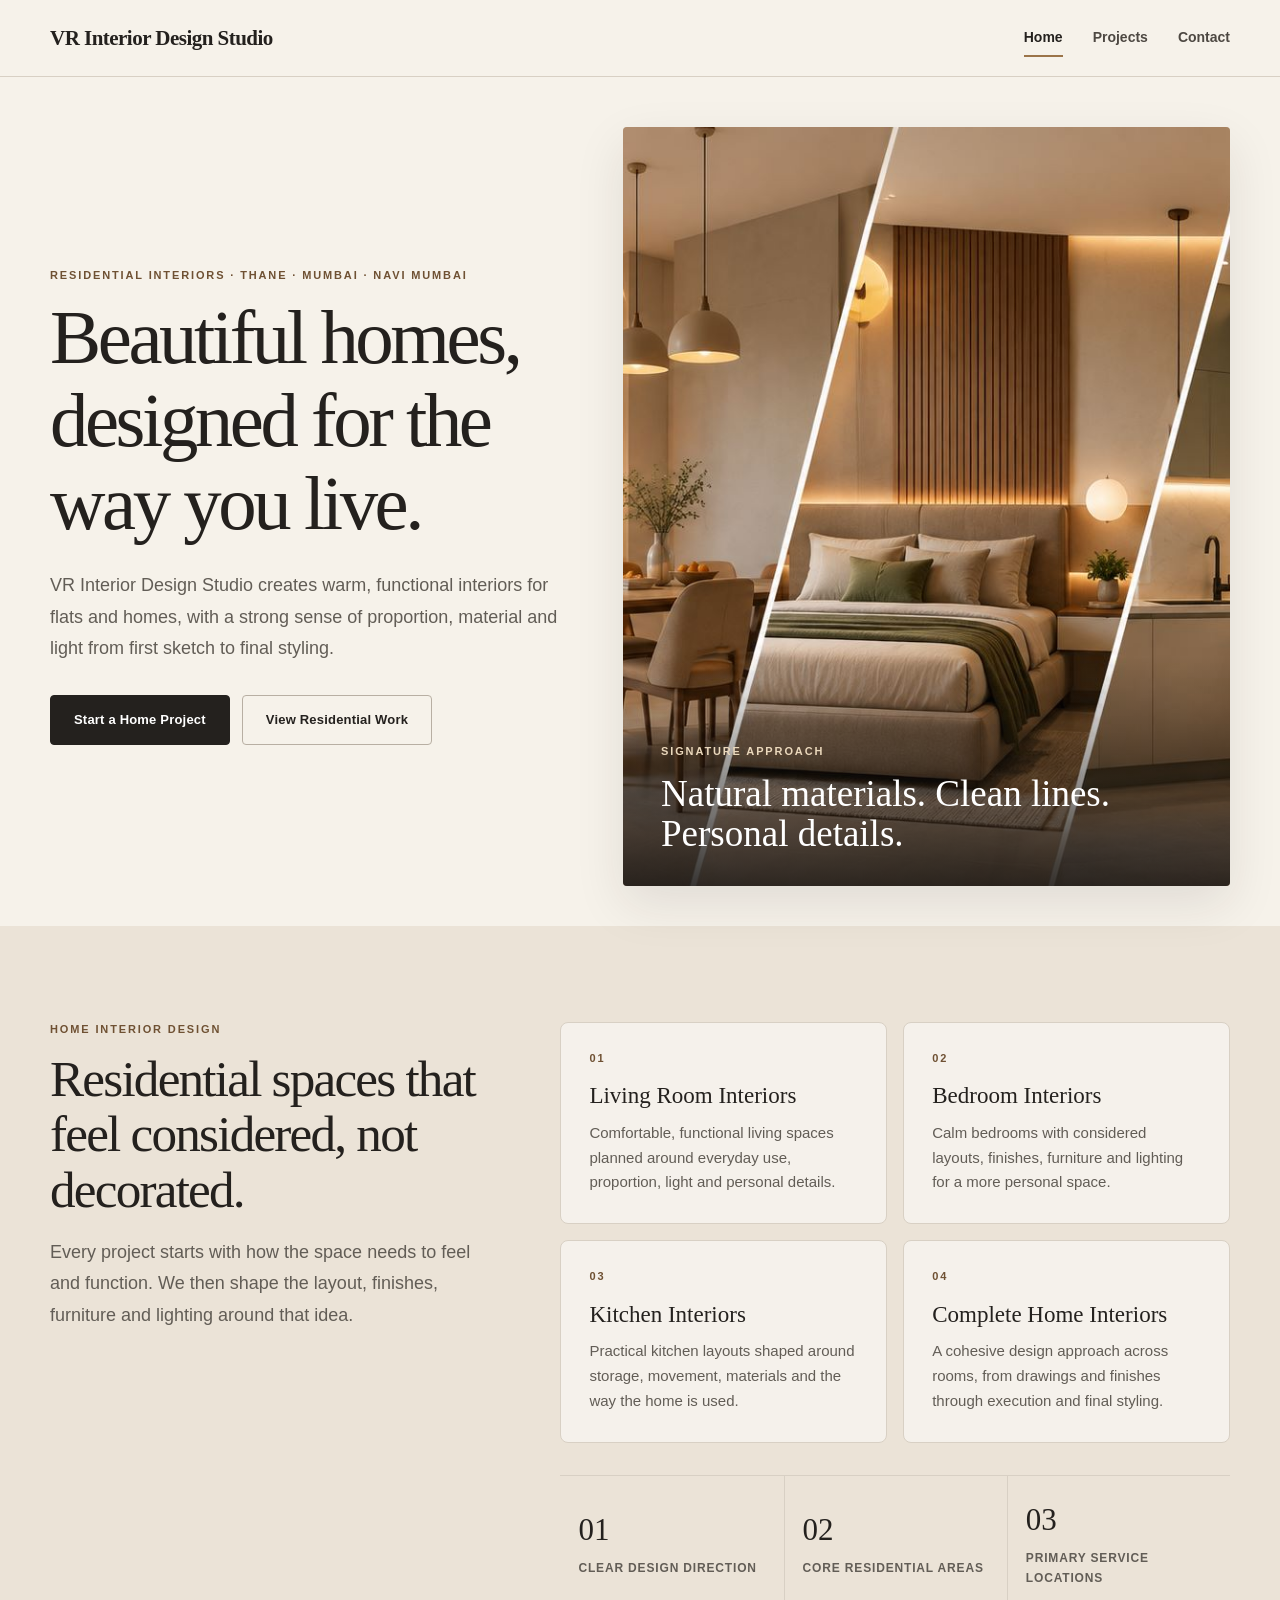
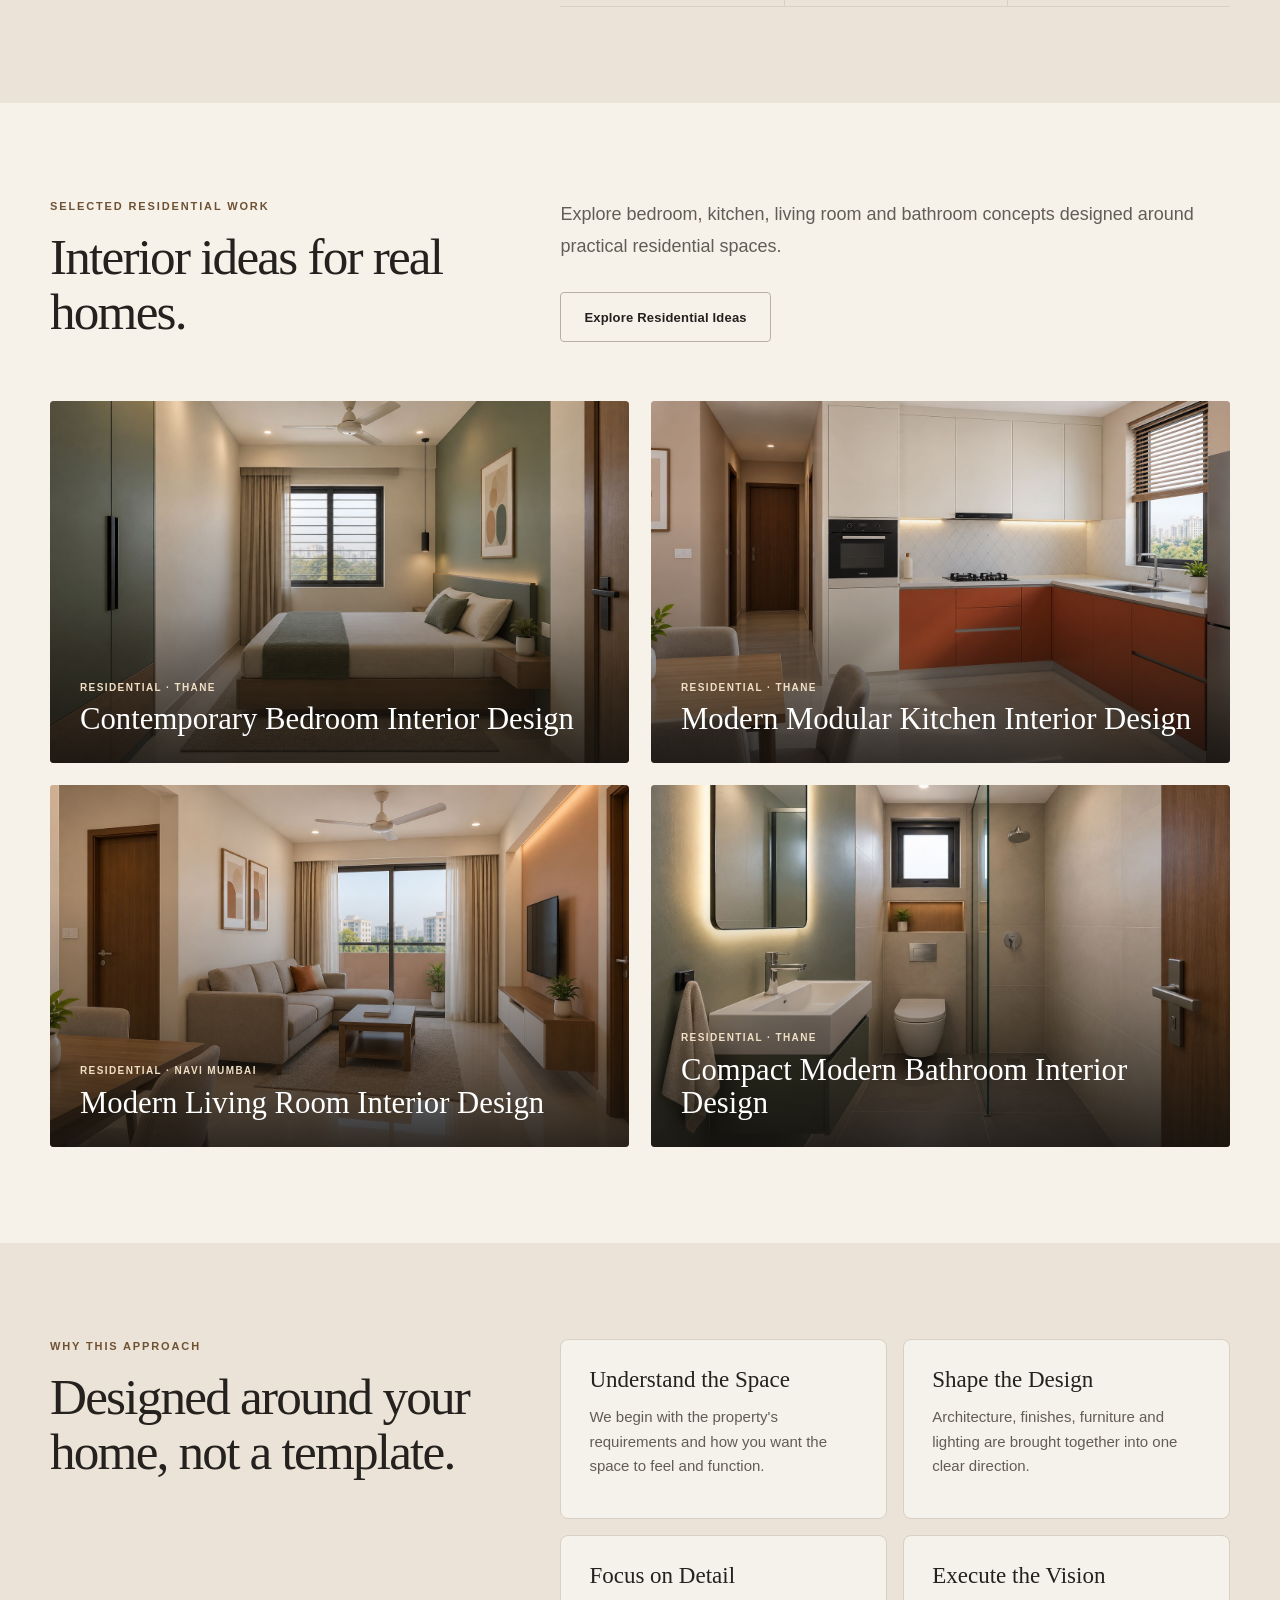
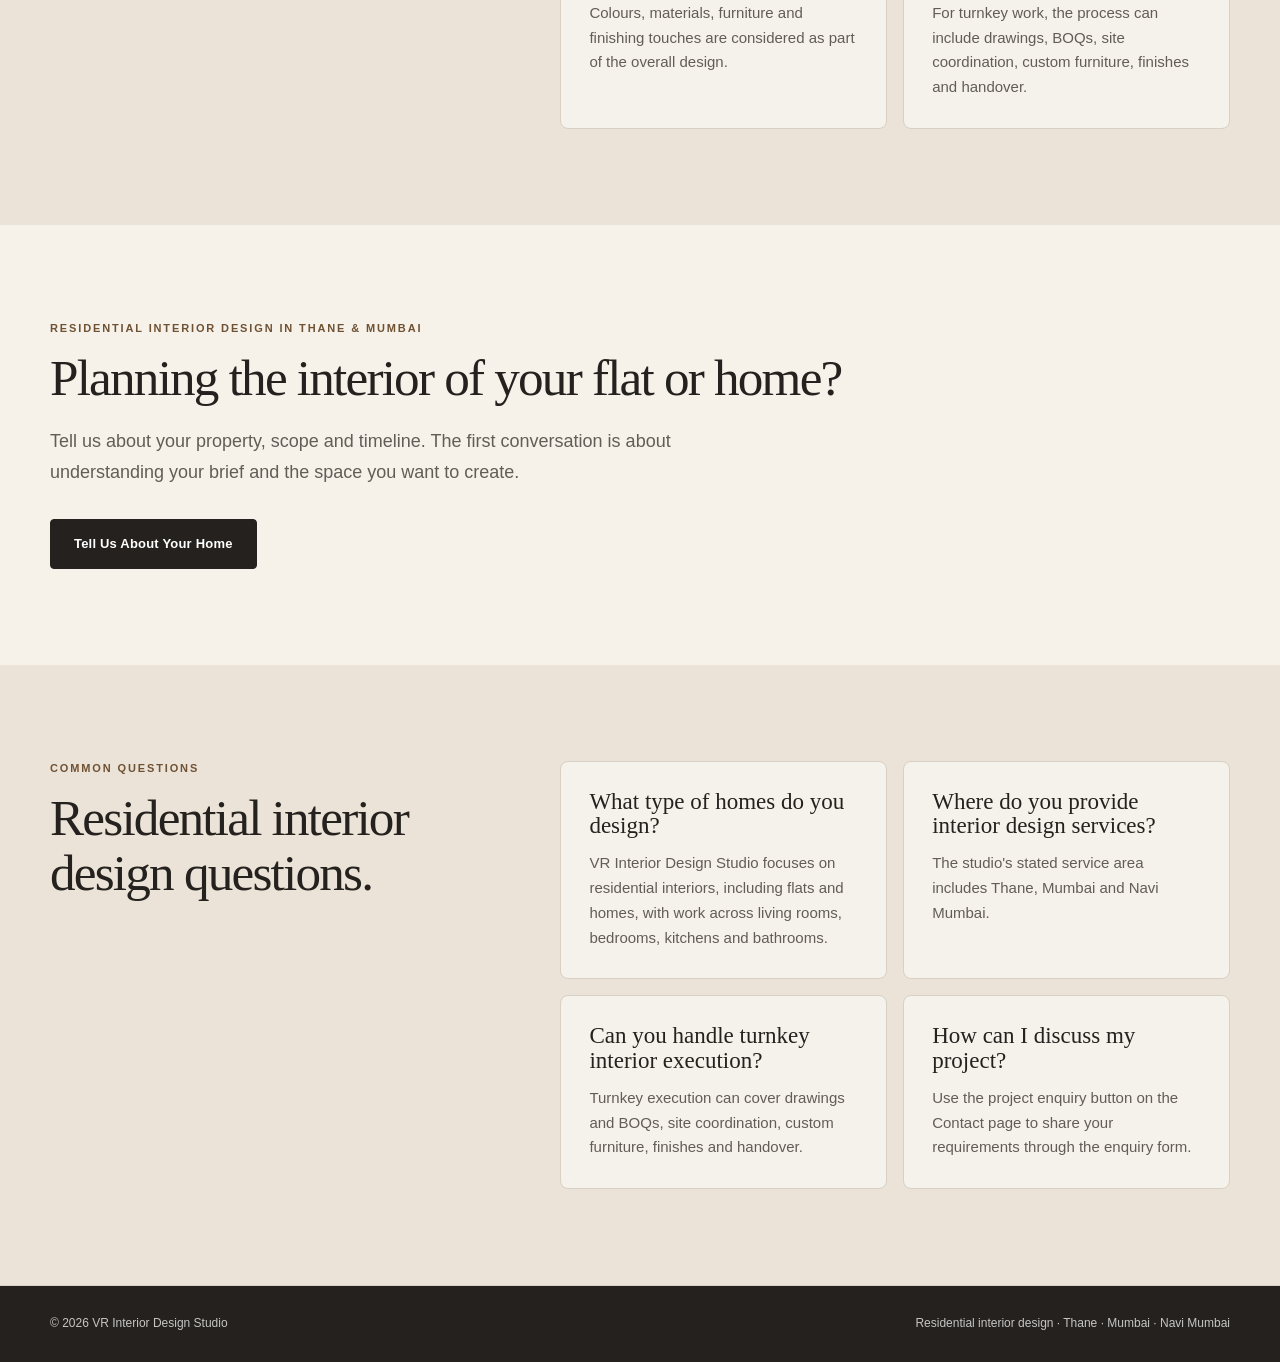
<file: index.html>
<!doctype html>
<html lang="en-IN">
<head>
<meta charset="utf-8">
<meta name="viewport" content="width=device-width, initial-scale=1">
<title>Interior Designers in Thane | VR Interior Design Studio</title>
<meta name="description" content="VR Interior Design Studio creates warm, functional residential interiors for flats and homes in Thane, Mumbai and Navi Mumbai.">
<meta name="robots" content="index, follow">
<link rel="canonical" href="https://vrinteriorsdesignstudio.in/">
<link rel="icon" href="/favicon.ico">
<link rel="stylesheet" href="css/style.css">
<meta property="og:type" content="website">
<meta property="og:site_name" content="VR Interior Design Studio">
<meta property="og:locale" content="en_IN">
<meta property="og:title" content="Interior Designers in Thane | VR Interior Design Studio">
<meta property="og:description" content="Explore residential interior design in Thane, Mumbai and Navi Mumbai. View projects and plan your home project with VR Interior Design Studio.">
<meta property="og:image" content="https://vrinteriorsdesignstudio.in/images/interior-designers.jpg">
<meta property="og:url" content="https://vrinteriorsdesignstudio.in/">
<meta property="og:image" content="https://vrinteriorsdesignstudio.in/images/interior-designers.jpg">
<meta property="og:image:alt" content="Warm modern residential interior used to represent VR Interior Design Studio's home interior services">

<!-- Freshness signals -->
<meta property="article:published_time" content="2026-10-18T00:00:00+05:30">
<meta property="article:modified_time" content="2026-10-18T00:00:00+05:30">

<link rel="stylesheet" href="css/style.css">
<!-- Google tag (gtag.js) -->
<script async src="https://www.googletagmanager.com/gtag/js?id=G-1P1995E1PD"></script>
<script>
  window.dataLayer = window.dataLayer || [];
  function gtag(){dataLayer.push(arguments);} 
  gtag('js', new Date());

  gtag('config', 'G-1P1995E1PD');
</script>
<script type="application/ld+json">
{
  "@context":"https://schema.org",
  "@type":"HomeAndConstructionBusiness",
  "name":"VR Interior Design Studio",
  "url":"https://vrinteriorsdesignstudio.in/",
  "email":"vrinteriorsdesignstudio.in@gmail.com",
  "areaServed":["Thane","Mumbai","Navi Mumbai"],
  "description":"Residential interior design studio creating warm, functional interiors for flats and homes, including living rooms, bedrooms, kitchens, bathrooms and complete home interiors.",
  "keywords":"Interior design, Residential interior design, Home interior design, Flat interior design, thane interior designer",
  "datePublished":"2026-10-18",
  "dateModified":"2026-10-18",
  "author": {
    "@type":"Organization",
    "name":"VR Interior Design Studio",
    "url":"https://vrinteriorsdesignstudio.in/about.html"
  }
}
</script>
<script type="application/ld+json">
{
  "@context": "https://schema.org",
  "@type": "WebPage",
  "url": "https://vrinteriorsdesignstudio.in/",
  "name": "VR Interior Design Studio — Thane & Mumbai Interiors",
  "description": "VR Interior Design Studio creates warm, functional residential interiors for flats and homes in Thane, Mumbai and Navi Mumbai.",
  "datePublished": "2026-10-18",
  "dateModified": "2026-10-18",
  "author": {
    "@type": "Organization",
    "name": "VR Interior Design Studio",
    "url": "https://vrinteriorsdesignstudio.in/about.html"
  },
  "publisher": {
    "@type": "Organization",
    "name": "VR Interior Design Studio",
    "logo": {
      "@type": "ImageObject",
      "url": "https://vrinteriorsdesignstudio.in/images/interior-designers.jpg"
    }
  }
}
</script>
<script type="application/ld+json">
{
  "@context": "https://schema.org",
  "@type": "FAQPage",
  "mainEntity": [
    {
      "@type": "Question",
      "name": "What type of homes do you design?",
      "acceptedAnswer": {
        "@type": "Answer",
        "text": "VR Interior Design Studio focuses on residential interiors, including flats and homes, with work across living rooms, bedrooms, kitchens and bathrooms."
      }
    },
    {
      "@type": "Question",
      "name": "Where do you provide interior design services?",
      "acceptedAnswer": {
        "@type": "Answer",
        "text": "The studio's stated service area includes Thane, Mumbai and Navi Mumbai."
      }
    },
    {
      "@type": "Question",
      "name": "Can you handle turnkey interior execution?",
      "acceptedAnswer": {
        "@type": "Answer",
        "text": "Turnkey execution can cover drawings and BOQs, site coordination, custom furniture, finishes and handover."
      }
    },
    {
      "@type": "Question",
      "name": "How can I discuss my project?",
      "acceptedAnswer": {
        "@type": "Answer",
        "text": "Use the project enquiry button on the Contact page to share your requirements through the enquiry form."
      }
    }
  ]
}
</script>
</head>
<body>
<header class="site-header">
  <div class="container header-inner">
    <a class="brand" href="index.html" aria-label="VR Interior Design Studio home">VR Interior Design Studio</a>
    <button class="nav-toggle" type="button" aria-expanded="false" aria-controls="site-nav" aria-label="Open navigation">
      <span></span><span></span><span></span>
    </button>
    <nav class="nav" id="site-nav" aria-label="Main navigation">
      <a href="index.html" aria-current="page">Home</a>
      <a href="work.html">Projects</a>
      <a href="contact.html">Contact</a>
    </nav>
  </div>
</header>

<main>
<section class="hero">
  <div class="container hero-grid">
    <div>
      <div class="eyebrow">Residential Interiors · Thane · Mumbai · Navi Mumbai</div>
      <h1>Beautiful homes, designed for the way you live.</h1>
      <p class="lead">VR Interior Design Studio creates warm, functional interiors for flats and homes, with a strong sense of proportion, material and light from first sketch to final styling.</p>
      <div class="actions">
        <a class="btn primary" href="contact.html">Start a Home Project</a>
        <a class="btn" href="work.html">View Residential Work</a>
      </div>
    </div>
    <div class="hero-card" aria-label="Residential interior design visual">
      <div class="hero-arch">
        <img src="images/interior-designers.jpg" alt="Warm modern residential interior design for a home in Thane and Mumbai" class="hero-image" width="1536" height="1024" fetchpriority="high" decoding="async">
      </div>
      <div class="caption">
        <div class="eyebrow light-eyebrow">Signature Approach</div>
        <h3>Natural materials. Clean lines. Personal details.</h3>
      </div>
    </div>
  </div>
</section>

<section class="section alt">
  <div class="container split">
    <div class="kicker">
      <div class="eyebrow">Home Interior Design</div>
      <h2>Residential spaces that feel considered, not decorated.</h2>
      <p class="lead">Every project starts with how the space needs to feel and function. We then shape the layout, finishes, furniture and lighting around that idea.</p>
    </div>
    <div class="cards">
      <article class="card"><div class="eyebrow">01</div><h3>Living Room Interiors</h3><p>Comfortable, functional living spaces planned around everyday use, proportion, light and personal details.</p></article>
      <article class="card"><div class="eyebrow">02</div><h3>Bedroom Interiors</h3><p>Calm bedrooms with considered layouts, finishes, furniture and lighting for a more personal space.</p></article>
      <article class="card"><div class="eyebrow">03</div><h3>Kitchen Interiors</h3><p>Practical kitchen layouts shaped around storage, movement, materials and the way the home is used.</p></article>
      <article class="card"><div class="eyebrow">04</div><h3>Complete Home Interiors</h3><p>A cohesive design approach across rooms, from drawings and finishes through execution and final styling.</p></article>
      <div class="stats">
        <div class="stat"><strong>01</strong><span>Clear design direction</span></div>
        <div class="stat"><strong>02</strong><span>Core residential areas</span></div>
        <div class="stat"><strong>03</strong><span>Primary service locations</span></div>
      </div>
    </div>
  </div>
</section>

<section class="section">
  <div class="container">
    <div class="split section-intro">
      <div><div class="eyebrow">Selected Residential Work</div><h2>Interior ideas for real homes.</h2></div>
      <div><p class="lead">Explore bedroom, kitchen, living room and bathroom concepts designed around practical residential spaces.</p><div class="actions"><a class="btn" href="work.html">Explore Residential Ideas</a></div></div>
    </div>
    <div class="work-grid">
      <a class="project one" href="work.html">
        <div class="project-bg"><img src="images/modern-bedroom-interior-design-thane.jpg" alt="Contemporary bedroom interior design in Thane" width="1472" height="832" loading="lazy" decoding="async"></div>
        <div class="project-copy"><span>Residential · Thane</span><h3>Contemporary Bedroom Interior Design</h3></div>
      </a>
      <a class="project two" href="work.html">
        <div class="project-bg"><img src="images/best-kitchen-area-interior-designer.jpg" alt="Modern modular kitchen interior design in Thane" width="1472" height="832" loading="lazy" decoding="async"></div>
        <div class="project-copy"><span>Residential · Thane</span><h3>Modern Modular Kitchen Interior Design</h3></div>
      </a>
      <a class="project three" href="work.html">
        <div class="project-bg"><img src="images/living-room-interior-design.jpg" alt="Modern living room interior design in Navi Mumbai" width="1472" height="832" loading="lazy" decoding="async"></div>
        <div class="project-copy"><span>Residential · Navi Mumbai</span><h3>Modern Living Room Interior Design</h3></div>
      </a>
      <a class="project four" href="work.html">
        <div class="project-bg"><img src="images/modern-bathroom-interior-design-thane.jpg" alt="Compact modern bathroom interior design in Thane" width="1472" height="832" loading="lazy" decoding="async"></div>
        <div class="project-copy"><span>Residential · Thane</span><h3>Compact Modern Bathroom Interior Design</h3></div>
      </a>
    </div>
  </div>
</section>

<section class="section alt">
  <div class="container split">
    <div class="kicker"><div class="eyebrow">Why This Approach</div><h2>Designed around your home, not a template.</h2></div>
    <div class="cards">
      <article class="card"><h3>Understand the Space</h3><p>We begin with the property's requirements and how you want the space to feel and function.</p></article>
      <article class="card"><h3>Shape the Design</h3><p>Architecture, finishes, furniture and lighting are brought together into one clear direction.</p></article>
      <article class="card"><h3>Focus on Detail</h3><p>Colours, materials, furniture and finishing touches are considered as part of the overall design.</p></article>
      <article class="card"><h3>Execute the Vision</h3><p>For turnkey work, the process can include drawings, BOQs, site coordination, custom furniture, finishes and handover.</p></article>
    </div>
  </div>
</section>

<section class="section">
  <div class="container cta">
    <div class="eyebrow">Residential Interior Design in Thane & Mumbai</div>
    <h2>Planning the interior of your flat or home?</h2>
    <p class="lead">Tell us about your property, scope and timeline. The first conversation is about understanding your brief and the space you want to create.</p>
    <div class="actions"><a class="btn primary" href="contact.html">Tell Us About Your Home</a></div>
  </div>
</section>

<section class="section alt">
  <div class="container split">
    <div class="kicker"><div class="eyebrow">Common Questions</div><h2>Residential interior design questions.</h2></div>
    <div class="cards">
      <article class="card"><h3>What type of homes do you design?</h3><p>VR Interior Design Studio focuses on residential interiors, including flats and homes, with work across living rooms, bedrooms, kitchens and bathrooms.</p></article>
      <article class="card"><h3>Where do you provide interior design services?</h3><p>The studio's stated service area includes Thane, Mumbai and Navi Mumbai.</p></article>
      <article class="card"><h3>Can you handle turnkey interior execution?</h3><p>Turnkey execution can cover drawings and BOQs, site coordination, custom furniture, finishes and handover.</p></article>
      <article class="card"><h3>How can I discuss my project?</h3><p>Use the project enquiry button on the Contact page to share your requirements through the enquiry form.</p></article>
    </div>
  </div>
</section>
</main>

<footer class="footer">
  <div class="container footer-inner">
    <div>© <span data-year>2026</span> VR Interior Design Studio</div>
    <div>Residential interior design · Thane · Mumbai · Navi Mumbai</div>
  </div>
</footer>
<script src="js/app.js" defer></script>
</body>
</html>
</file>
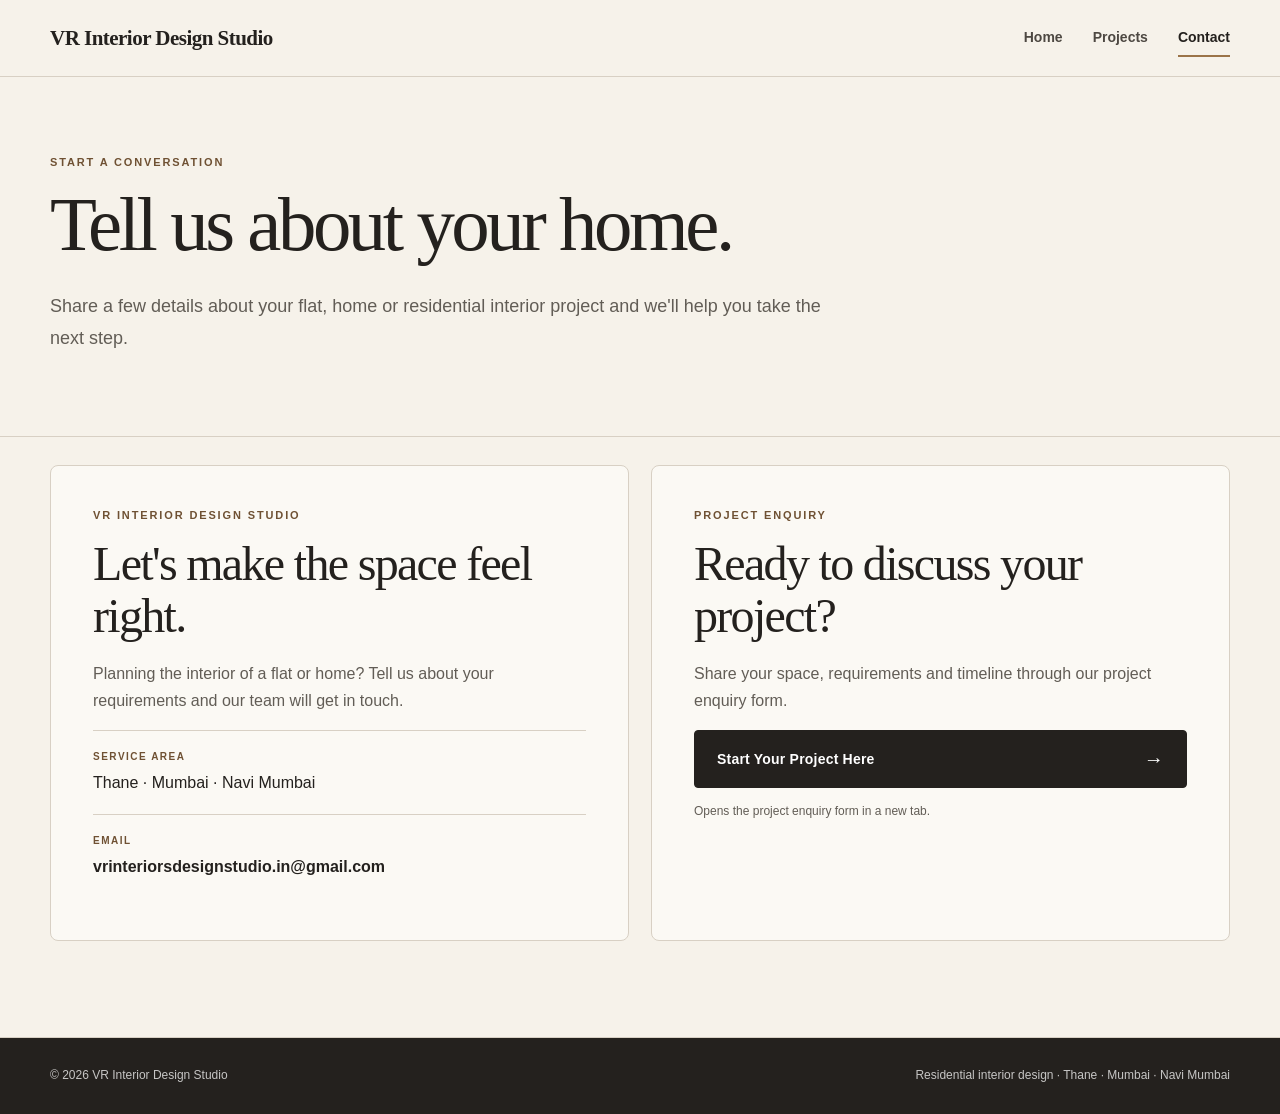
<file: contact.html>
<!doctype html>
<html lang="en-IN">
<head>
<meta charset="utf-8">
<meta name="viewport" content="width=device-width, initial-scale=1">
<title>Contact Residential Interior Designers in Thane | VR Interior Design Studio</title>
<meta name="description" content="Discuss your flat or home interior design project with VR Interior Design Studio in Thane, Mumbai or Navi Mumbai. Share your requirements through the project enquiry form.">
<meta name="robots" content="index, follow">
<link rel="canonical" href="https://vrinteriorsdesignstudio.in/contact.html">
<link rel="stylesheet" href="css/style.css">
</head>
<body>
<header class="site-header"><div class="container header-inner">
<a class="brand" href="index.html">VR Interior Design Studio</a>
<button class="nav-toggle" type="button" aria-expanded="false" aria-controls="site-nav" aria-label="Open navigation"><span></span><span></span><span></span></button>
<nav class="nav" id="site-nav" aria-label="Main navigation"><a href="index.html">Home</a><a href="work.html">Projects</a><a href="contact.html" aria-current="page">Contact</a></nav>
</div></header>
<main>
<section class="page-head"><div class="container"><div class="eyebrow">START A CONVERSATION</div><h1>Tell us about your home.</h1><p class="lead">Share a few details about your flat, home or residential interior project and we'll help you take the next step.</p></div></section>
<section class="section contact-section"><div class="container contact-grid">
<div class="contact-panel"><div class="eyebrow">VR Interior Design Studio</div><h2>Let's make the space feel right.</h2><p>Planning the interior of a flat or home? Tell us about your requirements and our team will get in touch.</p><div class="info-row"><small>Service Area</small>Thane · Mumbai · Navi Mumbai</div><div class="info-row"><small>Email</small><a href="mailto:vrinteriorsdesignstudio.in@gmail.com">vrinteriorsdesignstudio.in@gmail.com</a></div></div>
<div class="contact-panel"><div class="eyebrow">PROJECT ENQUIRY</div><h2>Ready to discuss your project?</h2><p>Share your space, requirements and timeline through our project enquiry form.</p><a href="https://docs.google.com/forms/d/e/1FAIpQLSeuGaTkdnTvVUq3gwgicaSkTu48bex0-Aa0MZv0o1pcDc_f0g/viewform?usp=publish-editor" class="btn primary enquiry-btn" target="_blank" rel="noopener noreferrer" aria-label="Open the VR Interior Design Studio project enquiry form"><span>Start Your Project Here</span><span class="btn-arrow" aria-hidden="true">→</span></a><p class="form-note">Opens the project enquiry form in a new tab.</p></div>
</div></section>
</main>
<footer class="footer"><div class="container footer-inner"><div>© <span data-year>2026</span> VR Interior Design Studio</div><div>Residential interior design · Thane · Mumbai · Navi Mumbai</div></div></footer>
<script src="js/app.js" defer></script>
</body>
</html>
</file>
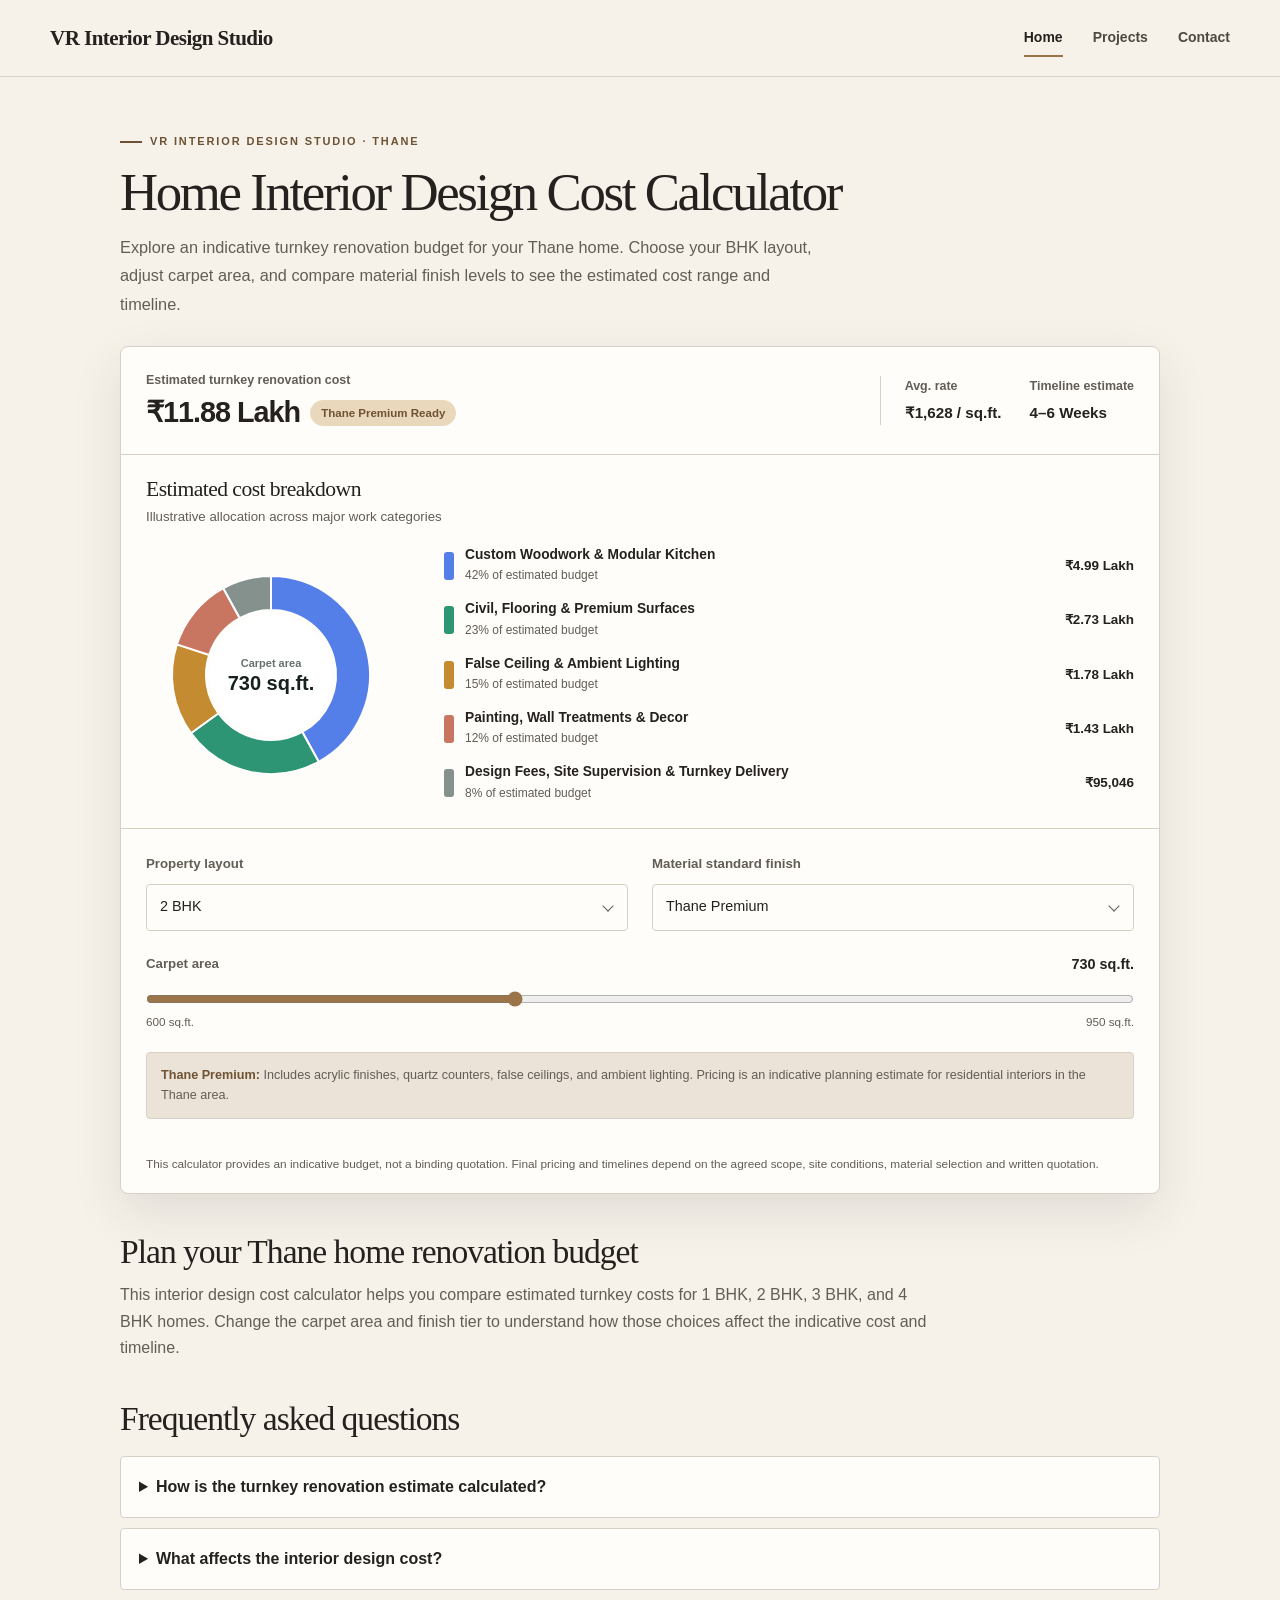
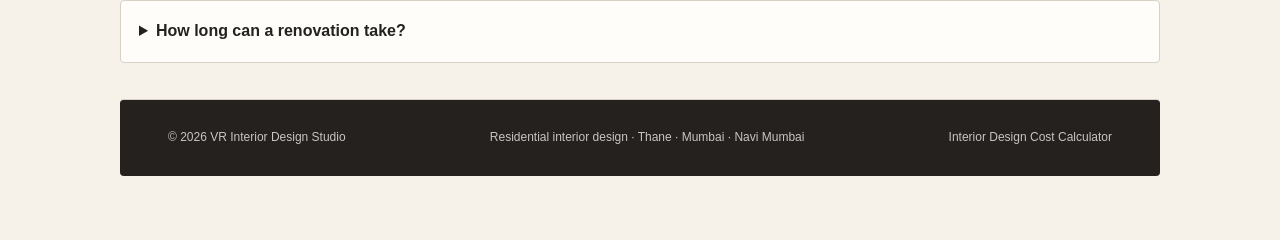
<file: thane-residential-interior-design-cost.html>
<!doctype html>
<html lang="en-IN">
<head>
  <meta charset="utf-8">
  <meta name="viewport" content="width=device-width, initial-scale=1">
  <meta name="theme-color" content="#f8faf9">
  <meta name="robots" content="index,follow,max-image-preview:large">

  <title>Interior Design Cost Calculator in Thane | VR Interior Design Studio</title>
  <meta name="description" content="Estimate turnkey home interior design costs in Thane. Compare 1 BHK, 2 BHK, 3 BHK and 4 BHK layouts with finish tiers and get an indicative renovation budget and timeline.">
  <meta name="keywords" content="interior design cost in Thane, home renovation cost Thane, turnkey interior design Thane, 1 BHK interior cost, 2 BHK interior cost, 3 BHK interior cost, 4 BHK interior cost">
  <link rel="canonical" href="https://vrinteriorsdesignstudio.in/interior-design-cost-calculator/">
  <link rel="stylesheet" href="css/style.css">
  <meta property="og:type" content="website">
  <meta property="og:locale" content="en_IN">
  <meta property="og:site_name" content="VR Interior Design Studio">
  <meta property="og:title" content="Interior Design Cost Calculator in Thane | VR Interior Design Studio">
  <meta property="og:description" content="Estimate turnkey home interior design costs in Thane. Compare layouts and finish tiers to plan your renovation budget and timeline.">
  <meta property="og:url" content="https://vrinteriordesigns.com/thane/interior-design-cost-calculator/">

  <meta name="twitter:card" content="summary_large_image">
  <meta name="twitter:title" content="Interior Design Cost Calculator in Thane | VR Interior Design Studio">
  <meta name="twitter:description" content="Estimate turnkey home interior design costs in Thane. Compare layouts and finish tiers to plan your renovation budget and timeline.">

  <script type="application/ld+json">
  {
    "@context": "https://schema.org",
    "@type": "WebPage",
    "url": "https://vrinteriorsdesignstudio.in/interior-design-cost-calculator/",
    "name": "Interior Design Cost Calculator in Thane",
    "description": "Interactive turnkey home interior cost calculator for comparing property layouts, carpet area, finish tiers, estimated costs, and renovation timelines.",
    "inLanguage": "en-IN",
    "publisher": {
      "@type": "Organization",
      "name": "VR Interior Design Studio",
      "url": "https://vrinteriorsdesignstudio.in/"
    },
    "mainEntity": {
      "@type": "Thing",
      "name": "Home interior design and turnkey renovation cost estimation"
    }
  }
  </script>

  <script type="application/ld+json">
  {
    "@context": "https://schema.org",
    "@type": "FAQPage",
    "mainEntity": [
      {
        "@type": "Question",
        "name": "How is the turnkey renovation estimate calculated?",
        "acceptedAnswer": {
          "@type": "Answer",
          "text": "The estimate multiplies the selected carpet area by the chosen finish tier rate and adds a 5% logistics markup. It is an indicative planning estimate, not a final quotation."
        }
      },
      {
        "@type": "Question",
        "name": "What affects the interior design cost?",
        "acceptedAnswer": {
          "@type": "Answer",
          "text": "The estimate changes with the carpet area, layout, and finish tier. Final project costs may also depend on the agreed scope, site conditions, material selection, fittings, and custom requirements."
        }
      },
      {
        "@type": "Question",
        "name": "How long can a renovation take?",
        "acceptedAnswer": {
          "@type": "Answer",
          "text": "This calculator estimates 4–6 weeks for areas below 800 sq. ft., 6–8 weeks for areas from 800 to below 1,300 sq. ft., and 8–12 weeks for areas of 1,300 sq. ft. or more. Actual timelines vary by scope and site."
        }
      }
    ]
  }
  </script>
  <style>
    .page-shell { width: min(100% - 32px, 1040px); margin: 0 auto; padding: 48px 0 64px; }
    .page-header { max-width: 760px; margin-bottom: 28px; }
    .page-header .eyebrow { display: inline-flex; align-items: center; gap: 8px; }
    .page-header .eyebrow::before { content: ""; display: inline-block; width: 22px; height: 2px; background: currentColor; }
    .page-header h1 { max-width: 760px; margin: 0 0 12px; font-size: clamp(2rem, 5vw, 3.3rem); line-height: 1.08; letter-spacing: -.045em; font-weight: 400; }
    .lede { max-width: 700px; margin: 0; color: var(--muted); font-size: 1.02rem; line-height: 1.75; }
    .calculator { overflow: hidden; border: 1px solid var(--border); border-radius: var(--radius); background: var(--surface); box-shadow: var(--shadow); }
    .estimate-summary { display: flex; flex-wrap: wrap; align-items: center; justify-content: space-between; gap: 18px; padding: 23px 25px; border-bottom: 1px solid var(--border); }
    .estimate-label, .metric-label { display: block; color: var(--muted); font-size: .78rem; font-weight: 650; }
    .estimate-label { margin-bottom: 4px; }
    .estimate-total { display: flex; flex-wrap: wrap; align-items: center; gap: 10px; color: var(--text); font-size: clamp(1.45rem, 3.5vw, 1.8rem); line-height: 1.25; font-weight: 700; letter-spacing: -.035em; font-variant-numeric: tabular-nums; }
    .tier-badge { display: inline-flex; align-items: center; padding: 5px 10px; border: 1px solid var(--accent-light); border-radius: 999px; background: var(--accent-light); color: var(--accent-dark); font-size: .72rem; font-weight: 700; letter-spacing: 0; white-space: nowrap; }
    .metrics { display: flex; gap: 28px; padding-left: 24px; border-left: 1px solid var(--border); }
    .metric-value { display: block; margin-top: 3px; color: var(--text); font-size: .95rem; font-weight: 700; font-variant-numeric: tabular-nums; white-space: nowrap; }
    .breakdown { padding: 22px 25px 24px; border-bottom: 1px solid var(--border); }
    .section-heading { display: flex; align-items: flex-end; justify-content: space-between; gap: 16px; margin: 0 0 18px; }
    .section-heading h2 { margin: 0; font-size: 1.35rem; line-height: 1.2; letter-spacing: -.025em; font-weight: 400; }
    .section-heading p { margin: 3px 0 0; color: var(--muted); font-size: .83rem; }
    .chart-layout { display: grid; grid-template-columns: minmax(190px, 250px) minmax(0, 1fr); align-items: center; gap: clamp(20px, 5vw, 48px); }
    .donut-wrap { width: 100%; max-width: 250px; margin: 0 auto; }
    #costChart { display: block; width: 100%; height: auto; overflow: visible; }
    .legend { display: grid; gap: 14px; margin: 0; padding: 0; list-style: none; }
    .legend-item { display: grid; grid-template-columns: 11px minmax(0, 1fr) auto; align-items: center; gap: 10px; }
    .legend-swatch { width: 10px; height: 28px; border-radius: 3px; }
    .legend-name { display: block; color: var(--text); font-size: .86rem; font-weight: 650; line-height: 1.35; }
    .legend-share { display: block; margin-top: 2px; color: var(--muted); font-size: .75rem; }
    .legend-value { padding-left: 8px; color: var(--text); font-size: .84rem; font-weight: 700; font-variant-numeric: tabular-nums; white-space: nowrap; }
    .controls { padding: 24px 25px 22px; }
    .controls-grid { display: grid; grid-template-columns: 1fr 1fr; gap: 22px 24px; }
    .field { min-width: 0; }
    .field label, .field-label { display: flex; justify-content: space-between; align-items: center; gap: 10px; margin-bottom: 9px; color: var(--muted); font-size: .83rem; font-weight: 650; }
    .select-wrap { position: relative; }
    .page-shell select { width: 100%; min-height: 47px; appearance: none; padding: 0 42px 0 13px; border: 1px solid var(--border); border-radius: 4px; background: var(--surface); color: var(--text); font: inherit; font-size: .9rem; cursor: pointer; }
    .select-wrap::after { content: ""; position: absolute; top: 18px; right: 16px; width: 8px; height: 8px; border-right: 1.7px solid var(--muted); border-bottom: 1.7px solid var(--muted); transform: rotate(45deg); pointer-events: none; }
    .area-number { color: var(--text); font-size: .9rem; font-weight: 700; font-variant-numeric: tabular-nums; white-space: nowrap; }
    .page-shell input[type="range"] { display: block; width: 100%; margin: 15px 0 5px; accent-color: var(--accent); cursor: pointer; }
    .range-limits { display: flex; justify-content: space-between; color: var(--muted); font-size: .73rem; }
    .tier-note { margin: 20px 0 0; padding: 12px 14px; border: 1px solid var(--border); border-radius: 4px; background: var(--bg-alt); color: var(--muted); font-size: .79rem; }
    .tier-note strong { color: var(--accent-dark); }
    .estimate-disclaimer { margin: 0; padding: 14px 25px 18px; color: var(--muted); font-size: .74rem; }
    .content-section { margin-top: 38px; }
    .assumptions-note { margin: 0; padding: 15px 25px 18px; border-top: 1px solid var(--border); background: var(--bg); color: var(--muted); font-size: .78rem; }
    .assumptions-note strong { color: var(--text); }
    .quote-cta { display: grid; grid-template-columns: minmax(0, 1.1fr) minmax(280px, .9fr); gap: 26px; align-items: start; margin-top: 38px; padding: 26px; border: 1px solid var(--border); border-radius: var(--radius); background: var(--surface); box-shadow: var(--shadow); }
    .quote-cta h2 { margin: 0 0 9px; font-size: clamp(1.5rem, 3vw, 2rem); line-height: 1.15; letter-spacing: -.03em; font-weight: 400; }
    .quote-cta p { margin: 0 0 15px; color: var(--muted); font-size: .92rem; }
    .contact-actions { display: flex; flex-wrap: wrap; gap: 10px; }
    .button-link.secondary { background: transparent; color: var(--text); border-color: #b8afa3; }
    .button-link.secondary:hover { background: var(--bg-alt); border-color: var(--text); }
    .quote-form { display: grid; gap: 13px; }
    .quote-form label { display: block; margin-bottom: 5px; color: var(--muted); font-size: .8rem; font-weight: 650; }
    .quote-form input, .quote-form textarea { display: block; width: 100%; min-height: 43px; padding: 10px 12px; border: 1px solid var(--border); border-radius: 4px; background: var(--surface); color: var(--text); font: inherit; font-size: .9rem; }
    .quote-form textarea { min-height: 88px; resize: vertical; }
    .form-hint { margin: 0 !important; color: var(--muted); font-size: .76rem !important; }
    .form-status { color: var(--accent-dark); font-size: .85rem; }
    .quote-contact-line { margin-top: 16px; color: var(--muted); font-size: .84rem; }
    .quote-contact-line a { color: var(--accent-dark); font-weight: 700; }
    .content-section h2 { margin: 0 0 10px; font-size: clamp(1.6rem, 3vw, 2.1rem); line-height: 1.2; letter-spacing: -.03em; font-weight: 400; }
    .content-section p { max-width: 820px; margin: 0; color: var(--muted); }
    .faq-list { display: grid; gap: 10px; margin-top: 16px; }
    .page-shell details { padding: 17px 18px; border: 1px solid var(--border); border-radius: 4px; background: var(--surface); }
    .page-shell summary { color: var(--text); font-weight: 700; cursor: pointer; }
    .page-shell details p { padding-top: 10px; font-size: .92rem; }
    .page-shell > footer { margin-top: 36px; padding: 28px 24px; border-top: 1px solid var(--border); border-radius: 4px; background: var(--dark); color: rgba(255,255,255,.74); font-size: 12px; }
    @media (max-width: 680px) {
      .page-shell { width: min(100% - 22px, 1040px); padding-top: 30px; }
      .estimate-summary { align-items: flex-start; padding: 19px 17px; }
      .metrics { width: 100%; justify-content: flex-start; gap: 24px; padding: 13px 0 0; border-left: 0; border-top: 1px solid var(--border); }
      .breakdown { padding: 20px 17px; }
      .chart-layout { grid-template-columns: minmax(0, 1fr); gap: 22px; }
      .donut-wrap { width: min(100%, 230px); }
      .legend { gap: 13px; }
      .controls { padding: 21px 17px; }
      .controls-grid { grid-template-columns: minmax(0, 1fr); gap: 19px; }
      .quote-cta { grid-template-columns: minmax(0, 1fr); padding: 20px 17px; }
      .assumptions-note { padding: 12px 17px 16px; }
      .estimate-disclaimer { padding: 12px 17px 16px; }
      .page-shell > footer { padding: 22px 17px; }
    }
  </style>
</head>
<body>
  <header class="site-header">
  <div class="container header-inner">
    <a class="brand" href="https://vrinteriorsdesignstudio.in" aria-label="VR Interior Design Studio home">VR Interior Design Studio</a>
    <button class="nav-toggle" type="button" aria-expanded="false" aria-controls="site-nav" aria-label="Open navigation">
      <span></span><span></span><span></span>
    </button>
    <nav class="nav" id="site-nav" aria-label="Main navigation">
      <a href="index.html" aria-current="page">Home</a>
      <a href="work.html">Projects</a>
      <a href="contact.html">Contact</a>
    </nav>
  </div></header>
  <main id="main" class="page-shell">
    <header class="page-header">
      <p class="eyebrow">VR Interior Design Studio · Thane</p>
      <h1>Home Interior Design Cost Calculator</h1>
      <p class="lede">Explore an indicative turnkey renovation budget for your Thane home. Choose your BHK layout, adjust carpet area, and compare material finish levels to see the estimated cost range and timeline.</p>
    </header>

    <section class="calculator" aria-label="Interactive home renovation cost calculator">
      <div class="estimate-summary" aria-live="polite" aria-atomic="true">
        <div>
          <span class="estimate-label">Estimated turnkey renovation cost</span>
          <div class="estimate-total"><span id="totalCost">₹11.88 Lakh</span><span class="tier-badge" id="tierBadge">Thane Premium Ready</span></div>
        </div>
        <div class="metrics">
          <div><span class="metric-label">Avg. rate</span><span class="metric-value" id="rateValue">₹1,628 / sq.ft.</span></div>
          <div><span class="metric-label">Timeline estimate</span><span class="metric-value" id="timelineValue">4–6 Weeks</span></div>
        </div>
      </div>

      <div class="breakdown">
        <div class="section-heading">
          <div><h2>Estimated cost breakdown</h2><p>Illustrative allocation across major work categories</p></div>
        </div>
        <div class="chart-layout">
          <div class="donut-wrap">
            <svg id="costChart" viewBox="0 0 250 250" role="img" aria-labelledby="chartTitle chartDesc">
              <title id="chartTitle">Renovation cost distribution</title>
              <desc id="chartDesc">An illustrative chart showing how the estimated renovation budget is divided among work categories.</desc>
              <g id="chartSlices"></g>
              <circle cx="125" cy="125" r="61" fill="#ffffff"></circle>
              <text x="125" y="117" text-anchor="middle" fill="#64716d" font-size="11" font-weight="600">Carpet area</text>
              <text id="chartArea" x="125" y="140" text-anchor="middle" fill="#17211f" font-size="20" font-weight="760">730 sq.ft.</text>
            </svg>
          </div>
          <ul class="legend" id="costLegend" aria-label="Cost categories"></ul>
        </div>
      </div>

      <div class="controls">
        <div class="controls-grid">
          <div class="field">
            <label for="layoutSelect">Property layout</label>
            <div class="select-wrap">
              <select id="layoutSelect" name="layout">
                <option value="1bhk">1 BHK</option>
                <option value="2bhk" selected>2 BHK</option>
                <option value="3bhk">3 BHK</option>
                <option value="4bhk">4 BHK / Duplex</option>
              </select>
            </div>
          </div>
          <div class="field">
            <label for="tierSelect">Material standard finish</label>
            <div class="select-wrap">
              <select id="tierSelect" name="finish">
                <option value="essential">Essential Comfort</option>
                <option value="premium" selected>Thane Premium</option>
                <option value="luxury">Bespoke Luxury</option>
              </select>
            </div>
          </div>
          <div class="field" style="grid-column: 1 / -1;">
            <label for="areaRange"><span>Carpet area</span><span class="area-number" id="areaValue">730 sq.ft.</span></label>
            <input id="areaRange" type="range" min="600" max="950" value="730" step="10" aria-label="Adjust carpet area in square feet">
            <div class="range-limits"><span id="areaMinLabel">600 sq.ft.</span><span id="areaMaxLabel">950 sq.ft.</span></div>
          </div>
        </div>
        <p class="tier-note" id="tierNote"><strong>Thane Premium:</strong> Includes acrylic finishes, quartz counters, false ceilings, and ambient lighting. Pricing is an indicative planning estimate for residential interiors in the Thane area.</p>
      </div>
      <p class="estimate-disclaimer">This calculator provides an indicative budget, not a binding quotation. Final pricing and timelines depend on the agreed scope, site conditions, material selection and written quotation.</p>
    </section>

    <section class="content-section" aria-labelledby="about-heading">
      <h2 id="about-heading">Plan your Thane home renovation budget</h2>
      <p>This interior design cost calculator helps you compare estimated turnkey costs for 1 BHK, 2 BHK, 3 BHK, and 4 BHK homes. Change the carpet area and finish tier to understand how those choices affect the indicative cost and timeline.</p>
    </section>

    <section class="content-section" aria-labelledby="faq-heading">
      <h2 id="faq-heading">Frequently asked questions</h2>
      <div class="faq-list">
        <details>
          <summary>How is the turnkey renovation estimate calculated?</summary>
          <p>The estimate multiplies your selected carpet area by the selected finish tier rate and applies a 5% logistics adjustment. It is an indicative planning estimate, not a final quotation and should be verified with a site visit.</p>
        </details>
        <details>
          <summary>What affects the interior design cost?</summary>
          <p>The displayed estimate changes with carpet area and the finish tier. Final project costs may also depend on the agreed scope, site conditions, materials, fittings, and custom requirements.</p>
        </details>
        <details>
          <summary>How long can a renovation take?</summary>
          <p>The calculator estimates 4–6 weeks for areas below 800 sq. ft., 6–8 weeks for areas from 800 to below 1,300 sq. ft., and 8–12 weeks for areas of 1,300 sq. ft. or more. Actual timelines vary with scope and site readiness.</p>
        </details>
      </div>
    </section>
    <footer class="footer">
	<div class="container footer-inner">
		<div>© <span data-year="">2026</span> VR Interior Design Studio</div>
		<div>Residential interior design · Thane · Mumbai · Navi Mumbai</div>
		<a href="https://vrinteriorsdesignstudio.in/thane-residential-interior-design-cost.html">Interior Design Cost Calculator</a>
  </div>
</footer>
  </main>

  <script>
    (() => {
      'use strict';

      const CONFIGURATIONS = {
        '1bhk': { label: '1 BHK', defaultCarpet: 450, minCarpet: 350, maxCarpet: 600 },
        '2bhk': { label: '2 BHK', defaultCarpet: 730, minCarpet: 600, maxCarpet: 950 },
        '3bhk': { label: '3 BHK', defaultCarpet: 1100, minCarpet: 900, maxCarpet: 1400 },
        '4bhk': { label: '4 BHK / Duplex', defaultCarpet: 1800, minCarpet: 1400, maxCarpet: 2500 }
      };
      const MATERIAL_TIERS = {
        essential: { label: 'Essential Comfort', badge: 'Essential Comfort Ready', ratePerSqFt: 900, description: 'quality laminates, premium modular systems, and standard fittings' },
        premium: { label: 'Thane Premium', badge: 'Thane Premium Ready', ratePerSqFt: 1550, description: 'acrylic finishes, quartz counters, false ceilings, and ambient lighting' },
        luxury: { label: 'Bespoke Luxury', badge: 'Bespoke Luxury Ready', ratePerSqFt: 2400, description: 'Italian marble details, high-end veneered woodwork, and custom-automation-ready finishes' }
      };
      const CATEGORIES = [
        { name: 'Custom Woodwork & Modular Kitchen', weight: 0.42, color: '#547fe8' },
        { name: 'Civil, Flooring & Premium Surfaces', weight: 0.23, color: '#2d9474' },
        { name: 'False Ceiling & Ambient Lighting', weight: 0.15, color: '#c48b31' },
        { name: 'Painting, Wall Treatments & Decor', weight: 0.12, color: '#c87561' },
        { name: 'Design Fees, Site Supervision & Turnkey Delivery', weight: 0.08, color: '#85918d' }
      ];
      const LOGISTICS_MARKUP = 1.05;
      const formatRupees = (value) => '₹' + Math.round(value).toLocaleString('en-IN');
      const formatCost = (value) => value >= 100000 ? `₹${(value / 100000).toFixed(2)} Lakh` : formatRupees(value);
      const byId = (id) => document.getElementById(id);
      const layoutSelect = byId('layoutSelect');
      const tierSelect = byId('tierSelect');
      const areaRange = byId('areaRange');

      function timelineFor(area) {
        if (area < 800) return '4–6 Weeks';
        if (area < 1300) return '6–8 Weeks';
        return '8–12 Weeks';
      }

      function polarPoint(cx, cy, radius, angle) {
        return { x: cx + radius * Math.cos(angle), y: cy + radius * Math.sin(angle) };
      }

      function donutPath(cx, cy, outerRadius, innerRadius, startAngle, endAngle) {
        const startOuter = polarPoint(cx, cy, outerRadius, startAngle);
        const endOuter = polarPoint(cx, cy, outerRadius, endAngle);
        const endInner = polarPoint(cx, cy, innerRadius, endAngle);
        const startInner = polarPoint(cx, cy, innerRadius, startAngle);
        const largeArc = endAngle - startAngle > Math.PI ? 1 : 0;
        return [
          `M ${startOuter.x} ${startOuter.y}`,
          `A ${outerRadius} ${outerRadius} 0 ${largeArc} 1 ${endOuter.x} ${endOuter.y}`,
          `L ${endInner.x} ${endInner.y}`,
          `A ${innerRadius} ${innerRadius} 0 ${largeArc} 0 ${startInner.x} ${startInner.y}`,
          'Z'
        ].join(' ');
      }

      function renderChart(area, totalCost) {
        const slices = byId('chartSlices');
        const legend = byId('costLegend');
        slices.replaceChildren();
        legend.replaceChildren();
        let angle = -Math.PI / 2;

        CATEGORIES.forEach((category) => {
          const endAngle = angle + category.weight * Math.PI * 2;
          const costShare = Math.round(totalCost * category.weight);
          const path = document.createElementNS('http://www.w3.org/2000/svg', 'path');
          path.setAttribute('d', donutPath(125, 125, 99, 65, angle, endAngle));
          path.setAttribute('fill', category.color);
          path.setAttribute('stroke', '#ffffff');
          path.setAttribute('stroke-width', '2');
          path.setAttribute('aria-label', `${category.name}: ${formatCost(costShare)}`);
          slices.appendChild(path);
          angle = endAngle;

          const item = document.createElement('li');
          item.className = 'legend-item';
          const swatch = document.createElement('span');
          swatch.className = 'legend-swatch';
          swatch.style.backgroundColor = category.color;
          swatch.setAttribute('aria-hidden', 'true');
          const text = document.createElement('span');
          const name = document.createElement('span');
          name.className = 'legend-name';
          name.textContent = category.name;
          const share = document.createElement('span');
          share.className = 'legend-share';
          share.textContent = `${Math.round(category.weight * 100)}% of estimated budget`;
          text.append(name, share);
          const value = document.createElement('span');
          value.className = 'legend-value';
          value.textContent = formatCost(costShare);
          item.append(swatch, text, value);
          legend.appendChild(item);
        });
        byId('chartArea').textContent = `${area.toLocaleString('en-IN')} sq.ft.`;
        byId('chartDesc').textContent = `Illustrative cost breakdown for ${area.toLocaleString('en-IN')} square feet. Total estimated cost ${formatCost(totalCost)}.`;
      }

      function render() {
        const config = CONFIGURATIONS[layoutSelect.value] || CONFIGURATIONS['2bhk'];
        const tier = MATERIAL_TIERS[tierSelect.value] || MATERIAL_TIERS.premium;
        const area = Number(areaRange.value);
        const totalCost = Math.round(area * tier.ratePerSqFt * LOGISTICS_MARKUP);
        const averageRate = Math.round(tier.ratePerSqFt * LOGISTICS_MARKUP);

        byId('totalCost').textContent = formatCost(totalCost);
        byId('tierBadge').textContent = tier.badge;
        byId('rateValue').textContent = `${formatRupees(averageRate)} / sq.ft.`;
        byId('timelineValue').textContent = timelineFor(area);
        byId('areaValue').textContent = `${area.toLocaleString('en-IN')} sq.ft.`;
        byId('areaMinLabel').textContent = `${config.minCarpet.toLocaleString('en-IN')} sq.ft.`;
        byId('areaMaxLabel').textContent = `${config.maxCarpet.toLocaleString('en-IN')} sq.ft.`;
        byId('tierNote').replaceChildren();
        const strong = document.createElement('strong');
        strong.textContent = `${tier.label}: `;
        byId('tierNote').append(strong, `Includes ${tier.description}. Pricing is an indicative planning estimate for residential interiors in the Thane area.`);
        areaRange.min = String(config.minCarpet);
        areaRange.max = String(config.maxCarpet);
        areaRange.setAttribute('aria-valuetext', `${area.toLocaleString('en-IN')} square feet`);
        renderChart(area, totalCost);
      }

      layoutSelect.addEventListener('change', () => {
        const config = CONFIGURATIONS[layoutSelect.value] || CONFIGURATIONS['2bhk'];
        areaRange.min = String(config.minCarpet);
        areaRange.max = String(config.maxCarpet);
        areaRange.value = String(config.defaultCarpet);
        render();
      });
      tierSelect.addEventListener('change', render);
      areaRange.addEventListener('input', render);
      render();
    })();
  </script>
</body>
</html>
</file>
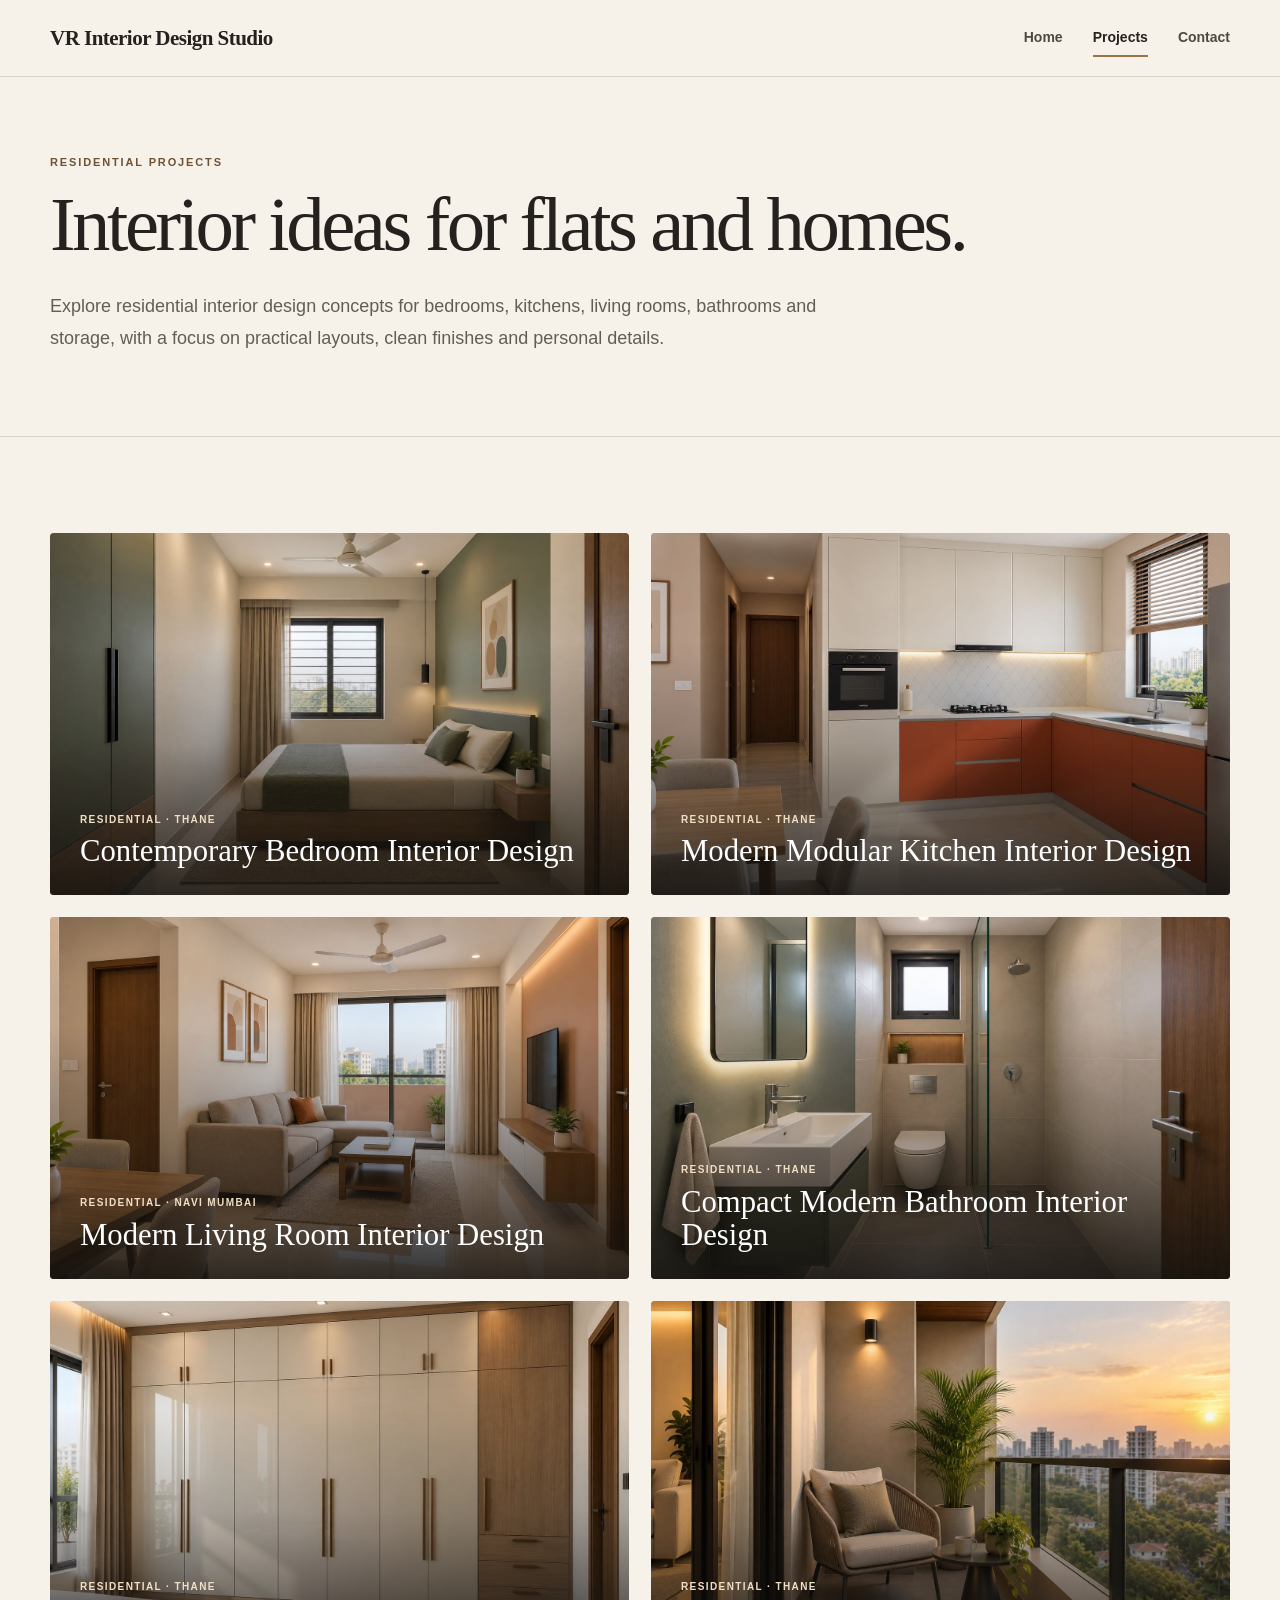
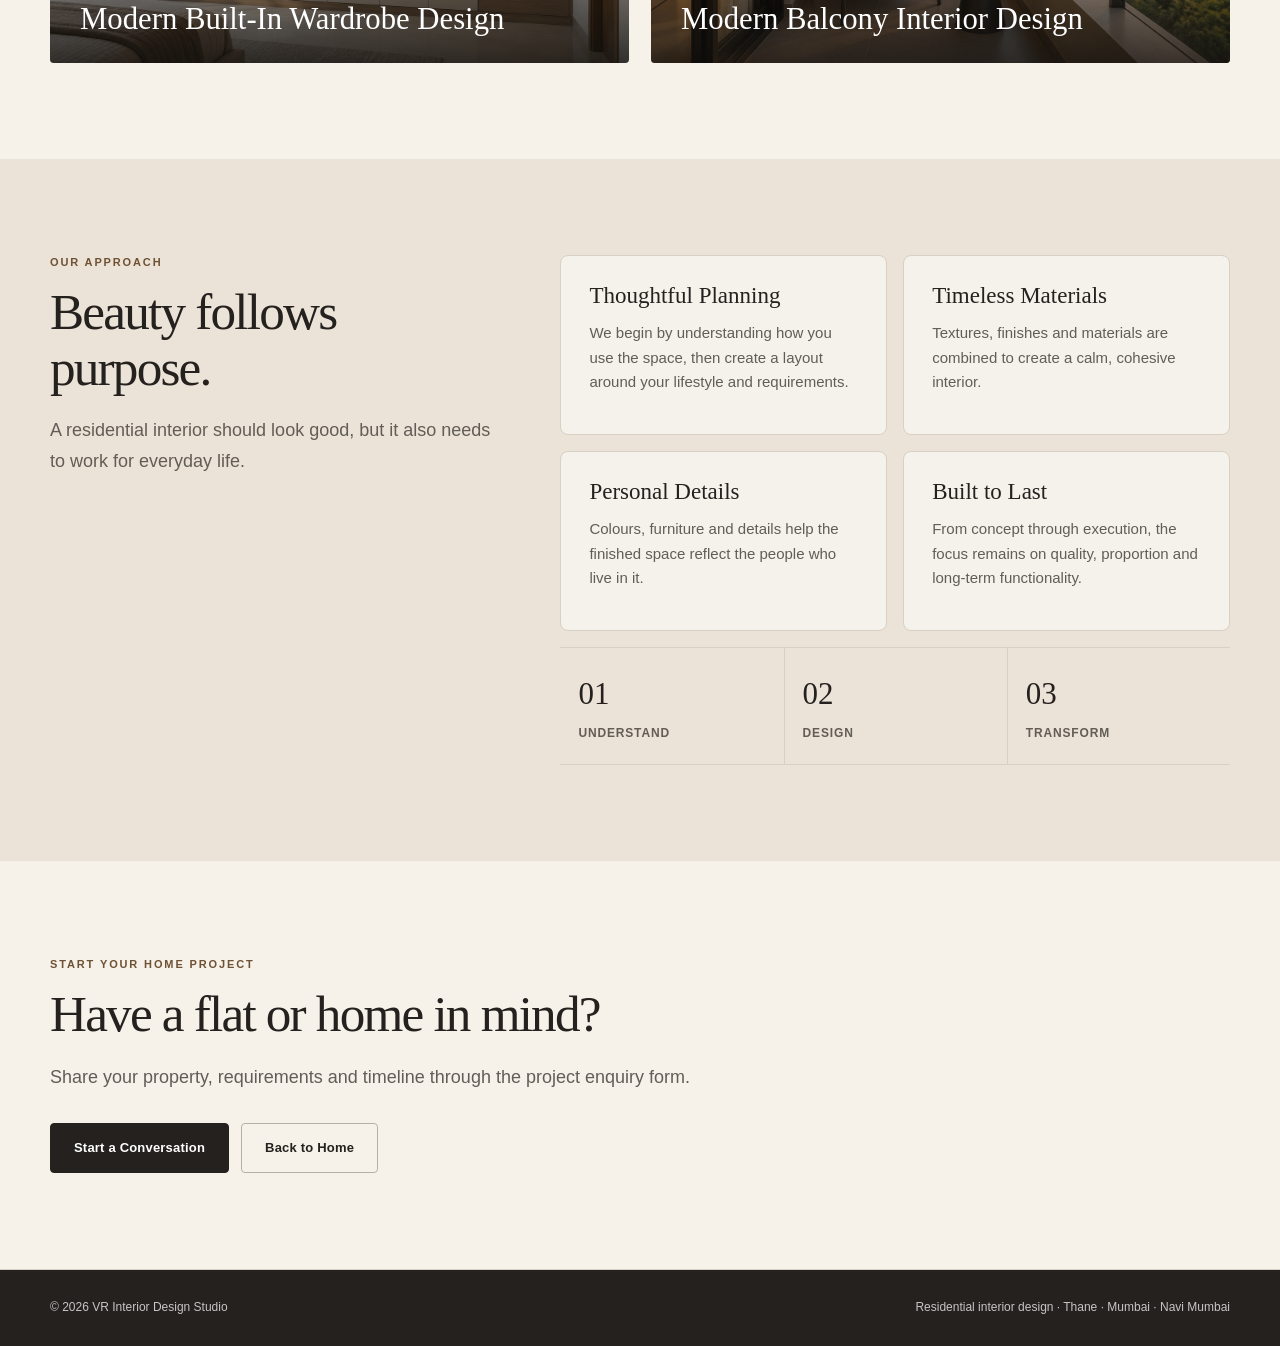
<file: work.html>
<!doctype html>
<html lang="en-IN">
<head>
<meta charset="utf-8">
<meta name="viewport" content="width=device-width, initial-scale=1">
<title>Residential Interior Design Projects in Thane & Mumbai | VR Interior Design Studio</title>
<meta name="description" content="Explore residential interior design ideas for bedrooms, kitchens, living rooms, bathrooms and wardrobes from VR Interior Design Studio in Thane, Mumbai and Navi Mumbai.">
<meta name="robots" content="index, follow">
<link rel="canonical" href="https://vrinteriorsdesignstudio.in/work.html">
<link rel="stylesheet" href="css/style.css">
</head>
<body>
<header class="site-header"><div class="container header-inner">
<a class="brand" href="index.html">VR Interior Design Studio</a>
<button class="nav-toggle" type="button" aria-expanded="false" aria-controls="site-nav" aria-label="Open navigation"><span></span><span></span><span></span></button>
<nav class="nav" id="site-nav" aria-label="Main navigation"><a href="index.html">Home</a><a href="work.html" aria-current="page">Projects</a><a href="contact.html">Contact</a></nav>
</div></header>
<main>
<section class="page-head"><div class="container"><p class="eyebrow">RESIDENTIAL PROJECTS</p><h1>Interior ideas for flats and homes.</h1><p class="lead">Explore residential interior design concepts for bedrooms, kitchens, living rooms, bathrooms and storage, with a focus on practical layouts, clean finishes and personal details.</p></div></section>
<section class="section"><div class="container"><div class="work-grid">
<article class="project one"><div class="project-bg"><img src="images/modern-bedroom-interior-design-thane.jpg" alt="Contemporary bedroom interior design in Thane" width="1472" height="832" fetchpriority="high" decoding="async"></div><div class="project-copy"><span>Residential · Thane</span><h3>Contemporary Bedroom Interior Design</h3></div></article>
<article class="project two"><div class="project-bg"><img src="images/best-kitchen-area-interior-designer.jpg" alt="Modern modular kitchen interior design in Thane" width="1472" height="832" loading="lazy" decoding="async"></div><div class="project-copy"><span>Residential · Thane</span><h3>Modern Modular Kitchen Interior Design</h3></div></article>
<article class="project three"><div class="project-bg"><img src="images/living-room-interior-design.jpg" alt="Modern living room interior design in Navi Mumbai" width="1472" height="832" loading="lazy" decoding="async"></div><div class="project-copy"><span>Residential · Navi Mumbai</span><h3>Modern Living Room Interior Design</h3></div></article>
<article class="project four"><div class="project-bg"><img src="images/modern-bathroom-interior-design-thane.jpg" alt="Compact modern bathroom interior design in Thane" width="1472" height="832" loading="lazy" decoding="async"></div><div class="project-copy"><span>Residential · Thane</span><h3>Compact Modern Bathroom Interior Design</h3></div></article>
<article class="project five"><div class="project-bg"><img src="images/modern-bedroom-wardrobe-interior-design-thane.jpg" alt="Modern built-in wardrobe and bedroom interior design in Thane" width="1472" height="832" loading="lazy" decoding="async"></div><div class="project-copy"><span>Residential · Thane</span><h3>Modern Built-In Wardrobe Design</h3></div></article>
<article class="project six"><div class="project-bg"><img src="images/modern-balcony-interior-design-thane.jpg" alt="Modern balcony interior design for a residential flat in Thane" width="1472" height="832" loading="lazy" decoding="async"></div><div class="project-copy"><span>Residential · Thane</span><h3>Modern Balcony Interior Design</h3></div></article>
</div></div></section>
<section class="section alt"><div class="container"><div class="split"><div class="kicker"><p class="eyebrow">OUR APPROACH</p><h2>Beauty follows purpose.</h2><p class="lead">A residential interior should look good, but it also needs to work for everyday life.</p></div><div><div class="cards">
<article class="card"><h3>Thoughtful Planning</h3><p>We begin by understanding how you use the space, then create a layout around your lifestyle and requirements.</p></article>
<article class="card"><h3>Timeless Materials</h3><p>Textures, finishes and materials are combined to create a calm, cohesive interior.</p></article>
<article class="card"><h3>Personal Details</h3><p>Colours, furniture and details help the finished space reflect the people who live in it.</p></article>
<article class="card"><h3>Built to Last</h3><p>From concept through execution, the focus remains on quality, proportion and long-term functionality.</p></article>
</div><div class="stats"><div class="stat"><strong>01</strong><span>Understand</span></div><div class="stat"><strong>02</strong><span>Design</span></div><div class="stat"><strong>03</strong><span>Transform</span></div></div></div></div></div></section>
<section class="section"><div class="container cta"><p class="eyebrow">START YOUR HOME PROJECT</p><h2>Have a flat or home in mind?</h2><p class="lead">Share your property, requirements and timeline through the project enquiry form.</p><div class="actions"><a href="contact.html" class="btn primary">Start a Conversation</a><a href="index.html" class="btn">Back to Home</a></div></div></section>
</main>
<footer class="footer"><div class="container footer-inner"><div>© <span data-year>2026</span> VR Interior Design Studio</div><div>Residential interior design · Thane · Mumbai · Navi Mumbai</div></div></footer>
<script src="js/app.js" defer></script>
</body>
</html>
</file>
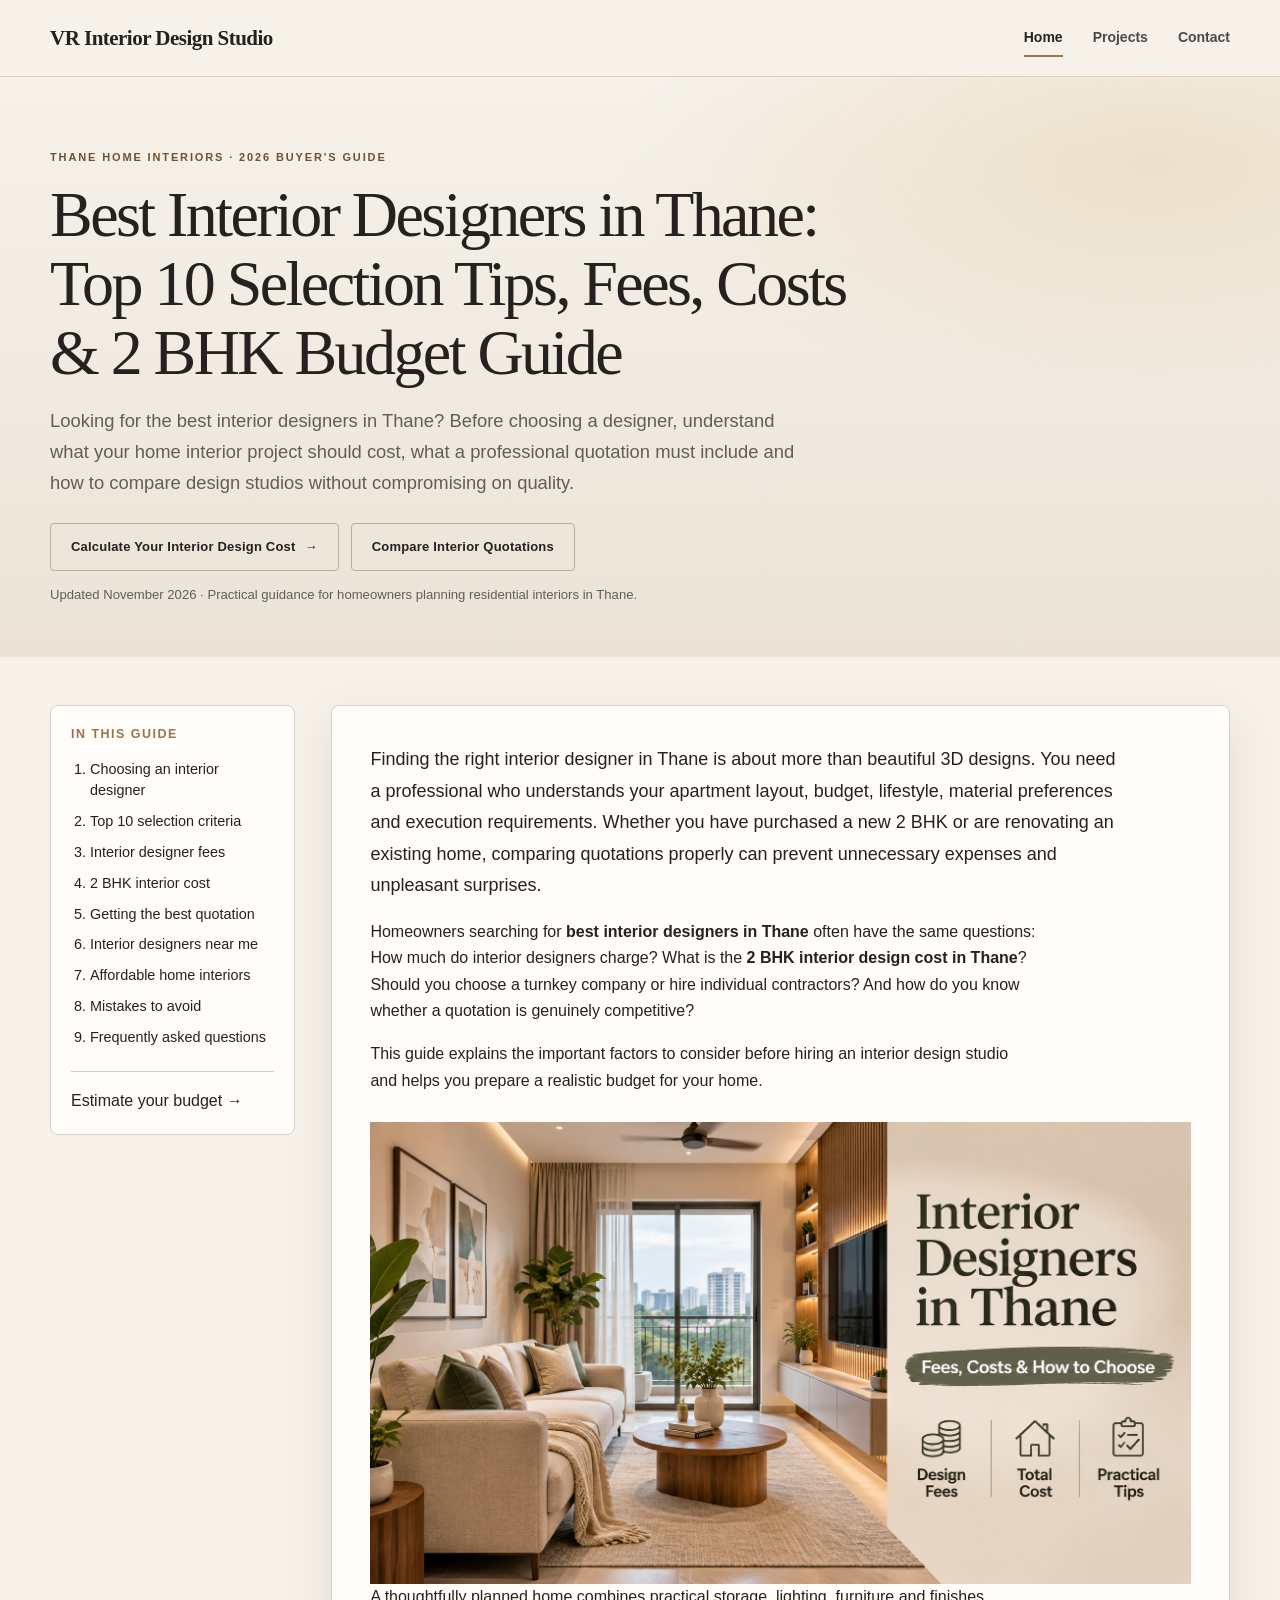
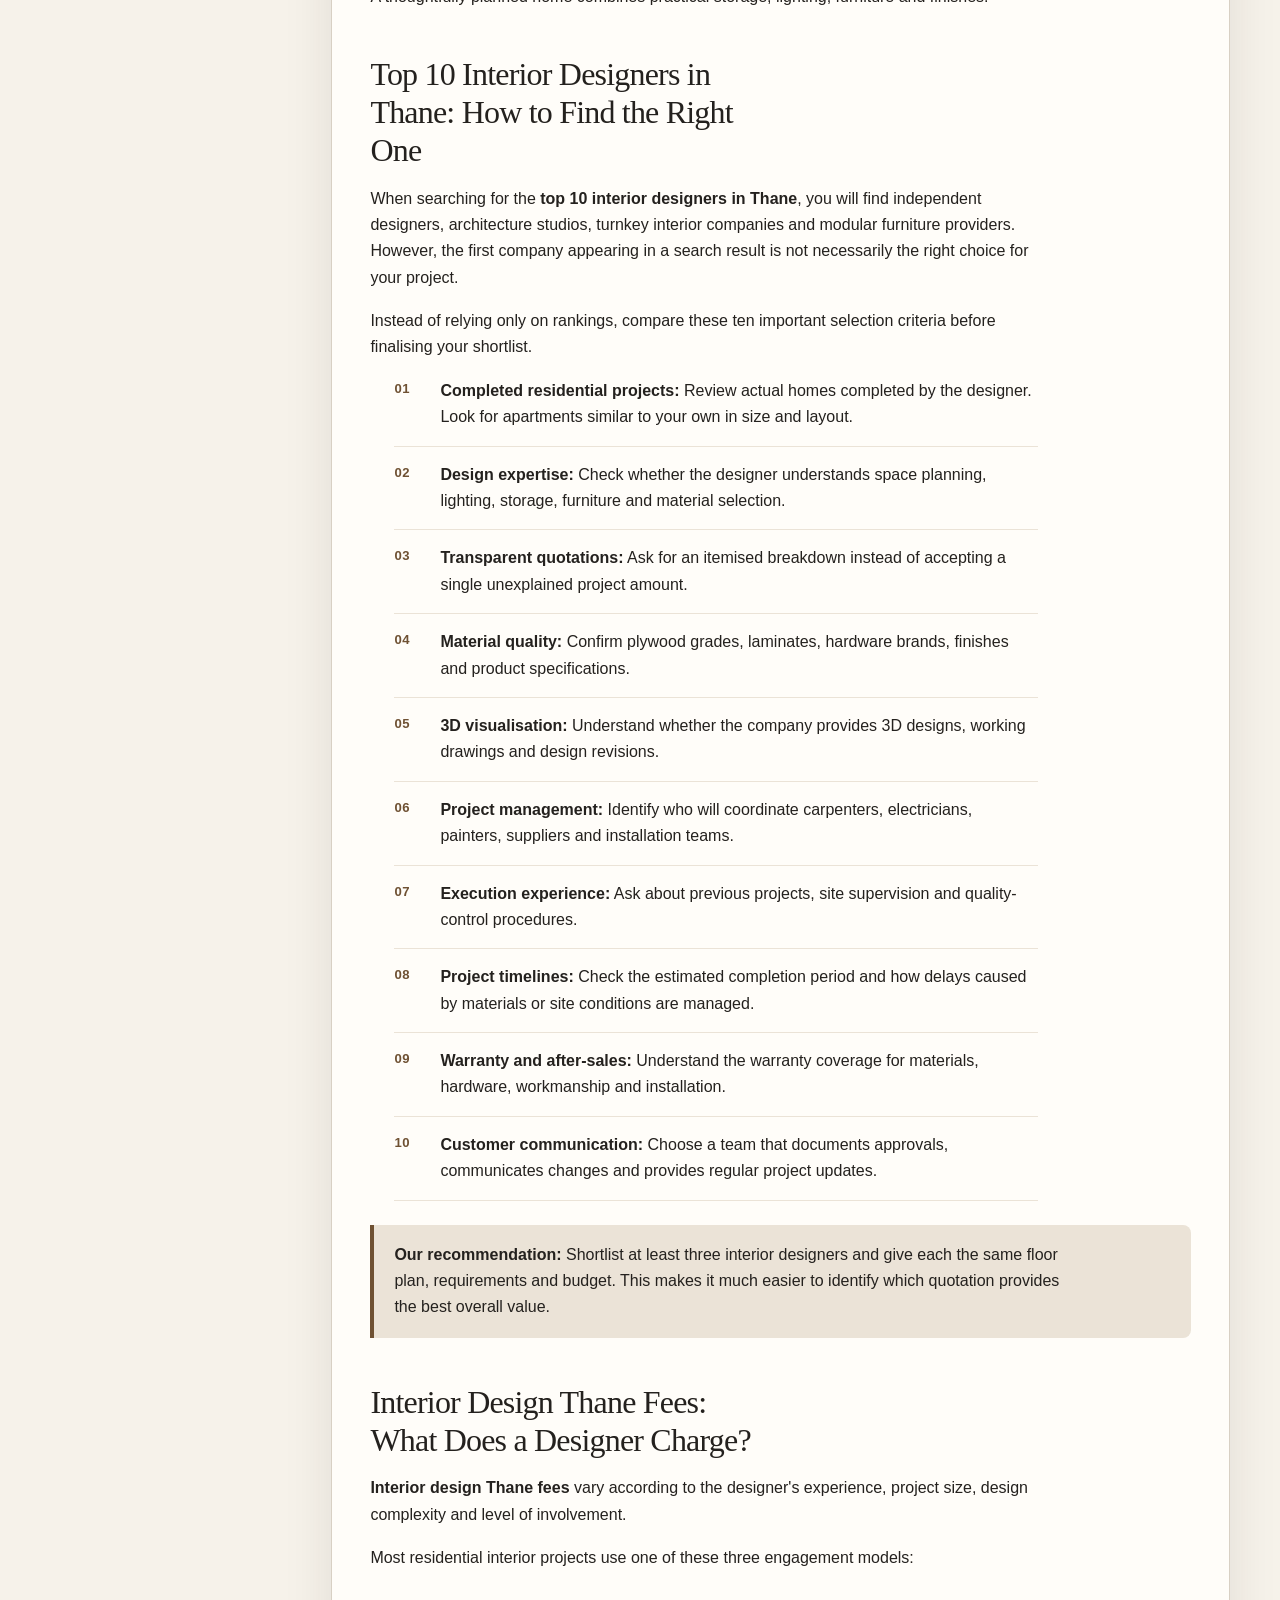
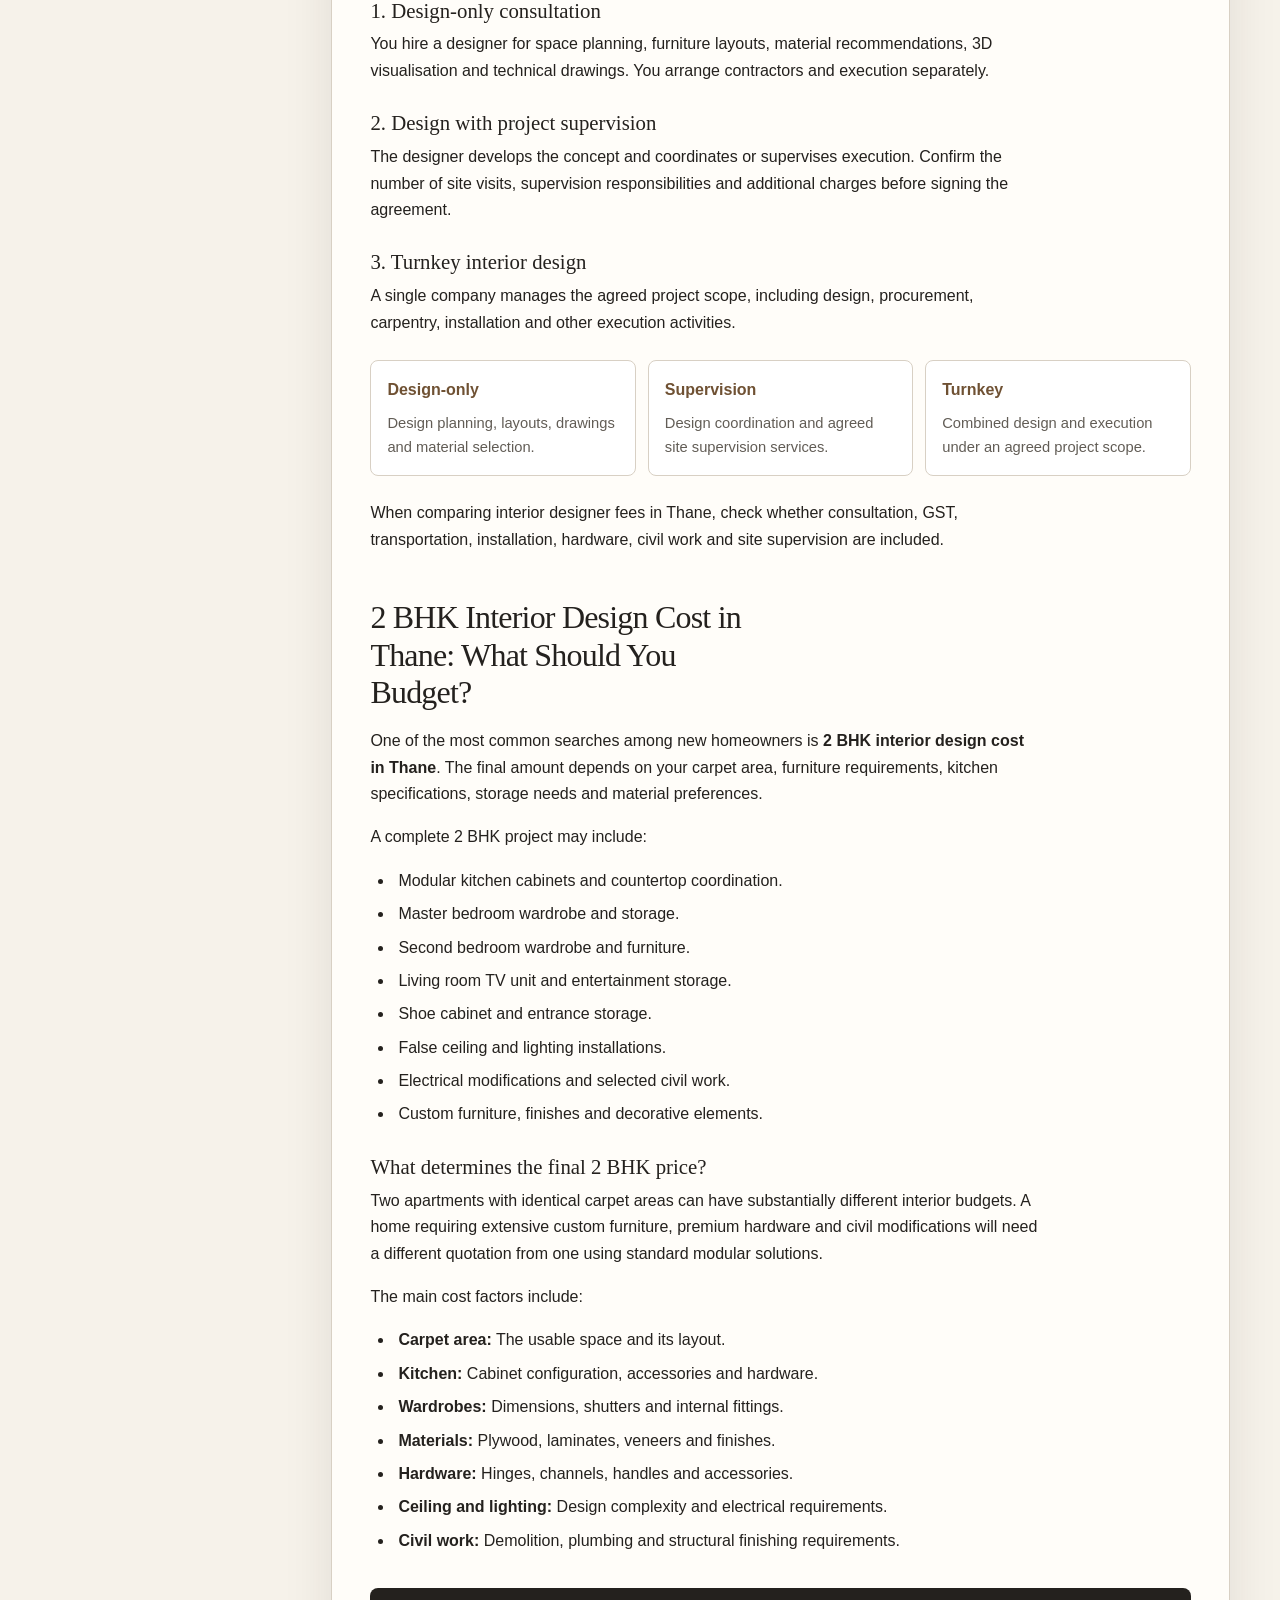
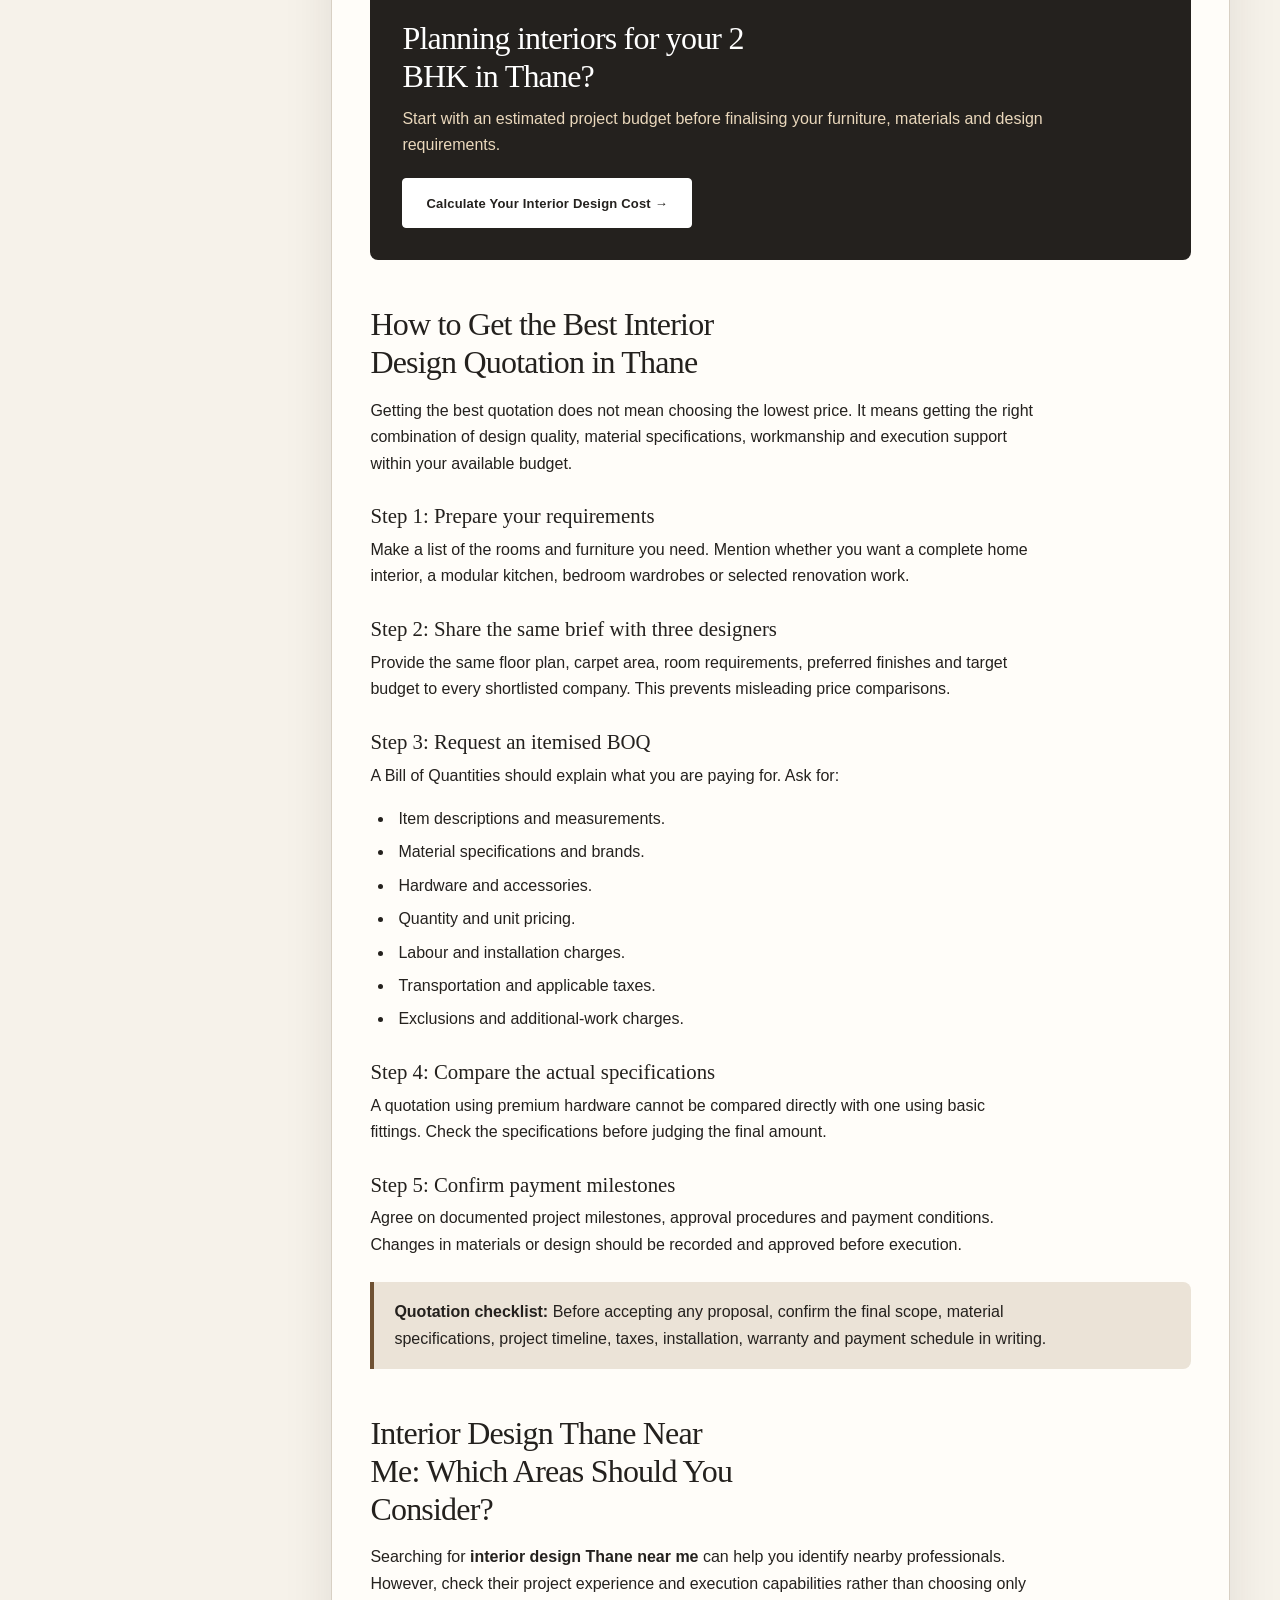
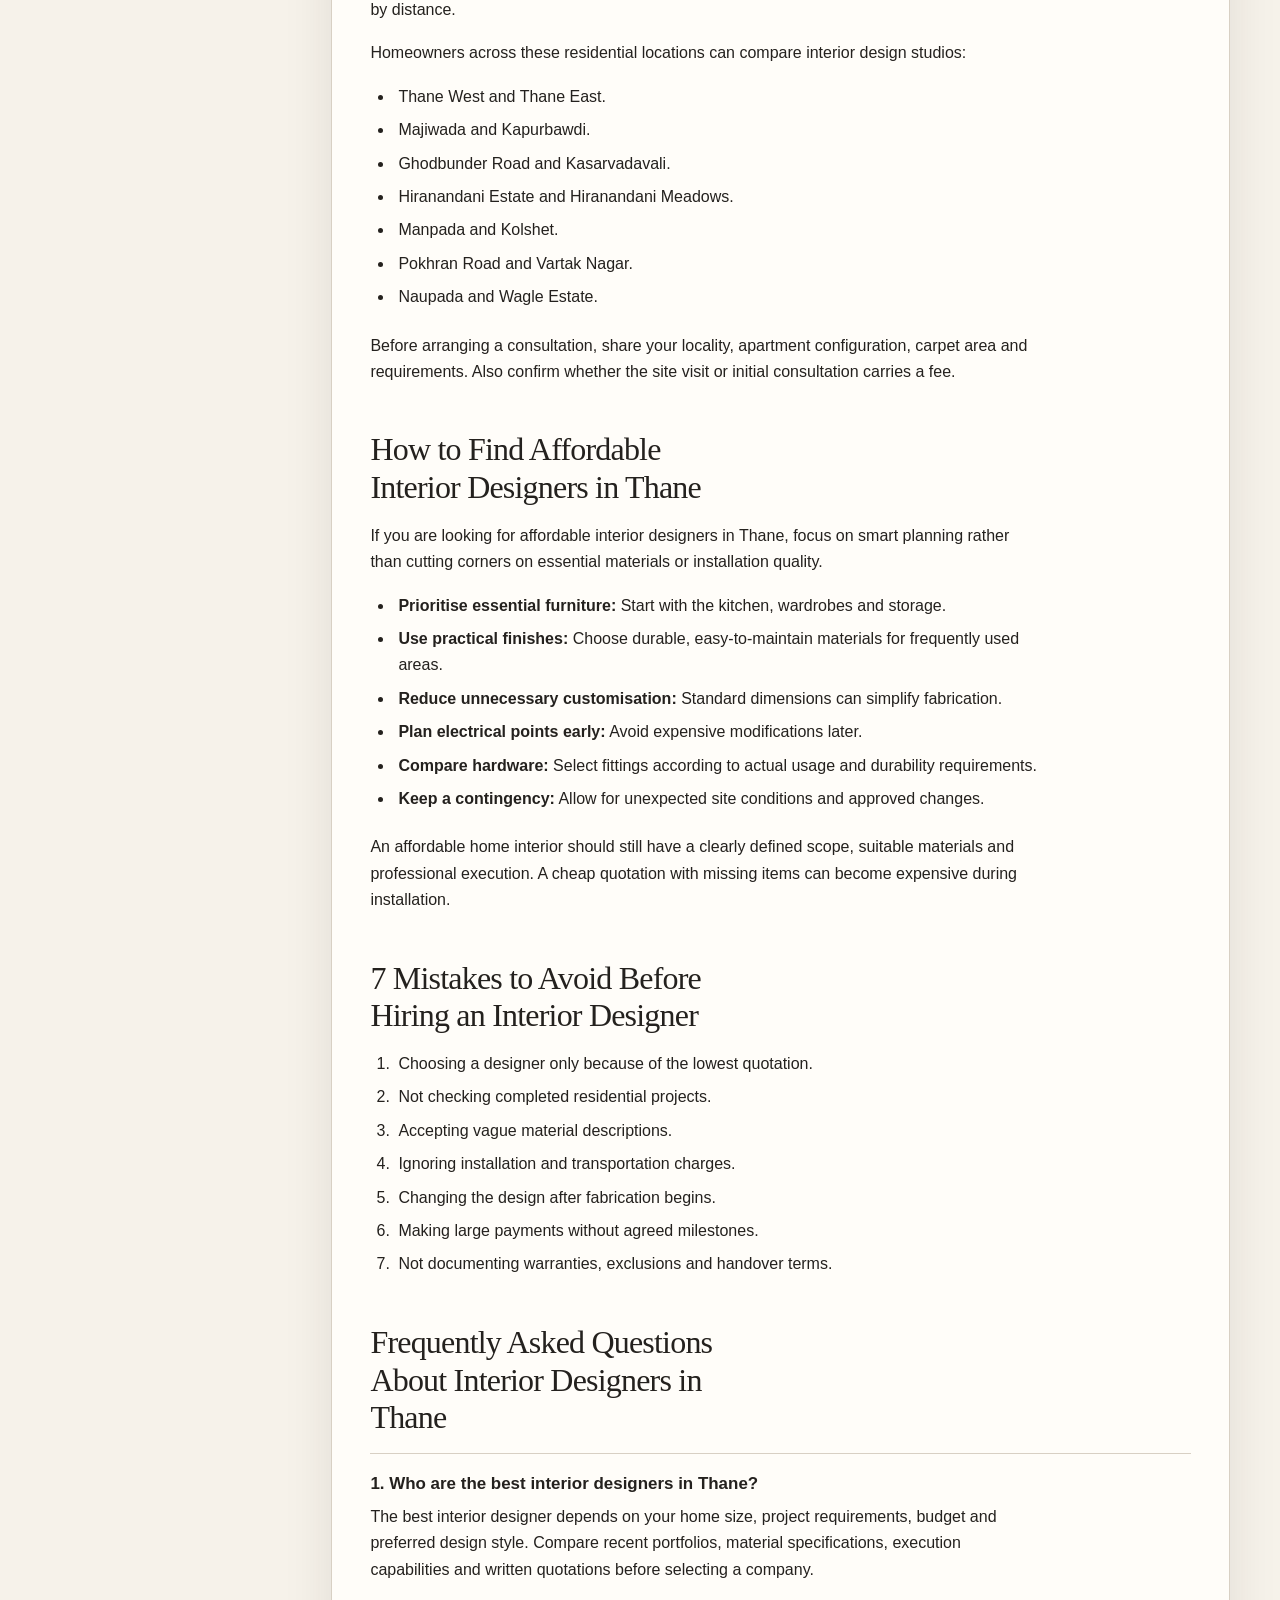
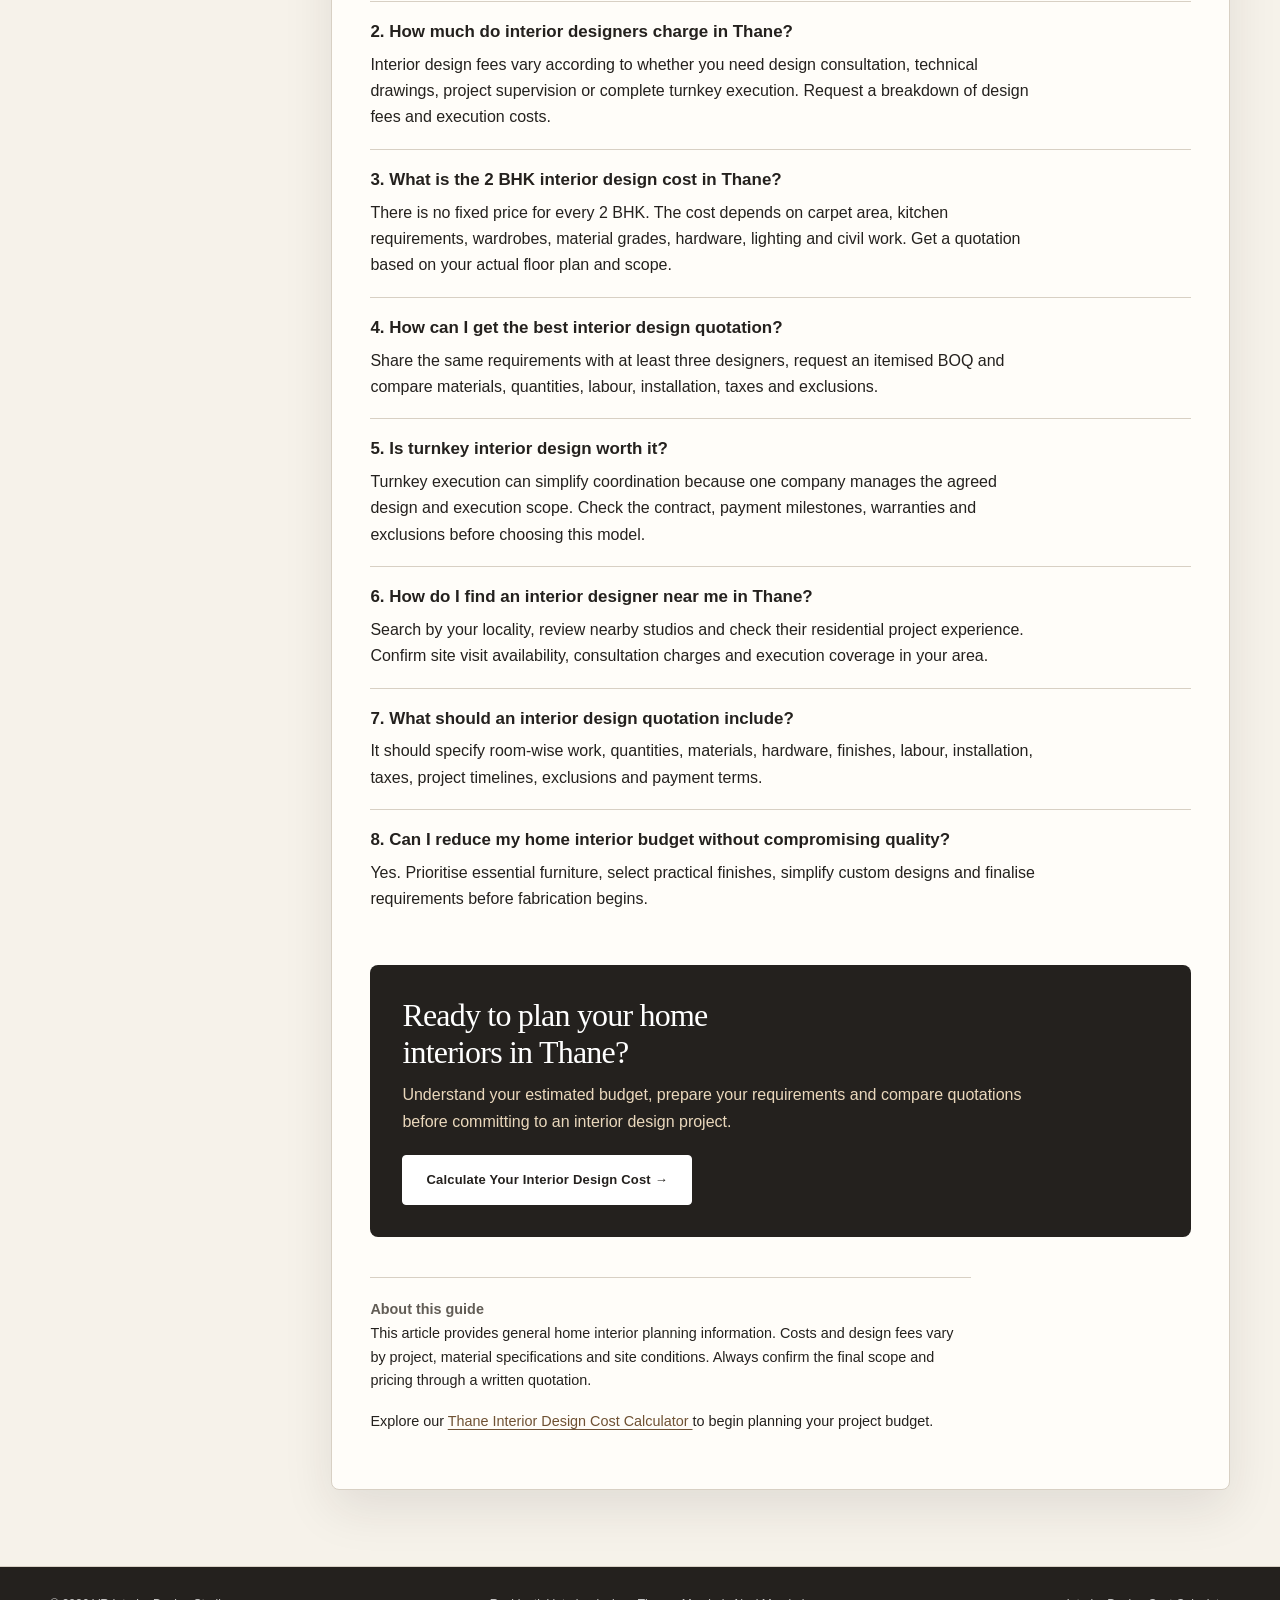
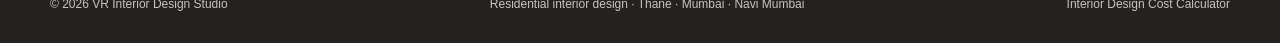
<file: blog/best-interior-designers-in-thane-vr-interiors.html>
<html lang="en-IN"><head>
  <meta charset="utf-8">
  <meta name="viewport" content="width=device-width, initial-scale=1">
  <meta name="robots" content="index,follow,max-image-preview:large">

<title>Best Interior Designers in Thane (2026) | Fees, Costs & 2 BHK Guide</title>
<meta name="description" content="Looking for the best interior designers in Thane? Compare designers, understand interior design fees, 2 BHK costs and learn how to get the best home interior quotation.">
<link rel="stylesheet" href="/css/style.css">
<link rel="canonical" href="https://vrinteriorsdesignstudio.in/blog/interior-designer-in-thane.html">

<meta property="og:type" content="article">
<meta property="og:site_name" content="VR Interior Design Studio">
<meta property="og:title" content="Best Interior Designers in Thane: Fees, Costs & 2 BHK Guide">
<meta property="og:description" content="Compare interior designers in Thane, understand home interior prices and learn how to evaluate quotations before hiring.">
<meta property="og:url" content="https://vrinteriorsdesignstudio.in/blog/interior-designer-in-thane.html">
<meta property="og:image" content="https://vrinteriorsdesignstudio.in/images/best-interior-designers-in-thane-home-interiors.png">
<meta property="og:image:width" content="1200">
<meta property="og:image:height" content="630">
<meta property="og:image:alt" content="Modern apartment interior design in Thane by VR Interior Design Studio">

<meta name="twitter:card" content="summary_large_image">
<meta name="twitter:title" content="Best Interior Designers in Thane: Fees & Costs">
<meta name="twitter:description" content="Compare interior designers, 2 BHK interior costs, fees and quotations in Thane.">
<meta name="twitter:image" content="https://vrinteriorsdesignstudio.in/images/best-interior-designers-in-thane-home-interiors.png">

<meta name="theme-color" content="#f7f4ee">

<script type="application/ld+json">
{
  "@context": "https://schema.org",
  "@type": "BlogPosting",
  "headline": "Best Interior Designers in Thane (2026): Fees, Costs, 2 BHK Pricing and Quotation Guide",
  "description": "A practical guide to comparing interior designers in Thane, understanding design fees, estimating 2 BHK interior costs and getting transparent quotations.",
  "datePublished": "2026-11-11",
  "dateModified": "2026-11-11",
  "inLanguage": "en-IN",
  "mainEntityOfPage": {
    "@type": "WebPage",
    "@id": "https://vrinteriorsdesignstudio.in/blog/interior-designer-in-thane.html"
  },
  "author": {
    "@type": "Organization",
    "name": "VR Interior Design Studio",
    "url": "https://vrinteriorsdesignstudio.in/"
  },
  "publisher": {
    "@type": "Organization",
    "name": "VR Interior Design Studio",
    "url": "https://vrinteriorsdesignstudio.in/"
  },
  "image": {
    "@type": "ImageObject",
    "url": "https://vrinteriorsdesignstudio.in/images/best-interior-designers-in-thane-home-interiors.png",
    "width": 1672,
    "height": 941
  },
  "about": [
    {"@type": "Thing", "name": "Best interior designers in Thane"},
    {"@type": "Thing", "name": "Interior design fees in Thane"},
    {"@type": "Thing", "name": "2 BHK interior design cost in Thane"},
    {"@type": "Thing", "name": "Home interior quotations"}
  ]
}
</script>

    <style>
   /* Page-specific blog styles. Load after the shared main stylesheet. */
.skip{position:absolute;left:-9999px;top:8px;padding:10px;background:var(--white);z-index:10}
.skip:focus{left:16px}

/* Use one consistent centered width and gutter system for header, hero and article. */
.blog-page{width:100%;max-width:100%;min-width:0;overflow-x:clip}
.blog-page main{width:100%;min-width:0}
.blog-page .container{
  width:min(calc(100% - 48px),var(--container,1180px));
  max-width:1180px;
  margin-inline:auto;
}
.blog-page img,.blog-page svg,.blog-page video,.blog-page iframe{max-width:100%;height:auto}
.site-header,.blog-header-inner,.blog-brand,.blog-header-cta,.blog-hero,.content-layout,.toc,.blog-article{min-width:0;max-width:100%}

/* Header additions; shared typography, button and header layout come from main.css. */
.blog-brand{display:inline-flex;align-items:center;gap:10px;flex:0 1 auto;color:var(--text);text-decoration:none;white-space:normal;overflow-wrap:normal}
.brand-mark{display:grid;place-items:center;flex:0 0 34px;width:34px;height:34px;background:var(--dark);color:var(--white);border-radius:50%;font-family:Georgia,"Times New Roman",serif;font-size:1rem;font-weight:600;letter-spacing:0}
.blog-header-inner{gap:18px;flex-wrap:wrap}
.blog-header-cta{flex:0 1 auto;width:auto;max-width:100%;white-space:nowrap;text-align:center}
.toc-cta{color:var(--accent-dark);font-weight:700;text-decoration:none}
.toc-cta:hover{text-decoration:underline;text-underline-offset:3px}

/* Full-width hero background, with the inner text aligned to the same container gutters. */
.blog-hero{background:radial-gradient(ellipse at 90% 15%,rgba(234,216,188,.65),transparent 33%),linear-gradient(180deg,var(--bg),var(--bg-alt))}
.blog-hero .container{min-width:0}
.blog-hero .lead{max-width:72ch;margin-bottom:26px}
.blog-hero .eyebrow{max-width:100%;overflow-wrap:break-word}
.blog-hero h1{max-width:900px;overflow-wrap:normal;hyphens:auto}
.hero-note{max-width:76ch;font-size:.85rem;color:var(--muted);margin-top:12px}

/* Article + contents layout. Keep the grid from imposing a fixed minimum on its content. */
.content-layout{
  display:grid;
  width:min(calc(100% - 48px),var(--container,1180px));
  grid-template-columns:minmax(220px,245px) minmax(0,1fr);
  gap:clamp(24px,3vw,36px);
  align-items:start;
  margin-inline:auto;
  padding:clamp(32px,4vw,48px) 0 clamp(52px,6vw,76px);
}
.toc{position:sticky;top:24px;width:100%;min-width:0;background:var(--surface);border:1px solid var(--border);border-radius:var(--radius,8px);padding:20px}
.toc h2{font:800 .78rem/1.3 Arial,Helvetica,sans-serif;letter-spacing:.12em;text-transform:uppercase;margin:0 0 12px;color:var(--accent)}
.toc ol{padding-left:19px;margin:0}
.toc li{padding:5px 0;font-size:.9rem;line-height:1.45;overflow-wrap:normal}
.toc a:not(.toc-cta){color:var(--text);text-decoration:none}
.toc a:not(.toc-cta):hover{text-decoration:underline;text-underline-offset:3px}

.blog-article{
  width:100%;min-width:0;max-width:100%;
  background:var(--surface);border:1px solid var(--border);
  border-radius:var(--radius,8px);padding:clamp(24px,3vw,40px);
  box-shadow:var(--shadow);overflow-wrap:break-word;word-break:normal;
}
.blog-article>*{min-width:0}
.blog-article h2{max-width:24ch;font-size:clamp(1.65rem,2.5vw,2.2rem);margin:46px 0 16px;letter-spacing:-.025em;line-height:1.18;overflow-wrap:normal;hyphens:auto}
.blog-article h2:first-child{margin-top:0}
.blog-article h3{font-size:1.3rem;margin:26px 0 8px;line-height:1.25;overflow-wrap:normal;hyphens:auto}
.blog-article p{max-width:75ch;margin:0 0 17px;color:var(--text)}
.blog-article ul,.blog-article ol{max-width:75ch;padding-left:24px;margin:12px 0 22px}
.blog-article li{padding-left:4px;margin:7px 0;color:var(--text);overflow-wrap:break-word}
.blog-article a:not(.btn){color:var(--accent-dark);text-decoration:underline;text-underline-offset:3px;overflow-wrap:anywhere}
.blog-article a:not(.btn):hover{color:var(--accent);text-decoration-thickness:2px}
.note-box{max-width:100%;background:var(--bg-alt);border-left:4px solid var(--accent-dark);padding:17px 20px;border-radius:0 var(--radius,8px) var(--radius,8px) 0;margin:24px 0;color:var(--accent-dark);overflow-wrap:break-word}
.note-box p:last-child{margin-bottom:0}

.cost-grid{display:grid;grid-template-columns:repeat(3,minmax(0,1fr));gap:12px;margin:24px 0}
.cost-card{min-width:0;border:1px solid var(--border);border-radius:var(--radius,8px);padding:16px;background:var(--white)}
.cost-card strong{display:block;color:var(--accent-dark);font-size:1rem;margin-bottom:7px;overflow-wrap:break-word}
.cost-card span{display:block;font-size:.92rem;color:var(--muted);overflow-wrap:break-word}

.checklist{counter-reset:compare;list-style:none;padding:0;margin:22px 0}
.checklist li{counter-increment:compare;position:relative;padding:0 0 15px 46px;margin:0 0 15px;border-bottom:1px solid var(--bg-alt)}
.checklist li::before{content:counter(compare,decimal-leading-zero);position:absolute;left:0;top:0;color:var(--accent-dark);font-size:.82rem;font-weight:800;letter-spacing:.05em}

.cta-panel{min-width:0;margin:34px 0;padding:clamp(22px,3vw,32px);border-radius:var(--radius,8px);background:var(--dark);color:var(--white);overflow-wrap:break-word}
.cta-panel h2,.cta-panel h3{max-width:24ch;color:var(--white);margin:0 0 10px}
.cta-panel p{color:var(--accent-light);margin-bottom:20px}
.cta-panel .btn{max-width:100%;background:var(--white);color:var(--dark);border-color:var(--white);white-space:normal;text-align:center}
.cta-panel .btn:hover{background:var(--accent-light);border-color:var(--accent-light)}

.faq{min-width:0;border-top:1px solid var(--border);padding:18px 0}
.faq h3{font:700 1.06rem/1.4 Arial,Helvetica,sans-serif;letter-spacing:0;margin:0 0 8px;color:var(--text)}
.faq p{margin:0}
.sources{max-width:75ch;font-size:.9rem;color:var(--muted);border-top:1px solid var(--border);padding-top:20px;margin-top:40px;overflow-wrap:break-word}
.blog-article pre,.blog-article table{max-width:100%;overflow-x:auto}
/* Blog hero — scoped overrides for the shared site stylesheet */
.blog-hero {
  width: 100%;
  min-width: 0;
  padding: clamp(42px, 6vw, 72px) 0 clamp(32px, 4.5vw, 52px);
  background:
    radial-gradient(
      ellipse at 90% 15%,
      rgba(234, 216, 188, 0.65),
      transparent 33%
    ),
    linear-gradient(180deg, var(--bg), var(--bg-alt));
}

.blog-hero .blog-hero__shell {
  width: min(calc(100% - 48px), var(--container, 1180px));
  max-width: 100%;
  min-width: 0;
  margin-inline: auto;
}

.blog-hero .eyebrow {
  margin: 0 0 14px;
  line-height: 1.5;
  overflow-wrap: anywhere;
}

.blog-hero h1 {
  max-width: 850px;
  margin: 0 0 18px;
  font-size: clamp(2rem, 5.5vw, 4rem);
  line-height: 1.08;
  letter-spacing: -0.04em;
  overflow-wrap: anywhere;
}

.blog-hero .blog-hero__intro {
  max-width: 760px;
  margin: 0 0 24px;
  color: var(--muted);
  font-size: clamp(1rem, 1.6vw, 1.15rem);
  line-height: 1.7;
  overflow-wrap: anywhere;
}

.blog-hero .blog-hero__actions {
  display: flex;
  flex-wrap: wrap;
  align-items: center;
  gap: 12px;
  margin: 0;
  min-width: 0;
}

.blog-hero .blog-hero__actions .btn {
  display: inline-flex;
  align-items: center;
  justify-content: center;
  gap: 9px;
  width: auto;
  max-width: 100%;
  min-width: 0;
  min-height: 48px;
  padding: 12px 20px;
  line-height: 1.4;
  text-align: center;
  white-space: normal;
  overflow-wrap: anywhere;
}

.blog-hero .blog-hero__actions .btn span {
  flex: 0 0 auto;
}

.blog-hero .hero-note {
  max-width: 760px;
  margin: 14px 0 0;
  color: var(--muted);
  font-size: 0.82rem;
  line-height: 1.55;
  overflow-wrap: anywhere;
}

/* Tablet */
@media (max-width: 760px) {
  .blog-hero {
    padding: 46px 0 38px;
  }

  .blog-hero h1 {
    max-width: 100%;
    font-size: clamp(2rem, 6.5vw, 3rem);
  }

  .blog-hero .blog-hero__intro {
    margin-bottom: 20px;
  }
}

/* Mobile */
@media (max-width: 520px) {
  .blog-hero {
    padding: 36px 0 32px;
  }

  .blog-hero .blog-hero__shell {
    width: calc(100% - 24px);
  }

  .blog-hero .eyebrow {
    font-size: 0.7rem;
    letter-spacing: 0.1em;
  }

  .blog-hero h1 {
    font-size: clamp(1.9rem, 8.3vw, 2.5rem);
    line-height: 1.12;
    letter-spacing: -0.035em;
    margin-bottom: 16px;
  }

  .blog-hero .blog-hero__intro {
    font-size: 1rem;
    line-height: 1.65;
    margin-bottom: 18px;
  }

  .blog-hero .blog-hero__actions {
    flex-direction: column;
    align-items: stretch;
    width: 100%;
  }

  .blog-hero .blog-hero__actions .btn {
    width: 100%;
    padding: 12px 15px;
  }

  .blog-hero .hero-note {
    margin-top: 12px;
    font-size: 0.78rem;
  }
}

@media (prefers-reduced-motion: reduce) {
  .blog-hero .blog-hero__actions .btn:hover {
    transform: none;
  }
}
@media(max-width:960px){
  .content-layout{grid-template-columns:minmax(0,1fr);gap:22px;padding-top:32px;padding-bottom:56px}
  .toc{position:static;width:100%}
  .toc ol{columns:2;column-gap:28px}
  .blog-article{padding:clamp(24px,4vw,34px)}
}
@media(max-width:760px){
  .blog-hero{padding:clamp(34px,7vw,48px) 0 clamp(30px,6vw,40px)}
  .blog-hero h1{max-width:100%;font-size:clamp(2rem,7.2vw,2.8rem);line-height:1.1;letter-spacing:-.035em}
  .blog-hero .lead{max-width:100%;font-size:1rem;line-height:1.65}
  .blog-hero .actions{align-items:stretch}
  .blog-hero .actions .btn{width:100%;max-width:100%;white-space:normal;text-align:center}
  .content-layout{gap:20px}
}
@media(max-width:520px){
  /* Consistent 18px page gutters. Do not inherit the site's narrower 12px mobile gutter here. */
  .blog-page .container,.content-layout{width:calc(100% - 36px)}
  .blog-header-inner{gap:10px;flex-wrap:wrap;padding-block:10px;align-items:center}
  .blog-brand{flex:1 1 135px;min-width:0;max-width:100%;font-size:clamp(.8rem,3.8vw,.95rem);line-height:1.2;white-space:normal}
  .brand-mark{flex:0 0 30px;width:30px;height:30px}
  .site-header .blog-header-cta{width:auto!important;flex:0 1 auto;max-width:100%;min-height:40px;padding:9px 11px;font-size:clamp(.68rem,3.1vw,.78rem);line-height:1.25;white-space:normal;overflow-wrap:normal}
  .content-layout{padding-top:26px;padding-bottom:44px}
  .toc{padding:18px}
  .toc ol{columns:1;padding-left:20px}
  .blog-article{border-radius:var(--radius,8px);padding:22px 20px}
  .blog-article h2{font-size:clamp(1.45rem,5.4vw,1.8rem);line-height:1.2;letter-spacing:-.02em;margin:34px 0 12px}
  .blog-article h3{font-size:1.15rem;line-height:1.3;margin:22px 0 8px}
  .blog-article p,.blog-article li{font-size:.96rem;line-height:1.65}
  .note-box{padding:15px 16px}
  .cost-grid{grid-template-columns:minmax(0,1fr);gap:10px}
  .cost-card{padding:16px}
  .cta-panel{padding:21px 18px}
  .cta-panel .btn{display:flex;width:100%;max-width:100%;white-space:normal;text-align:center}
  .faq h3{font-size:1rem}
}
@media(max-width:360px){
  .blog-page .container,.content-layout{width:calc(100% - 32px)}
  .blog-header-inner{gap:8px}
  .blog-brand{flex-basis:122px;font-size:.76rem}
  .site-header .blog-header-cta{padding:8px 9px;font-size:.66rem}
  .blog-article{padding:18px 16px}
}
@media(prefers-reduced-motion:reduce){.blog-hero .actions .btn:hover{transform:none}}
/* Article image — prevent stretching and squeezing */
.blog-article figure {
    display: block;
    width: 100%;
    max-width: 100%;
    margin: 28px 0;
}

.blog-article figure img {
    display: block !important;
    width: 100% !important;
    max-width: 100% !important;
    height: auto !important;
    aspect-ratio: auto !important;
    object-fit: unset !important;
}
</style>
</head>
<body>
  <header class="site-header">
  <div class="container header-inner">
    <a class="brand" href="https://vrinteriorsdesignstudio.in" aria-label="VR Interior Design Studio home">VR Interior Design Studio</a>
    <button class="nav-toggle" type="button" aria-expanded="false" aria-controls="site-nav" aria-label="Open navigation">
      <span></span><span></span><span></span>
    </button>
    <nav class="nav" id="site-nav" aria-label="Main navigation">
      <a href="/index.html" aria-current="page">Home</a>
      <a href="/work.html">Projects</a>
      <a href="/contact.html">Contact</a>
    </nav>
  </div></header>


<main>

  <!-- HERO -->
  <section class="blog-hero">
    <div class="shell blog-hero__shell">

      <div class="eyebrow">
        THANE HOME INTERIORS · 2026 BUYER'S GUIDE
      </div>

      <h1>Best Interior Designers in Thane: Top 10 Selection Tips, Fees, Costs &amp; 2 BHK Budget Guide</h1>

      <p class="blog-hero__intro">
        Looking for the best interior designers in Thane?
        Before choosing a designer, understand what your home
        interior project should cost, what a professional quotation
        must include and how to compare design studios without
        compromising on quality.
      </p>

      <div class="actions blog-hero__actions">
        <a class="btn"
           href="https://vrinteriorsdesignstudio.in/thane-residential-interior-design-cost.html">
          Calculate Your Interior Design Cost
          <span aria-hidden="true">→</span>
        </a>

        <a class="btn btn-secondary" href="#quotation">
          Compare Interior Quotations
        </a>
      </div>

      <p class="hero-note">
        Updated November 2026 · Practical guidance for homeowners
        planning residential interiors in Thane.
      </p>

    </div>
  </section>

  <div class="shell content-layout">

    <!-- TABLE OF CONTENTS -->
    <nav class="toc" aria-label="Article contents">

      <h2>In this guide</h2>

      <ol>
        <li><a href="#intro">Choosing an interior designer</a></li>
        <li><a href="#top-ten">Top 10 selection criteria</a></li>
        <li><a href="#fees">Interior designer fees</a></li>
        <li><a href="#two-bhk">2 BHK interior cost</a></li>
        <li><a href="#quotation">Getting the best quotation</a></li>
        <li><a href="#near-me">Interior designers near me</a></li>
        <li><a href="#budget">Affordable home interiors</a></li>
        <li><a href="#mistakes">Mistakes to avoid</a></li>
        <li><a href="#faqs">Frequently asked questions</a></li>
      </ol>

      <div style="margin-top:18px;padding-top:16px;border-top:1px solid var(--border)">
        <a class="toplink"
           href="https://vrinteriorsdesignstudio.in/thane-residential-interior-design-cost.html">
          Estimate your budget →
        </a>
      </div>

    </nav>

    <!-- ARTICLE -->
    <article class="blog-article">

      <p class="lead" id="intro">
        Finding the right interior designer in Thane is about more
        than beautiful 3D designs. You need a professional who
        understands your apartment layout, budget, lifestyle,
        material preferences and execution requirements.
        Whether you have purchased a new 2 BHK or are renovating
        an existing home, comparing quotations properly can
        prevent unnecessary expenses and unpleasant surprises.
      </p>

      <p>
        Homeowners searching for <strong>best interior designers in Thane</strong>
        often have the same questions: How much do interior designers
        charge? What is the <strong>2 BHK interior design cost in Thane</strong>?
        Should you choose a turnkey company or hire individual contractors?
        And how do you know whether a quotation is genuinely competitive?
      </p>

      <p>
        This guide explains the important factors to consider before
        hiring an interior design studio and helps you prepare a
        realistic budget for your home.
      </p>

      <!-- FEATURE IMAGE -->
      <figure>
        <img
          src="/images/best-interior-designers-in-thane-home-interiors.png"
          alt="Modern 2 BHK apartment interior design in Thane featuring a contemporary living room, custom TV unit and warm lighting"
          width="1672"
          height="941"
          loading="eager"
          fetchpriority="high">
        <figcaption>
          A thoughtfully planned home combines practical storage,
          lighting, furniture and finishes.
        </figcaption>
      </figure>

      <h2 id="top-ten">
        Top 10 Interior Designers in Thane: How to Find the Right One
      </h2>

      <p>
        When searching for the <strong>top 10 interior designers in Thane</strong>,
        you will find independent designers, architecture studios,
        turnkey interior companies and modular furniture providers.
        However, the first company appearing in a search result
        is not necessarily the right choice for your project.
      </p>

      <p>
        Instead of relying only on rankings, compare these ten
        important selection criteria before finalising your shortlist.
      </p>

      <ol class="checklist">
        <li>
          <strong>Completed residential projects:</strong>
          Review actual homes completed by the designer.
          Look for apartments similar to your own in size and layout.
        </li>
        <li>
          <strong>Design expertise:</strong>
          Check whether the designer understands space planning,
          lighting, storage, furniture and material selection.
        </li>
        <li>
          <strong>Transparent quotations:</strong>
          Ask for an itemised breakdown instead of accepting
          a single unexplained project amount.
        </li>
        <li>
          <strong>Material quality:</strong>
          Confirm plywood grades, laminates, hardware brands,
          finishes and product specifications.
        </li>
        <li>
          <strong>3D visualisation:</strong>
          Understand whether the company provides 3D designs,
          working drawings and design revisions.
        </li>
        <li>
          <strong>Project management:</strong>
          Identify who will coordinate carpenters, electricians,
          painters, suppliers and installation teams.
        </li>
        <li>
          <strong>Execution experience:</strong>
          Ask about previous projects, site supervision
          and quality-control procedures.
        </li>
        <li>
          <strong>Project timelines:</strong>
          Check the estimated completion period and how delays
          caused by materials or site conditions are managed.
        </li>
        <li>
          <strong>Warranty and after-sales:</strong>
          Understand the warranty coverage for materials,
          hardware, workmanship and installation.
        </li>
        <li>
          <strong>Customer communication:</strong>
          Choose a team that documents approvals, communicates
          changes and provides regular project updates.
        </li>
      </ol>

      <div class="note-box">
        <p>
          <strong>Our recommendation:</strong>
          Shortlist at least three interior designers and give
          each the same floor plan, requirements and budget.
          This makes it much easier to identify which quotation
          provides the best overall value.
        </p>
      </div>

      <h2 id="fees">
        Interior Design Thane Fees: What Does a Designer Charge?
      </h2>

      <p>
        <strong>Interior design Thane fees</strong> vary according
        to the designer's experience, project size, design complexity
        and level of involvement.
      </p>

      <p>
        Most residential interior projects use one of these
        three engagement models:
      </p>

      <h3>1. Design-only consultation</h3>

      <p>
        You hire a designer for space planning, furniture layouts,
        material recommendations, 3D visualisation and technical
        drawings. You arrange contractors and execution separately.
      </p>

      <h3>2. Design with project supervision</h3>

      <p>
        The designer develops the concept and coordinates or
        supervises execution. Confirm the number of site visits,
        supervision responsibilities and additional charges
        before signing the agreement.
      </p>

      <h3>3. Turnkey interior design</h3>

      <p>
        A single company manages the agreed project scope,
        including design, procurement, carpentry, installation
        and other execution activities.
      </p>

      <div class="cost-grid">

        <div class="cost-card">
          <strong>Design-only</strong>
          <span>
            Design planning, layouts, drawings and material selection.
          </span>
        </div>

        <div class="cost-card">
          <strong>Supervision</strong>
          <span>
            Design coordination and agreed site supervision services.
          </span>
        </div>

        <div class="cost-card">
          <strong>Turnkey</strong>
          <span>
            Combined design and execution under an agreed project scope.
          </span>
        </div>

      </div>

      <p>
        When comparing interior designer fees in Thane,
        check whether consultation, GST, transportation,
        installation, hardware, civil work and site supervision
        are included.
      </p>

      <h2 id="two-bhk">
        2 BHK Interior Design Cost in Thane: What Should You Budget?
      </h2>

      <p>
        One of the most common searches among new homeowners
        is <strong>2 BHK interior design cost in Thane</strong>.
        The final amount depends on your carpet area, furniture
        requirements, kitchen specifications, storage needs
        and material preferences.
      </p>

      <p>
        A complete 2 BHK project may include:
      </p>

      <ul>
        <li>Modular kitchen cabinets and countertop coordination.</li>
        <li>Master bedroom wardrobe and storage.</li>
        <li>Second bedroom wardrobe and furniture.</li>
        <li>Living room TV unit and entertainment storage.</li>
        <li>Shoe cabinet and entrance storage.</li>
        <li>False ceiling and lighting installations.</li>
        <li>Electrical modifications and selected civil work.</li>
        <li>Custom furniture, finishes and decorative elements.</li>
      </ul>

      <h3>What determines the final 2 BHK price?</h3>

      <p>
        Two apartments with identical carpet areas can have
        substantially different interior budgets. A home
        requiring extensive custom furniture, premium hardware
        and civil modifications will need a different quotation
        from one using standard modular solutions.
      </p>

      <p>
        The main cost factors include:
      </p>

      <ul>
        <li><strong>Carpet area:</strong> The usable space and its layout.</li>
        <li><strong>Kitchen:</strong> Cabinet configuration, accessories and hardware.</li>
        <li><strong>Wardrobes:</strong> Dimensions, shutters and internal fittings.</li>
        <li><strong>Materials:</strong> Plywood, laminates, veneers and finishes.</li>
        <li><strong>Hardware:</strong> Hinges, channels, handles and accessories.</li>
        <li><strong>Ceiling and lighting:</strong> Design complexity and electrical requirements.</li>
        <li><strong>Civil work:</strong> Demolition, plumbing and structural finishing requirements.</li>
      </ul>

      <div class="cta-panel">
        <h2>Planning interiors for your 2 BHK in Thane?</h2>
        <p>
          Start with an estimated project budget before finalising
          your furniture, materials and design requirements.
        </p>
        <a class="btn"
           href="https://vrinteriorsdesignstudio.in/thane-residential-interior-design-cost.html">
          Calculate Your Interior Design Cost →
        </a>
      </div>

      <h2 id="quotation">
        How to Get the Best Interior Design Quotation in Thane
      </h2>

      <p>
        Getting the best quotation does not mean choosing
        the lowest price. It means getting the right combination
        of design quality, material specifications, workmanship
        and execution support within your available budget.
      </p>

      <h3>Step 1: Prepare your requirements</h3>

      <p>
        Make a list of the rooms and furniture you need.
        Mention whether you want a complete home interior,
        a modular kitchen, bedroom wardrobes or selected
        renovation work.
      </p>

      <h3>Step 2: Share the same brief with three designers</h3>

      <p>
        Provide the same floor plan, carpet area, room requirements,
        preferred finishes and target budget to every shortlisted
        company. This prevents misleading price comparisons.
      </p>

      <h3>Step 3: Request an itemised BOQ</h3>

      <p>
        A Bill of Quantities should explain what you are paying for.
        Ask for:
      </p>

      <ul>
        <li>Item descriptions and measurements.</li>
        <li>Material specifications and brands.</li>
        <li>Hardware and accessories.</li>
        <li>Quantity and unit pricing.</li>
        <li>Labour and installation charges.</li>
        <li>Transportation and applicable taxes.</li>
        <li>Exclusions and additional-work charges.</li>
      </ul>

      <h3>Step 4: Compare the actual specifications</h3>

      <p>
        A quotation using premium hardware cannot be compared
        directly with one using basic fittings. Check the
        specifications before judging the final amount.
      </p>

      <h3>Step 5: Confirm payment milestones</h3>

      <p>
        Agree on documented project milestones, approval
        procedures and payment conditions. Changes in materials
        or design should be recorded and approved before execution.
      </p>

      <div class="note-box">
        <p>
          <strong>Quotation checklist:</strong>
          Before accepting any proposal, confirm the final
          scope, material specifications, project timeline,
          taxes, installation, warranty and payment schedule
          in writing.
        </p>
      </div>

      <h2 id="near-me">
        Interior Design Thane Near Me: Which Areas Should You Consider?
      </h2>

      <p>
        Searching for <strong>interior design Thane near me</strong>
        can help you identify nearby professionals. However,
        check their project experience and execution capabilities
        rather than choosing only by distance.
      </p>

      <p>
        Homeowners across these residential locations can
        compare interior design studios:
      </p>

      <ul>
        <li>Thane West and Thane East.</li>
        <li>Majiwada and Kapurbawdi.</li>
        <li>Ghodbunder Road and Kasarvadavali.</li>
        <li>Hiranandani Estate and Hiranandani Meadows.</li>
        <li>Manpada and Kolshet.</li>
        <li>Pokhran Road and Vartak Nagar.</li>
        <li>Naupada and Wagle Estate.</li>
      </ul>

      <p>
        Before arranging a consultation, share your locality,
        apartment configuration, carpet area and requirements.
        Also confirm whether the site visit or initial consultation
        carries a fee.
      </p>

      <h2 id="budget">
        How to Find Affordable Interior Designers in Thane
      </h2>

      <p>
        If you are looking for affordable interior designers
        in Thane, focus on smart planning rather than cutting
        corners on essential materials or installation quality.
      </p>

      <ul>
        <li><strong>Prioritise essential furniture:</strong> Start with the kitchen, wardrobes and storage.</li>
        <li><strong>Use practical finishes:</strong> Choose durable, easy-to-maintain materials for frequently used areas.</li>
        <li><strong>Reduce unnecessary customisation:</strong> Standard dimensions can simplify fabrication.</li>
        <li><strong>Plan electrical points early:</strong> Avoid expensive modifications later.</li>
        <li><strong>Compare hardware:</strong> Select fittings according to actual usage and durability requirements.</li>
        <li><strong>Keep a contingency:</strong> Allow for unexpected site conditions and approved changes.</li>
      </ul>

      <p>
        An affordable home interior should still have a clearly
        defined scope, suitable materials and professional
        execution. A cheap quotation with missing items can
        become expensive during installation.
      </p>

      <h2 id="mistakes">
        7 Mistakes to Avoid Before Hiring an Interior Designer
      </h2>

      <ol>
        <li>Choosing a designer only because of the lowest quotation.</li>
        <li>Not checking completed residential projects.</li>
        <li>Accepting vague material descriptions.</li>
        <li>Ignoring installation and transportation charges.</li>
        <li>Changing the design after fabrication begins.</li>
        <li>Making large payments without agreed milestones.</li>
        <li>Not documenting warranties, exclusions and handover terms.</li>
      </ol>

      <h2 id="faqs">
        Frequently Asked Questions About Interior Designers in Thane
      </h2>

      <section class="faq">
        <h3>1. Who are the best interior designers in Thane?</h3>
        <p>
          The best interior designer depends on your home size,
          project requirements, budget and preferred design style.
          Compare recent portfolios, material specifications,
          execution capabilities and written quotations before
          selecting a company.
        </p>
      </section>

      <section class="faq">
        <h3>2. How much do interior designers charge in Thane?</h3>
        <p>
          Interior design fees vary according to whether you need
          design consultation, technical drawings, project supervision
          or complete turnkey execution. Request a breakdown of
          design fees and execution costs.
        </p>
      </section>

      <section class="faq">
        <h3>3. What is the 2 BHK interior design cost in Thane?</h3>
        <p>
          There is no fixed price for every 2 BHK. The cost depends
          on carpet area, kitchen requirements, wardrobes, material
          grades, hardware, lighting and civil work. Get a quotation
          based on your actual floor plan and scope.
        </p>
      </section>

      <section class="faq">
        <h3>4. How can I get the best interior design quotation?</h3>
        <p>
          Share the same requirements with at least three designers,
          request an itemised BOQ and compare materials, quantities,
          labour, installation, taxes and exclusions.
        </p>
      </section>

      <section class="faq">
        <h3>5. Is turnkey interior design worth it?</h3>
        <p>
          Turnkey execution can simplify coordination because
          one company manages the agreed design and execution
          scope. Check the contract, payment milestones, warranties
          and exclusions before choosing this model.
        </p>
      </section>

      <section class="faq">
        <h3>6. How do I find an interior designer near me in Thane?</h3>
        <p>
          Search by your locality, review nearby studios and
          check their residential project experience. Confirm
          site visit availability, consultation charges and
          execution coverage in your area.
        </p>
      </section>

      <section class="faq">
        <h3>7. What should an interior design quotation include?</h3>
        <p>
          It should specify room-wise work, quantities, materials,
          hardware, finishes, labour, installation, taxes, project
          timelines, exclusions and payment terms.
        </p>
      </section>

      <section class="faq">
        <h3>8. Can I reduce my home interior budget without compromising quality?</h3>
        <p>
          Yes. Prioritise essential furniture, select practical
          finishes, simplify custom designs and finalise
          requirements before fabrication begins.
        </p>
      </section>

      <div class="cta-panel">
        <h2>Ready to plan your home interiors in Thane?</h2>

        <p>
          Understand your estimated budget, prepare your
          requirements and compare quotations before committing
          to an interior design project.
        </p>

        <a class="btn"
           href="https://vrinteriorsdesignstudio.in/thane-residential-interior-design-cost.html">
          Calculate Your Interior Design Cost →
        </a>
      </div>

      <div class="sources">
        <strong>About this guide</strong>
        <p>
          This article provides general home interior planning
          information. Costs and design fees vary by project,
          material specifications and site conditions.
          Always confirm the final scope and pricing through
          a written quotation.
        </p>
        <p>
          Explore our
          <a href="https://vrinteriorsdesignstudio.in/thane-residential-interior-design-cost.html">
            Thane Interior Design Cost Calculator
          </a>
          to begin planning your project budget.
        </p>
      </div>

    </article>
  </div>

</main>

<footer class="footer">
	<div class="container footer-inner">
		<div>© <span data-year="">2026</span> VR Interior Design Studio</div>
		<div>Residential interior design · Thane · Mumbai · Navi Mumbai</div>
		<a href="https://vrinteriorsdesignstudio.in/thane-residential-interior-design-cost.html">Interior Design Cost Calculator</a>
  </div>
</footer>
	


</body></html>
</file>
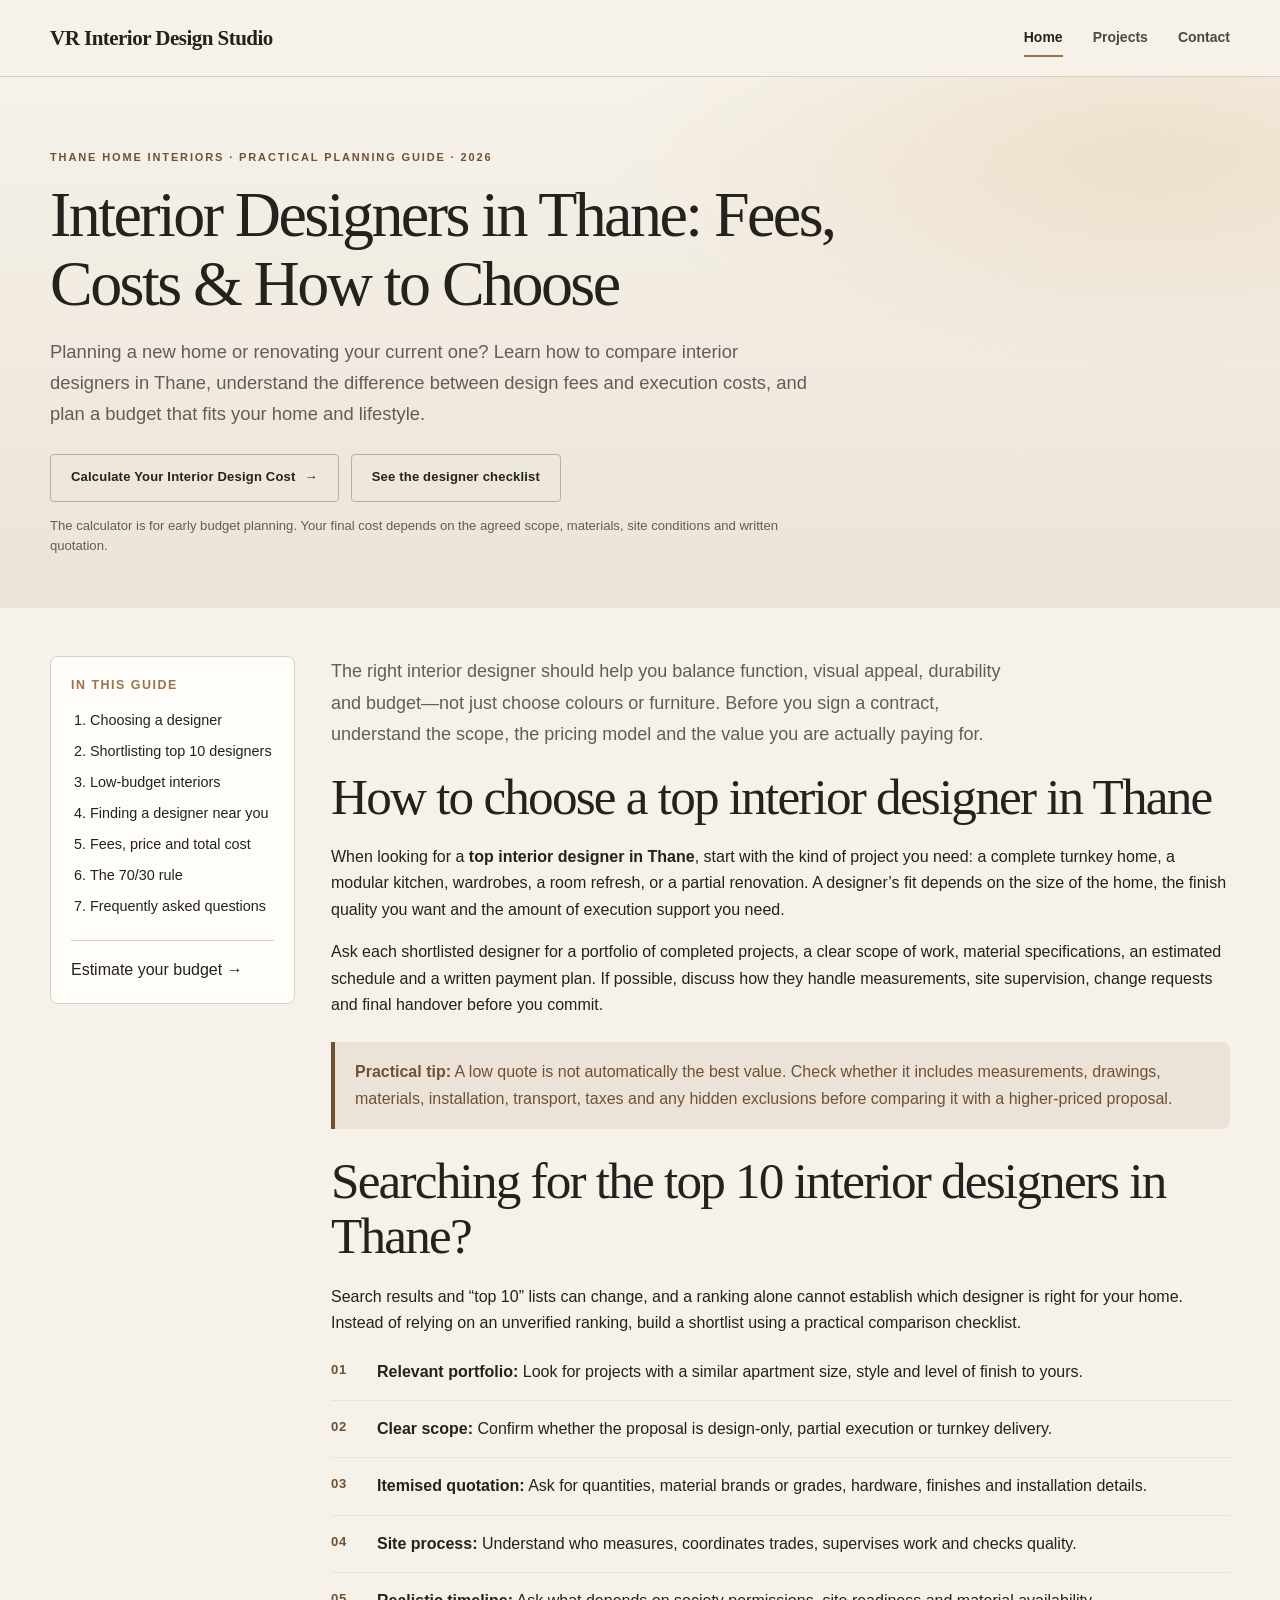
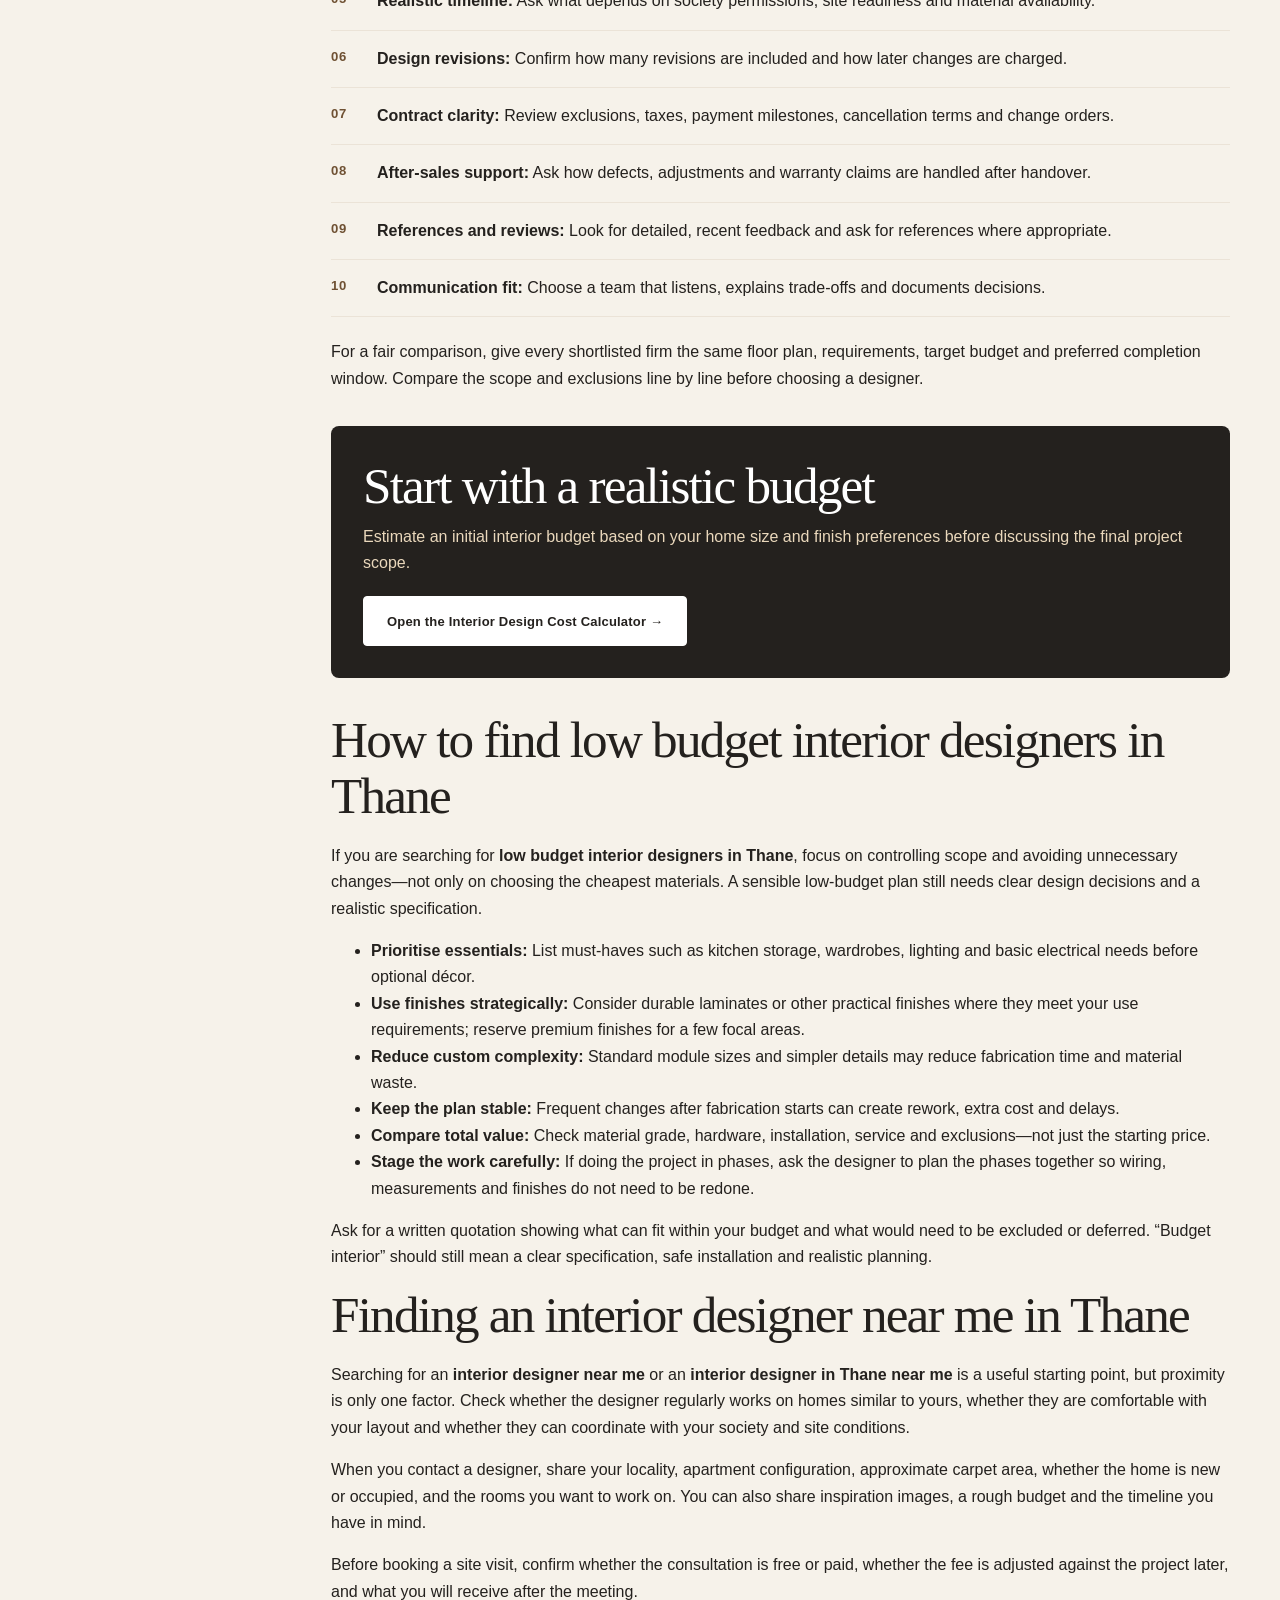
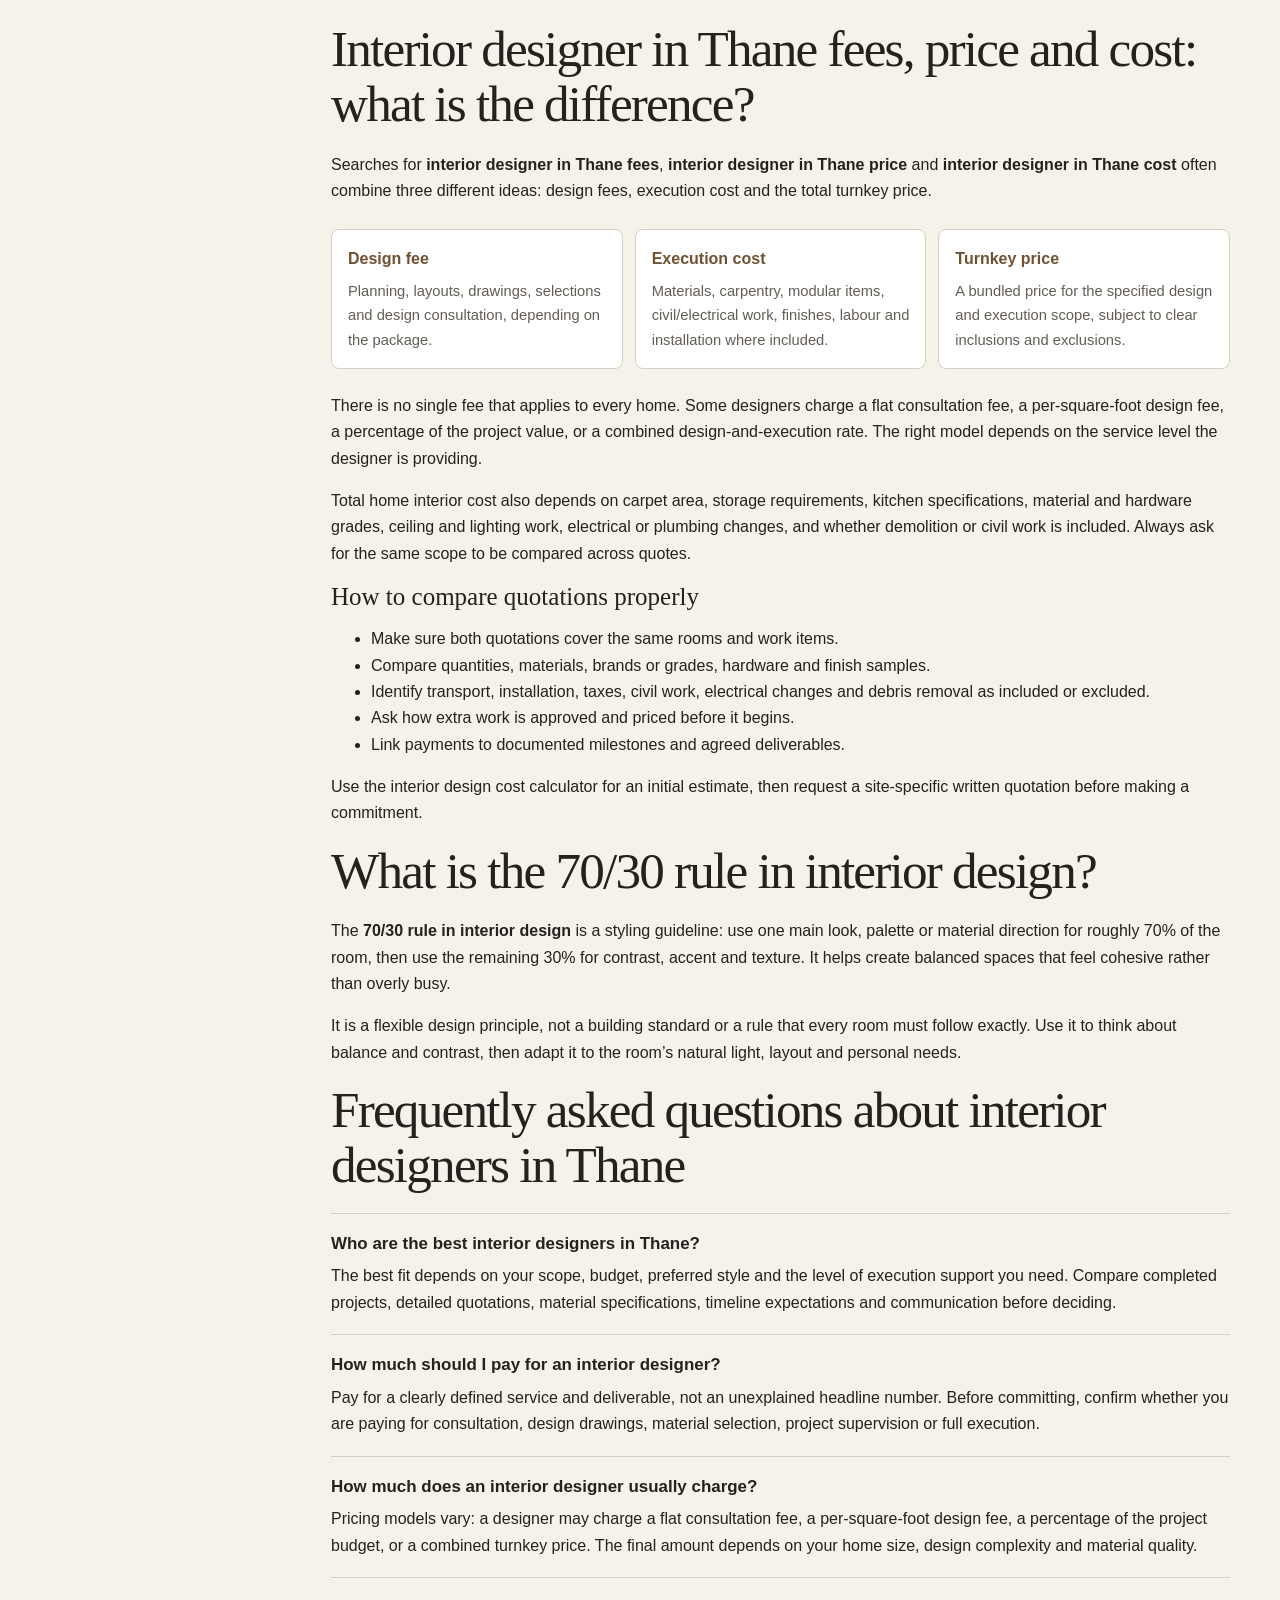
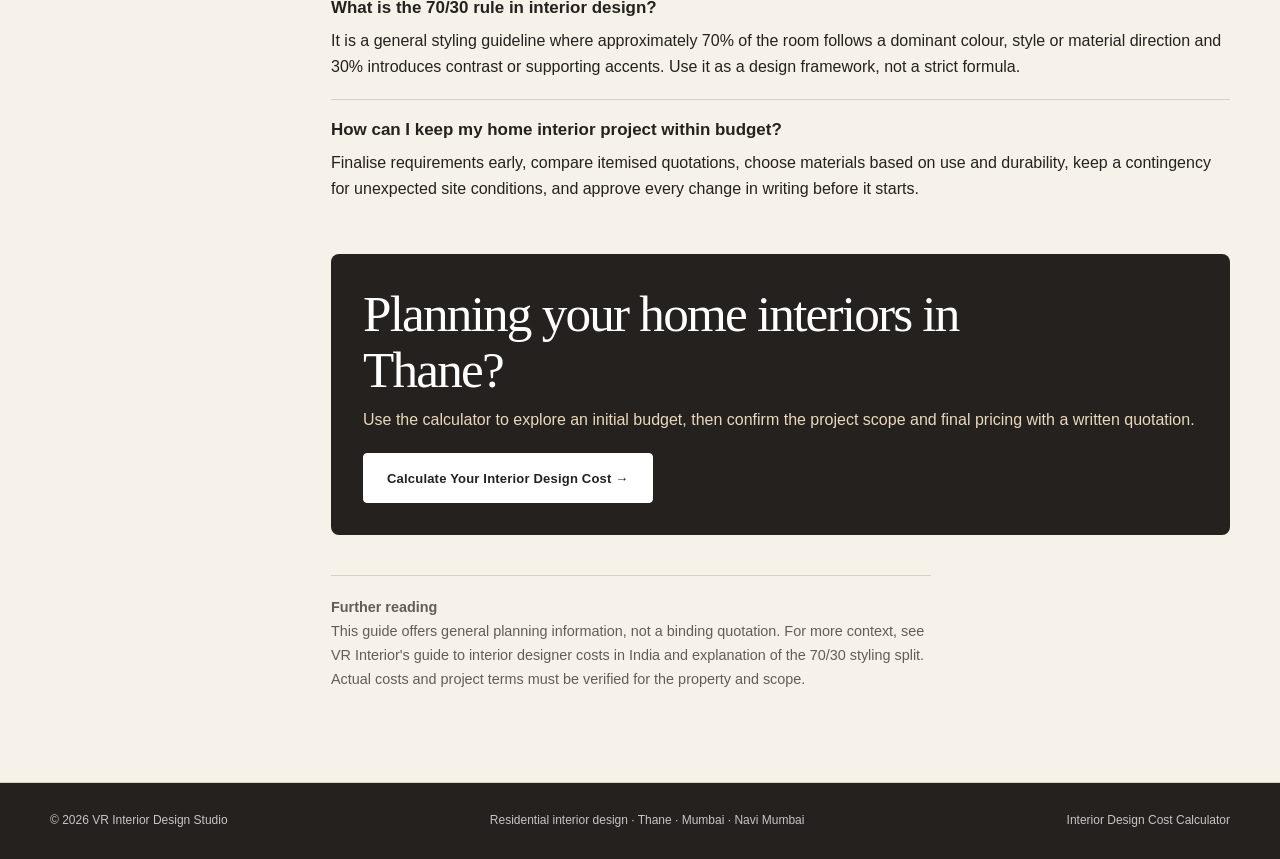
<file: blog/interior-designer-in-thane.html>
<!doctype html>
<html lang="en-IN">
<head>
  <meta charset="utf-8">
  <meta name="viewport" content="width=device-width, initial-scale=1">
  <meta name="robots" content="index,follow,max-image-preview:large">
  <title>Interior Designers in Thane: Fees, Costs & Tips | VR</title>
  <meta name="description" content="Compare interior designer fees in Thane, understand home interior costs, plan a low-budget makeover and learn how to shortlist designers. Try the cost calculator.">
  <!-- IMPORTANT: Update canonical/og:url if your CMS publishes this article at a different URL. -->
  <link rel="canonical" href="https://vrinteriorsdesignstudio.in/interior-designers-in-thane/">
<link rel="stylesheet" href="/css/style.css">
  <meta property="og:type" content="article">
  <meta property="og:site_name" content="VR Interior Design Studio">
  <meta property="og:title" content="Interior Designers in Thane: Fees, Costs & Tips">
  <meta property="og:description" content="A practical guide to comparing interior designers, planning a renovation budget and understanding design fees in Thane.">
  <meta property="og:url" content="https://vrinteriorsdesignstudio.in/interior-designers-in-thane/">
  <meta property="og:image" content="https://vrinteriorsdesignstudio.in/interior-designers-in-thane-guide.png">
  <meta property="og:image:width" content="1200">
  <meta property="og:image:height" content="630">
  <meta property="og:image:alt" content="Interior design in Thane: a guide to fees, costs and budget planning">
  <meta name="twitter:card" content="summary_large_image">
  <meta name="twitter:title" content="Interior Designers in Thane: Fees, Costs & Tips">
  <meta name="twitter:description" content="Understand design fees, home interior costs and how to compare designers in Thane.">
  <meta name="twitter:image" content="https://vrinteriorsdesignstudio.in/interior-designers-in-thane-guide.png">
  <meta name="theme-color" content="#f7f4ee">
  <script type="application/ld+json">
  {
    "@context": "https://schema.org",
    "@type": "BlogPosting",
    "headline": "Interior Designers in Thane: Fees, Costs & How to Choose",
    "description": "A practical guide to comparing interior designers in Thane, understanding fees and turnkey costs, planning a low-budget interior and using the 70/30 design rule.",
    "datePublished": "2026-10-17",
    "dateModified": "2026-10-17",
    "inLanguage": "en-IN",
    "mainEntityOfPage": {
      "@type": "WebPage",
      "@id": "https://vrinteriorsdesignstudio.in/interior-designers-in-thane/"
    },
    "author": {
      "@type": "Organization",
      "name": "VR Interior Design Studio",
      "url": "https://vrinteriorsdesignstudio.in/"
    },
    "publisher": {
      "@type": "Organization",
      "name": "VR Interior Design Studio",
      "url": "https://vrinteriorsdesignstudio.in/"
    },
    "image": "https://vrinteriorsdesignstudio.in/interior-designers-in-thane-guide.png",
    "about": [
      {"@type":"Thing","name":"Interior design in Thane"},
      {"@type":"Thing","name":"Interior design fees"},
      {"@type":"Thing","name":"Home renovation budgeting"}
    ]
  }
  </script>
  <style>
   /* Page-specific blog styles. Load after the shared main stylesheet. */
.skip{position:absolute;left:-9999px;top:8px;padding:10px;background:var(--white);z-index:10}
.skip:focus{left:16px}

/* Use one consistent centered width and gutter system for header, hero and article. */
.blog-page{width:100%;max-width:100%;min-width:0;overflow-x:clip}
.blog-page main{width:100%;min-width:0}
.blog-page .container{
  width:min(calc(100% - 48px),var(--container,1180px));
  max-width:1180px;
  margin-inline:auto;
}
.blog-page img,.blog-page svg,.blog-page video,.blog-page iframe{max-width:100%;height:auto}
.site-header,.blog-header-inner,.blog-brand,.blog-header-cta,.blog-hero,.content-layout,.toc,.blog-article{min-width:0;max-width:100%}

/* Header additions; shared typography, button and header layout come from main.css. */
.blog-brand{display:inline-flex;align-items:center;gap:10px;flex:0 1 auto;color:var(--text);text-decoration:none;white-space:normal;overflow-wrap:normal}
.brand-mark{display:grid;place-items:center;flex:0 0 34px;width:34px;height:34px;background:var(--dark);color:var(--white);border-radius:50%;font-family:Georgia,"Times New Roman",serif;font-size:1rem;font-weight:600;letter-spacing:0}
.blog-header-inner{gap:18px;flex-wrap:wrap}
.blog-header-cta{flex:0 1 auto;width:auto;max-width:100%;white-space:nowrap;text-align:center}
.toc-cta{color:var(--accent-dark);font-weight:700;text-decoration:none}
.toc-cta:hover{text-decoration:underline;text-underline-offset:3px}

/* Full-width hero background, with the inner text aligned to the same container gutters. */
.blog-hero{background:radial-gradient(ellipse at 90% 15%,rgba(234,216,188,.65),transparent 33%),linear-gradient(180deg,var(--bg),var(--bg-alt))}
.blog-hero .container{min-width:0}
.blog-hero .lead{max-width:72ch;margin-bottom:26px}
.blog-hero .eyebrow{max-width:100%;overflow-wrap:break-word}
.blog-hero h1{max-width:900px;overflow-wrap:normal;hyphens:auto}
.hero-note{max-width:76ch;font-size:.85rem;color:var(--muted);margin-top:12px}

/* Article + contents layout. Keep the grid from imposing a fixed minimum on its content. */
.content-layout{
  display:grid;
  width:min(calc(100% - 48px),var(--container,1180px));
  grid-template-columns:minmax(220px,245px) minmax(0,1fr);
  gap:clamp(24px,3vw,36px);
  align-items:start;
  margin-inline:auto;
  padding:clamp(32px,4vw,48px) 0 clamp(52px,6vw,76px);
}
.toc{position:sticky;top:24px;width:100%;min-width:0;background:var(--surface);border:1px solid var(--border);border-radius:var(--radius,8px);padding:20px}
.toc h2{font:800 .78rem/1.3 Arial,Helvetica,sans-serif;letter-spacing:.12em;text-transform:uppercase;margin:0 0 12px;color:var(--accent)}
.toc ol{padding-left:19px;margin:0}
.toc li{padding:5px 0;font-size:.9rem;line-height:1.45;overflow-wrap:normal}
.toc a:not(.toc-cta){color:var(--text);text-decoration:none}
.toc a:not(.toc-cta):hover{text-decoration:underline;text-underline-offset:3px}

.blog-article{
  width:100%;min-width:0;max-width:100%;
  background:var(--surface);border:1px solid var(--border);
  border-radius:var(--radius,8px);padding:clamp(24px,3vw,40px);
  box-shadow:var(--shadow);overflow-wrap:break-word;word-break:normal;
}
.blog-article>*{min-width:0}
.blog-article h2{max-width:24ch;font-size:clamp(1.65rem,2.5vw,2.2rem);margin:46px 0 16px;letter-spacing:-.025em;line-height:1.18;overflow-wrap:normal;hyphens:auto}
.blog-article h2:first-child{margin-top:0}
.blog-article h3{font-size:1.3rem;margin:26px 0 8px;line-height:1.25;overflow-wrap:normal;hyphens:auto}
.blog-article p{max-width:75ch;margin:0 0 17px;color:var(--text)}
.blog-article ul,.blog-article ol{max-width:75ch;padding-left:24px;margin:12px 0 22px}
.blog-article li{padding-left:4px;margin:7px 0;color:var(--text);overflow-wrap:break-word}
.blog-article a:not(.btn){color:var(--accent-dark);text-decoration:underline;text-underline-offset:3px;overflow-wrap:anywhere}
.blog-article a:not(.btn):hover{color:var(--accent);text-decoration-thickness:2px}
.note-box{max-width:100%;background:var(--bg-alt);border-left:4px solid var(--accent-dark);padding:17px 20px;border-radius:0 var(--radius,8px) var(--radius,8px) 0;margin:24px 0;color:var(--accent-dark);overflow-wrap:break-word}
.note-box p:last-child{margin-bottom:0}

.cost-grid{display:grid;grid-template-columns:repeat(3,minmax(0,1fr));gap:12px;margin:24px 0}
.cost-card{min-width:0;border:1px solid var(--border);border-radius:var(--radius,8px);padding:16px;background:var(--white)}
.cost-card strong{display:block;color:var(--accent-dark);font-size:1rem;margin-bottom:7px;overflow-wrap:break-word}
.cost-card span{display:block;font-size:.92rem;color:var(--muted);overflow-wrap:break-word}

.checklist{counter-reset:compare;list-style:none;padding:0;margin:22px 0}
.checklist li{counter-increment:compare;position:relative;padding:0 0 15px 46px;margin:0 0 15px;border-bottom:1px solid var(--bg-alt)}
.checklist li::before{content:counter(compare,decimal-leading-zero);position:absolute;left:0;top:0;color:var(--accent-dark);font-size:.82rem;font-weight:800;letter-spacing:.05em}

.cta-panel{min-width:0;margin:34px 0;padding:clamp(22px,3vw,32px);border-radius:var(--radius,8px);background:var(--dark);color:var(--white);overflow-wrap:break-word}
.cta-panel h2,.cta-panel h3{max-width:24ch;color:var(--white);margin:0 0 10px}
.cta-panel p{color:var(--accent-light);margin-bottom:20px}
.cta-panel .btn{max-width:100%;background:var(--white);color:var(--dark);border-color:var(--white);white-space:normal;text-align:center}
.cta-panel .btn:hover{background:var(--accent-light);border-color:var(--accent-light)}

.faq{min-width:0;border-top:1px solid var(--border);padding:18px 0}
.faq h3{font:700 1.06rem/1.4 Arial,Helvetica,sans-serif;letter-spacing:0;margin:0 0 8px;color:var(--text)}
.faq p{margin:0}
.sources{max-width:75ch;font-size:.9rem;color:var(--muted);border-top:1px solid var(--border);padding-top:20px;margin-top:40px;overflow-wrap:break-word}
.blog-article pre,.blog-article table{max-width:100%;overflow-x:auto}
/* Blog hero — scoped overrides for the shared site stylesheet */
.blog-hero {
  width: 100%;
  min-width: 0;
  padding: clamp(42px, 6vw, 72px) 0 clamp(32px, 4.5vw, 52px);
  background:
    radial-gradient(
      ellipse at 90% 15%,
      rgba(234, 216, 188, 0.65),
      transparent 33%
    ),
    linear-gradient(180deg, var(--bg), var(--bg-alt));
}

.blog-hero .blog-hero__shell {
  width: min(calc(100% - 48px), var(--container, 1180px));
  max-width: 100%;
  min-width: 0;
  margin-inline: auto;
}

.blog-hero .eyebrow {
  margin: 0 0 14px;
  line-height: 1.5;
  overflow-wrap: anywhere;
}

.blog-hero h1 {
  max-width: 850px;
  margin: 0 0 18px;
  font-size: clamp(2rem, 5.5vw, 4rem);
  line-height: 1.08;
  letter-spacing: -0.04em;
  overflow-wrap: anywhere;
}

.blog-hero .blog-hero__intro {
  max-width: 760px;
  margin: 0 0 24px;
  color: var(--muted);
  font-size: clamp(1rem, 1.6vw, 1.15rem);
  line-height: 1.7;
  overflow-wrap: anywhere;
}

.blog-hero .blog-hero__actions {
  display: flex;
  flex-wrap: wrap;
  align-items: center;
  gap: 12px;
  margin: 0;
  min-width: 0;
}

.blog-hero .blog-hero__actions .btn {
  display: inline-flex;
  align-items: center;
  justify-content: center;
  gap: 9px;
  width: auto;
  max-width: 100%;
  min-width: 0;
  min-height: 48px;
  padding: 12px 20px;
  line-height: 1.4;
  text-align: center;
  white-space: normal;
  overflow-wrap: anywhere;
}

.blog-hero .blog-hero__actions .btn span {
  flex: 0 0 auto;
}

.blog-hero .hero-note {
  max-width: 760px;
  margin: 14px 0 0;
  color: var(--muted);
  font-size: 0.82rem;
  line-height: 1.55;
  overflow-wrap: anywhere;
}

/* Tablet */
@media (max-width: 760px) {
  .blog-hero {
    padding: 46px 0 38px;
  }

  .blog-hero h1 {
    max-width: 100%;
    font-size: clamp(2rem, 6.5vw, 3rem);
  }

  .blog-hero .blog-hero__intro {
    margin-bottom: 20px;
  }
}

/* Mobile */
@media (max-width: 520px) {
  .blog-hero {
    padding: 36px 0 32px;
  }

  .blog-hero .blog-hero__shell {
    width: calc(100% - 24px);
  }

  .blog-hero .eyebrow {
    font-size: 0.7rem;
    letter-spacing: 0.1em;
  }

  .blog-hero h1 {
    font-size: clamp(1.9rem, 8.3vw, 2.5rem);
    line-height: 1.12;
    letter-spacing: -0.035em;
    margin-bottom: 16px;
  }

  .blog-hero .blog-hero__intro {
    font-size: 1rem;
    line-height: 1.65;
    margin-bottom: 18px;
  }

  .blog-hero .blog-hero__actions {
    flex-direction: column;
    align-items: stretch;
    width: 100%;
  }

  .blog-hero .blog-hero__actions .btn {
    width: 100%;
    padding: 12px 15px;
  }

  .blog-hero .hero-note {
    margin-top: 12px;
    font-size: 0.78rem;
  }
}

@media (prefers-reduced-motion: reduce) {
  .blog-hero .blog-hero__actions .btn:hover {
    transform: none;
  }
}
@media(max-width:960px){
  .content-layout{grid-template-columns:minmax(0,1fr);gap:22px;padding-top:32px;padding-bottom:56px}
  .toc{position:static;width:100%}
  .toc ol{columns:2;column-gap:28px}
  .blog-article{padding:clamp(24px,4vw,34px)}
}
@media(max-width:760px){
  .blog-hero{padding:clamp(34px,7vw,48px) 0 clamp(30px,6vw,40px)}
  .blog-hero h1{max-width:100%;font-size:clamp(2rem,7.2vw,2.8rem);line-height:1.1;letter-spacing:-.035em}
  .blog-hero .lead{max-width:100%;font-size:1rem;line-height:1.65}
  .blog-hero .actions{align-items:stretch}
  .blog-hero .actions .btn{width:100%;max-width:100%;white-space:normal;text-align:center}
  .content-layout{gap:20px}
}
@media(max-width:520px){
  /* Consistent 18px page gutters. Do not inherit the site's narrower 12px mobile gutter here. */
  .blog-page .container,.content-layout{width:calc(100% - 36px)}
  .blog-header-inner{gap:10px;flex-wrap:wrap;padding-block:10px;align-items:center}
  .blog-brand{flex:1 1 135px;min-width:0;max-width:100%;font-size:clamp(.8rem,3.8vw,.95rem);line-height:1.2;white-space:normal}
  .brand-mark{flex:0 0 30px;width:30px;height:30px}
  .site-header .blog-header-cta{width:auto!important;flex:0 1 auto;max-width:100%;min-height:40px;padding:9px 11px;font-size:clamp(.68rem,3.1vw,.78rem);line-height:1.25;white-space:normal;overflow-wrap:normal}
  .content-layout{padding-top:26px;padding-bottom:44px}
  .toc{padding:18px}
  .toc ol{columns:1;padding-left:20px}
  .blog-article{border-radius:var(--radius,8px);padding:22px 20px}
  .blog-article h2{font-size:clamp(1.45rem,5.4vw,1.8rem);line-height:1.2;letter-spacing:-.02em;margin:34px 0 12px}
  .blog-article h3{font-size:1.15rem;line-height:1.3;margin:22px 0 8px}
  .blog-article p,.blog-article li{font-size:.96rem;line-height:1.65}
  .note-box{padding:15px 16px}
  .cost-grid{grid-template-columns:minmax(0,1fr);gap:10px}
  .cost-card{padding:16px}
  .cta-panel{padding:21px 18px}
  .cta-panel .btn{display:flex;width:100%;max-width:100%;white-space:normal;text-align:center}
  .faq h3{font-size:1rem}
}
@media(max-width:360px){
  .blog-page .container,.content-layout{width:calc(100% - 32px)}
  .blog-header-inner{gap:8px}
  .blog-brand{flex-basis:122px;font-size:.76rem}
  .site-header .blog-header-cta{padding:8px 9px;font-size:.66rem}
  .blog-article{padding:18px 16px}
}
@media(prefers-reduced-motion:reduce){.blog-hero .actions .btn:hover{transform:none}}
</style>
</head>
<body>
  <header class="site-header">
  <div class="container header-inner">
    <a class="brand" href="https://vrinteriorsdesignstudio.in" aria-label="VR Interior Design Studio home">VR Interior Design Studio</a>
    <button class="nav-toggle" type="button" aria-expanded="false" aria-controls="site-nav" aria-label="Open navigation">
      <span></span><span></span><span></span>
    </button>
    <nav class="nav" id="site-nav" aria-label="Main navigation">
      <a href="/index.html" aria-current="page">Home</a>
      <a href="/work.html">Projects</a>
      <a href="/contact.html">Contact</a>
    </nav>
  </div></header>

<main>
  <section class="blog-hero">
    <div class="shell blog-hero__shell">
      <div class="eyebrow">
        Thane home interiors · Practical planning guide · 2026
      </div>

      <h1>Interior Designers in Thane: Fees, Costs &amp; How to Choose</h1>

      <p class="blog-hero__intro">
        Planning a new home or renovating your current one? Learn how to
        compare interior designers in Thane, understand the difference
        between design fees and execution costs, and plan a budget that
        fits your home and lifestyle.
      </p>

      <div class="actions blog-hero__actions">
        <a
          class="btn"
          href="https://vrinteriorsdesignstudio.in/thane-residential-interior-design-cost.html"
        >
          Calculate Your Interior Design Cost
          <span aria-hidden="true">→</span>
        </a>

        <a class="btn btn-secondary" href="#designer-checklist">
          See the designer checklist
        </a>
      </div>

      <p class="hero-note">
        The calculator is for early budget planning. Your final cost depends
        on the agreed scope, materials, site conditions and written quotation.
      </p>
    </div>
  </section>

    <div class="shell content-layout">
      <nav class="toc" aria-label="Article contents">
        <h2>In this guide</h2>
        <ol>
          <li><a href="#choose">Choosing a designer</a></li>
          <li><a href="#top-ten">Shortlisting top 10 designers</a></li>
          <li><a href="#budget">Low-budget interiors</a></li>
          <li><a href="#near-me">Finding a designer near you</a></li>
          <li><a href="#fees-cost">Fees, price and total cost</a></li>
          <li><a href="#rule">The 70/30 rule</a></li>
          <li><a href="#faqs">Frequently asked questions</a></li>
        </ol>
        <div style="margin-top:18px;padding-top:16px;border-top:1px solid var(--border)">
          <a class="toplink" href="https://vrinteriorsdesignstudio.in/thane-residential-interior-design-cost.html">Estimate your budget →</a>
        </div>
      </nav>

      <article>
        <p class="lead">The right interior designer should help you balance function, visual appeal, durability and budget—not just choose colours or furniture. Before you sign a contract, understand the scope, the pricing model and the value you are actually paying for.</p>

        <h2 id="choose">How to choose a top interior designer in Thane</h2>
        <p>When looking for a <strong>top interior designer in Thane</strong>, start with the kind of project you need: a complete turnkey home, a modular kitchen, wardrobes, a room refresh, or a partial renovation. A designer’s fit depends on the size of the home, the finish quality you want and the amount of execution support you need.</p>
        <p>Ask each shortlisted designer for a portfolio of completed projects, a clear scope of work, material specifications, an estimated schedule and a written payment plan. If possible, discuss how they handle measurements, site supervision, change requests and final handover before you commit.</p>
        <div class="note-box"><p><strong>Practical tip:</strong> A low quote is not automatically the best value. Check whether it includes measurements, drawings, materials, installation, transport, taxes and any hidden exclusions before comparing it with a higher-priced proposal.</p></div>

        <h2 id="top-ten">Searching for the top 10 interior designers in Thane?</h2>
        <p id="designer-checklist">Search results and “top 10” lists can change, and a ranking alone cannot establish which designer is right for your home. Instead of relying on an unverified ranking, build a shortlist using a practical comparison checklist.</p>
        <ol class="checklist">
          <li><strong>Relevant portfolio:</strong> Look for projects with a similar apartment size, style and level of finish to yours.</li>
          <li><strong>Clear scope:</strong> Confirm whether the proposal is design-only, partial execution or turnkey delivery.</li>
          <li><strong>Itemised quotation:</strong> Ask for quantities, material brands or grades, hardware, finishes and installation details.</li>
          <li><strong>Site process:</strong> Understand who measures, coordinates trades, supervises work and checks quality.</li>
          <li><strong>Realistic timeline:</strong> Ask what depends on society permissions, site readiness and material availability.</li>
          <li><strong>Design revisions:</strong> Confirm how many revisions are included and how later changes are charged.</li>
          <li><strong>Contract clarity:</strong> Review exclusions, taxes, payment milestones, cancellation terms and change orders.</li>
          <li><strong>After-sales support:</strong> Ask how defects, adjustments and warranty claims are handled after handover.</li>
          <li><strong>References and reviews:</strong> Look for detailed, recent feedback and ask for references where appropriate.</li>
          <li><strong>Communication fit:</strong> Choose a team that listens, explains trade-offs and documents decisions.</li>
        </ol>
        <p>For a fair comparison, give every shortlisted firm the same floor plan, requirements, target budget and preferred completion window. Compare the scope and exclusions line by line before choosing a designer.</p>

        <div class="cta-panel">
          <h2>Start with a realistic budget</h2>
          <p>Estimate an initial interior budget based on your home size and finish preferences before discussing the final project scope.</p>
          <a class="btn" href="https://vrinteriorsdesignstudio.in/thane-residential-interior-design-cost.html">Open the Interior Design Cost Calculator →</a>
        </div>

        <h2 id="budget">How to find low budget interior designers in Thane</h2>
        <p>If you are searching for <strong>low budget interior designers in Thane</strong>, focus on controlling scope and avoiding unnecessary changes—not only on choosing the cheapest materials. A sensible low-budget plan still needs clear design decisions and a realistic specification.</p>
        <ul>
          <li><strong>Prioritise essentials:</strong> List must-haves such as kitchen storage, wardrobes, lighting and basic electrical needs before optional décor.</li>
          <li><strong>Use finishes strategically:</strong> Consider durable laminates or other practical finishes where they meet your use requirements; reserve premium finishes for a few focal areas.</li>
          <li><strong>Reduce custom complexity:</strong> Standard module sizes and simpler details may reduce fabrication time and material waste.</li>
          <li><strong>Keep the plan stable:</strong> Frequent changes after fabrication starts can create rework, extra cost and delays.</li>
          <li><strong>Compare total value:</strong> Check material grade, hardware, installation, service and exclusions—not just the starting price.</li>
          <li><strong>Stage the work carefully:</strong> If doing the project in phases, ask the designer to plan the phases together so wiring, measurements and finishes do not need to be redone.</li>
        </ul>
        <p>Ask for a written quotation showing what can fit within your budget and what would need to be excluded or deferred. “Budget interior” should still mean a clear specification, safe installation and realistic planning.</p>

        <h2 id="near-me">Finding an interior designer near me in Thane</h2>
        <p>Searching for an <strong>interior designer near me</strong> or an <strong>interior designer in Thane near me</strong> is a useful starting point, but proximity is only one factor. Check whether the designer regularly works on homes similar to yours, whether they are comfortable with your layout and whether they can coordinate with your society and site conditions.</p>
        <p>When you contact a designer, share your locality, apartment configuration, approximate carpet area, whether the home is new or occupied, and the rooms you want to work on. You can also share inspiration images, a rough budget and the timeline you have in mind.</p>
        <p>Before booking a site visit, confirm whether the consultation is free or paid, whether the fee is adjusted against the project later, and what you will receive after the meeting.</p>

        <h2 id="fees-cost">Interior designer in Thane fees, price and cost: what is the difference?</h2>
        <p>Searches for <strong>interior designer in Thane fees</strong>, <strong>interior designer in Thane price</strong> and <strong>interior designer in Thane cost</strong> often combine three different ideas: design fees, execution cost and the total turnkey price.</p>
        <div class="cost-grid">
          <div class="cost-card"><strong>Design fee</strong><span>Planning, layouts, drawings, selections and design consultation, depending on the package.</span></div>
          <div class="cost-card"><strong>Execution cost</strong><span>Materials, carpentry, modular items, civil/electrical work, finishes, labour and installation where included.</span></div>
          <div class="cost-card"><strong>Turnkey price</strong><span>A bundled price for the specified design and execution scope, subject to clear inclusions and exclusions.</span></div>
        </div>
        <p>There is no single fee that applies to every home. Some designers charge a flat consultation fee, a per-square-foot design fee, a percentage of the project value, or a combined design-and-execution rate. The right model depends on the service level the designer is providing.</p>
        <p>Total home interior cost also depends on carpet area, storage requirements, kitchen specifications, material and hardware grades, ceiling and lighting work, electrical or plumbing changes, and whether demolition or civil work is included. Always ask for the same scope to be compared across quotes.</p>
        <h3>How to compare quotations properly</h3>
        <ul>
          <li>Make sure both quotations cover the same rooms and work items.</li>
          <li>Compare quantities, materials, brands or grades, hardware and finish samples.</li>
          <li>Identify transport, installation, taxes, civil work, electrical changes and debris removal as included or excluded.</li>
          <li>Ask how extra work is approved and priced before it begins.</li>
          <li>Link payments to documented milestones and agreed deliverables.</li>
        </ul>
        <p>Use the <a href="https://vrinteriorsdesignstudio.in/thane-residential-interior-design-cost.html">interior design cost calculator</a> for an initial estimate, then request a site-specific written quotation before making a commitment.</p>

        <h2 id="rule">What is the 70/30 rule in interior design?</h2>
        <p>The <strong>70/30 rule in interior design</strong> is a styling guideline: use one main look, palette or material direction for roughly 70% of the room, then use the remaining 30% for contrast, accent and texture. It helps create balanced spaces that feel cohesive rather than overly busy.</p>
        <p>It is a flexible design principle, not a building standard or a rule that every room must follow exactly. Use it to think about balance and contrast, then adapt it to the room’s natural light, layout and personal needs.</p>

        <h2 id="faqs">Frequently asked questions about interior designers in Thane</h2>
        <section class="faq">
          <h3>Who are the best interior designers in Thane?</h3>
          <p>The best fit depends on your scope, budget, preferred style and the level of execution support you need. Compare completed projects, detailed quotations, material specifications, timeline expectations and communication before deciding.</p>
        </section>
        <section class="faq">
          <h3>How much should I pay for an interior designer?</h3>
          <p>Pay for a clearly defined service and deliverable, not an unexplained headline number. Before committing, confirm whether you are paying for consultation, design drawings, material selection, project supervision or full execution.</p>
        </section>
        <section class="faq">
          <h3>How much does an interior designer usually charge?</h3>
          <p>Pricing models vary: a designer may charge a flat consultation fee, a per-square-foot design fee, a percentage of the project budget, or a combined turnkey price. The final amount depends on your home size, design complexity and material quality.</p>
        </section>
        <section class="faq">
          <h3>What is the 70/30 rule in interior design?</h3>
          <p>It is a general styling guideline where approximately 70% of the room follows a dominant colour, style or material direction and 30% introduces contrast or supporting accents. Use it as a design framework, not a strict formula.</p>
        </section>
        <section class="faq">
          <h3>How can I keep my home interior project within budget?</h3>
          <p>Finalise requirements early, compare itemised quotations, choose materials based on use and durability, keep a contingency for unexpected site conditions, and approve every change in writing before it starts.</p>
        </section>

        <div class="cta-panel">
          <h2>Planning your home interiors in Thane?</h2>
          <p>Use the calculator to explore an initial budget, then confirm the project scope and final pricing with a written quotation.</p>
          <a class="btn" href="https://vrinteriorsdesignstudio.in/thane-residential-interior-design-cost.html">Calculate Your Interior Design Cost →</a>
        </div>

         <div class="sources">
          <strong>Further reading</strong>
          <p>This guide offers general planning information, not a binding quotation. For more context, see VR Interior's guide to interior designer costs in India</a> and explanation of the 70/30 styling split</a>. Actual costs and project terms must be verified for the property and scope.</p>
        </div>
      </article>
    </div>
  </main>

<footer class="footer">
	<div class="container footer-inner">
		<div>© <span data-year="">2026</span> VR Interior Design Studio</div>
		<div>Residential interior design · Thane · Mumbai · Navi Mumbai</div>
		<a href="https://vrinteriorsdesignstudio.in/thane-residential-interior-design-cost.html">Interior Design Cost Calculator</a>
  </div>
</footer>
	
</body>
</html>
</file>
<file: css/style.css>
:root {
  --bg: #f6f2ea;
  --bg-alt: #ebe3d7;
  --surface: #fffdf9;
  --text: #24211e;
  --muted: #625d56;
  --dark: #24211e;
  --border: #d8d0c4;
  --accent: #9b7449;
  --accent-dark: #6f5133;
  --accent-light: #ead8bc;
  --white: #fff;
  --container: 1180px;
  --radius: 8px;
  --shadow: 0 18px 50px rgba(38, 32, 25, .10);
}

*, *::before, *::after { box-sizing: border-box; }
html { scroll-behavior: smooth; }
body {
  margin: 0;
  background: var(--bg);
  color: var(--text);
  font-family: Arial, Helvetica, sans-serif;
  line-height: 1.65;
  -webkit-font-smoothing: antialiased;
  text-rendering: optimizeLegibility;
}
img { display: block; max-width: 100%; }
a { color: inherit; text-decoration: none; }
button, input, textarea, select { font: inherit; }
button { cursor: pointer; }

.container { 
  width: min(calc(100% - 48px), 
  var(--container)); 
  margin-inline: auto; }

/* Header */
.site-header {
  position: sticky;
  top: 0;
  z-index: 1000;
  background: rgba(246, 242, 234, .96);
  border-bottom: 1px solid var(--border);
  backdrop-filter: blur(12px);
}
.header-inner {
  min-height: 76px;
  display: flex;
  align-items: center;
  justify-content: space-between;
  gap: 28px;
}
.brand {
  font-family: Georgia, "Times New Roman", serif;
  font-size: 21px;
  font-weight: 600;
  letter-spacing: -.025em;
  white-space: nowrap;
}
.nav { display: flex; align-items: center; gap: 30px; }
.nav a {
  position: relative;
  color: #4d4842;
  font-size: 14px;
  font-weight: 600;
  padding: 8px 0;
}
.nav a::after {
  content: "";
  position: absolute;
  left: 0;
  right: 100%;
  bottom: 1px;
  height: 2px;
  background: var(--accent);
  transition: right .2s ease;
}
.nav a:hover::after, .nav a[aria-current="page"]::after { right: 0; }
.nav a:hover, .nav a[aria-current="page"] { color: var(--text); }
.nav-toggle {
  display: none;
  width: 44px;
  height: 44px;
  padding: 9px;
  border: 1px solid var(--border);
  border-radius: 6px;
  background: transparent;
}
.nav-toggle span { display: block; height: 2px; margin: 5px 0; background: var(--text); }

/* Type */
h1, h2, h3 {
  margin-top: 0;
  font-family: Georgia, "Times New Roman", serif;
  font-weight: 400;
  line-height: 1.08;
  color: var(--text);
}
h1 { margin-bottom: 24px; font-size: clamp(46px, 6vw, 80px); letter-spacing: -.045em; }
h2 { margin-bottom: 20px; font-size: clamp(34px, 4vw, 56px); letter-spacing: -.035em; }
h3 { margin-bottom: 12px; font-size: 25px; }
p { margin-top: 0; }
.lead { max-width: 700px; color: var(--muted); font-size: 18px; line-height: 1.75; }
.eyebrow {
  margin-bottom: 14px;
  color: var(--accent-dark);
  font-size: 11px;
  font-weight: 800;
  letter-spacing: .17em;
  line-height: 1.4;
  text-transform: uppercase;
}
.light-eyebrow { color: var(--accent-light); }

/* Buttons */
.actions { display: flex; flex-wrap: wrap; align-items: center; gap: 12px; margin-top: 30px; }
.btn {
  display: inline-flex;
  min-height: 50px;
  align-items: center;
  justify-content: center;
  gap: 10px;
  padding: 13px 23px;
  border: 1px solid #b8afa3;
  border-radius: 4px;
  background: transparent;
  color: var(--text);
  font-size: 13px;
  font-weight: 700;
  letter-spacing: .015em;
  transition: transform .2s ease, background .2s ease, color .2s ease, border-color .2s ease;
}
.btn:hover { transform: translateY(-2px); border-color: var(--text); }
.btn.primary { background: var(--dark); border-color: var(--dark); color: var(--white); }
.btn.primary:hover { background: #3b3530; border-color: #3b3530; }

/* Hero */
.hero { padding: 50px 0 40px; }
.hero-grid {
  display: grid;
  grid-template-columns: minmax(0, .92fr) minmax(420px, 1.08fr);
  align-items: center;
  gap: 56px;
}
.hero-grid > div:first-child { min-width: 0; }
.hero-card {
  position: relative;
  width: 100%;
  aspect-ratio: 4 / 5;
  overflow: hidden;
  border-radius: 4px;
  background: #d9d0c1;
  box-shadow: var(--shadow);
}
.hero-arch { position: absolute; inset: 0; overflow: hidden; }
.hero-image { width: 100%; height: 100%; max-width: none; object-fit: cover; object-position: center; }
.hero-sofa, .hero-table { display: none; }
.caption {
  position: absolute;
  z-index: 2;
  left: 0; right: 0; bottom: 0;
  padding: 88px 38px 32px;
  color: var(--white);
  background: linear-gradient(to top, rgba(18,16,14,.84), rgba(18,16,14,0));
}
.caption h3 { max-width: 570px; margin-bottom: 0; color: var(--white); font-size: clamp(24px, 3vw, 37px); }

/* Sections */
.section { padding: 96px 0; }
.section.alt { background: var(--bg-alt); }
.section-intro { margin-bottom: 42px; }
.split { display: grid; grid-template-columns: minmax(0, .8fr) minmax(0, 1.2fr); gap: 64px; }
.kicker { max-width: 520px; }

/* Service cards */
.cards { display: grid; grid-template-columns: repeat(2, minmax(0, 1fr)); gap: 16px; }
.card {
  min-height: 180px;
  padding: 28px;
  border: 1px solid var(--border);
  border-radius: var(--radius);
  background: rgba(255,255,255,.48);
}
.card .eyebrow { margin-bottom: 18px; }
.card h3 { font-size: 23px; }
.card p { margin-bottom: 0; color: var(--muted); font-size: 15px; }

/* Stats */
.stats {
  display: grid;
  grid-template-columns: repeat(3, minmax(0, 1fr));
  grid-column: 1 / -1;
  margin-top: 16px;
  border-top: 1px solid var(--border);
  border-bottom: 1px solid var(--border);
}
.stat { min-height: 116px; display: flex; flex-direction: column; justify-content: center; padding: 18px; }
.stat + .stat { border-left: 1px solid var(--border); }
.stat strong { margin-bottom: 4px; font-family: Georgia, "Times New Roman", serif; font-size: 31px; font-weight: 400; }
.stat span { color: var(--muted); font-size: 12px; font-weight: 700; letter-spacing: .07em; text-transform: uppercase; }

/* Portfolio grid: fixed aspect ratio prevents image fluctuation */
.work-grid { display: grid; grid-template-columns: repeat(2, minmax(0, 1fr)); gap: 22px; }
.project {
  position: relative;
  display: block;
  min-width: 0;
  overflow: hidden;
  isolation: isolate;
  border-radius: 4px;
  background: #c9c0b3;
}
.project-bg {
  position: relative;
  width: 100%;
  aspect-ratio: 16 / 10;
  overflow: hidden;
  background: #c9c0b3;
}
.project-bg img {
  position: absolute;
  inset: 0;
  width: 100%;
  height: 100%;
  max-width: none;
  object-fit: cover;
  object-position: center;
  transition: transform .6s cubic-bezier(.2,.65,.25,1);
}
.project:hover .project-bg img { transform: scale(1.035); }
.project::after {
  content: "";
  position: absolute;
  inset: 0;
  z-index: 1;
  pointer-events: none;
  background: linear-gradient(to top, rgba(16,15,13,.82) 0%, rgba(16,15,13,.22) 42%, rgba(16,15,13,0) 70%);
}
.project-copy {
  position: absolute;
  z-index: 2;
  left: 0; right: 0; bottom: 0;
  padding: 38px 30px 27px;
  color: var(--white);
}
.project-copy span {
  display: block;
  margin-bottom: 7px;
  color: #f1dfc5;
  font-size: 10px;
  font-weight: 800;
  letter-spacing: .14em;
  text-transform: uppercase;
}
.project-copy h3 { margin-bottom: 0; color: var(--white); font-size: clamp(23px, 2.4vw, 33px); }
.project-copy p { margin: 5px 0 0; color: rgba(255,255,255,.82); }

/* Page head */
.page-head { padding: 78px 0 64px; border-bottom: 1px solid var(--border); }
.page-head .lead { max-width: 780px; }

/* Contact */
.contact-section { padding-top: 28px; }
.contact-grid { display: grid; grid-template-columns: repeat(2, minmax(0, 1fr)); gap: 22px; }
.contact-panel {
  padding: 42px;
  border: 1px solid var(--border);
  border-radius: var(--radius);
  background: rgba(255,255,255,.48);
}
.contact-panel h2 { font-size: clamp(31px, 4vw, 48px); }
.contact-panel p { color: var(--muted); }
.info-row { padding: 18px 0; border-top: 1px solid var(--border); }
.info-row small { display: block; margin-bottom: 4px; color: var(--accent-dark); font-size: 10px; font-weight: 800; letter-spacing: .15em; text-transform: uppercase; }
.info-row a { color: var(--text); font-weight: 700; overflow-wrap: anywhere; }
.enquiry-btn { width: 100%; min-height: 58px; justify-content: space-between; padding-inline: 22px; font-size: 14px; }
.btn-arrow { font-size: 20px; line-height: 1; }
.form-note { margin: 14px 0 0; font-size: 12px; color: var(--muted) !important; }

/* Footer */
.footer { padding: 28px 0; border-top: 1px solid var(--border); background: var(--dark); color: rgba(255,255,255,.74); }
.footer-inner { display: flex; align-items: center; justify-content: space-between; gap: 24px; font-size: 12px; }

:focus-visible { outline: 3px solid var(--accent); outline-offset: 4px; }

/* Tablet */
@media (max-width: 1000px) {
  .hero-grid { grid-template-columns: 1fr; gap: 48px; }
  .hero-card { width: min(100%, 720px); margin-inline: auto; }
  .split, .contact-grid { grid-template-columns: 1fr; gap: 38px; }
}

/* Mobile */
@media (max-width: 760px) {
  .container { width: min(calc(100% - 48px), var(--container)); margin-inline: auto; }
  .header-inner { min-height: 68px; }
  .nav-toggle { display: block; }
  .nav {
    position: absolute;
    top: calc(100% + 1px);
    left: 16px;
    right: 16px;
    display: none;
    flex-direction: column;
    align-items: stretch;
    gap: 0;
    padding: 8px;
    border: 1px solid var(--border);
    border-radius: 8px;
    background: var(--bg);
    box-shadow: var(--shadow);
  }
  .nav.open { display: flex; }
  .nav a { padding: 13px 12px; }
  .nav a::after { display: none; }
  .hero { padding: 58px 0 70px; }
  h1 { font-size: clamp(42px, 13vw, 64px); }
  h2 { font-size: clamp(34px, 10vw, 49px); }
  .lead { font-size: 16px; line-height: 1.7; }
  .hero-card { aspect-ratio: 4 / 5; }
  .caption { padding: 72px 24px 24px; }
  .caption h3 { font-size: 26px; }
  .section { padding: 72px 0; }
  .cards, .work-grid { grid-template-columns: 1fr; }
  .project-bg { aspect-ratio: 4 / 3; }
  .project-copy { padding: 32px 23px 23px; }
  .project-copy h3 { font-size: 26px; }
  .stats { grid-template-columns: 1fr; }
  .stat { min-height: 88px; }
  .stat + .stat { border-top: 1px solid var(--border); border-left: 0; }
  .contact-panel { padding: 29px 23px; }
  .page-head { padding: 58px 0 48px; }
  .footer-inner { flex-direction: column; align-items: flex-start; gap: 7px; }
}

@media (max-width: 480px) {
  .container { width: min(calc(100% - 24px), var(--container)); }
  .brand { font-size: 18px; max-width: 245px; white-space: normal; line-height: 1.15; }
  .actions { flex-direction: column; align-items: stretch; }
  .btn { width: 100%; }
  .hero-card { aspect-ratio: 3 / 4; }
  .project-bg { aspect-ratio: 4 / 3; }
}

@media (prefers-reduced-motion: reduce) {
  html { scroll-behavior: auto; }
  *, *::before, *::after { transition-duration: .01ms !important; animation-duration: .01ms !important; }
}
</file>
